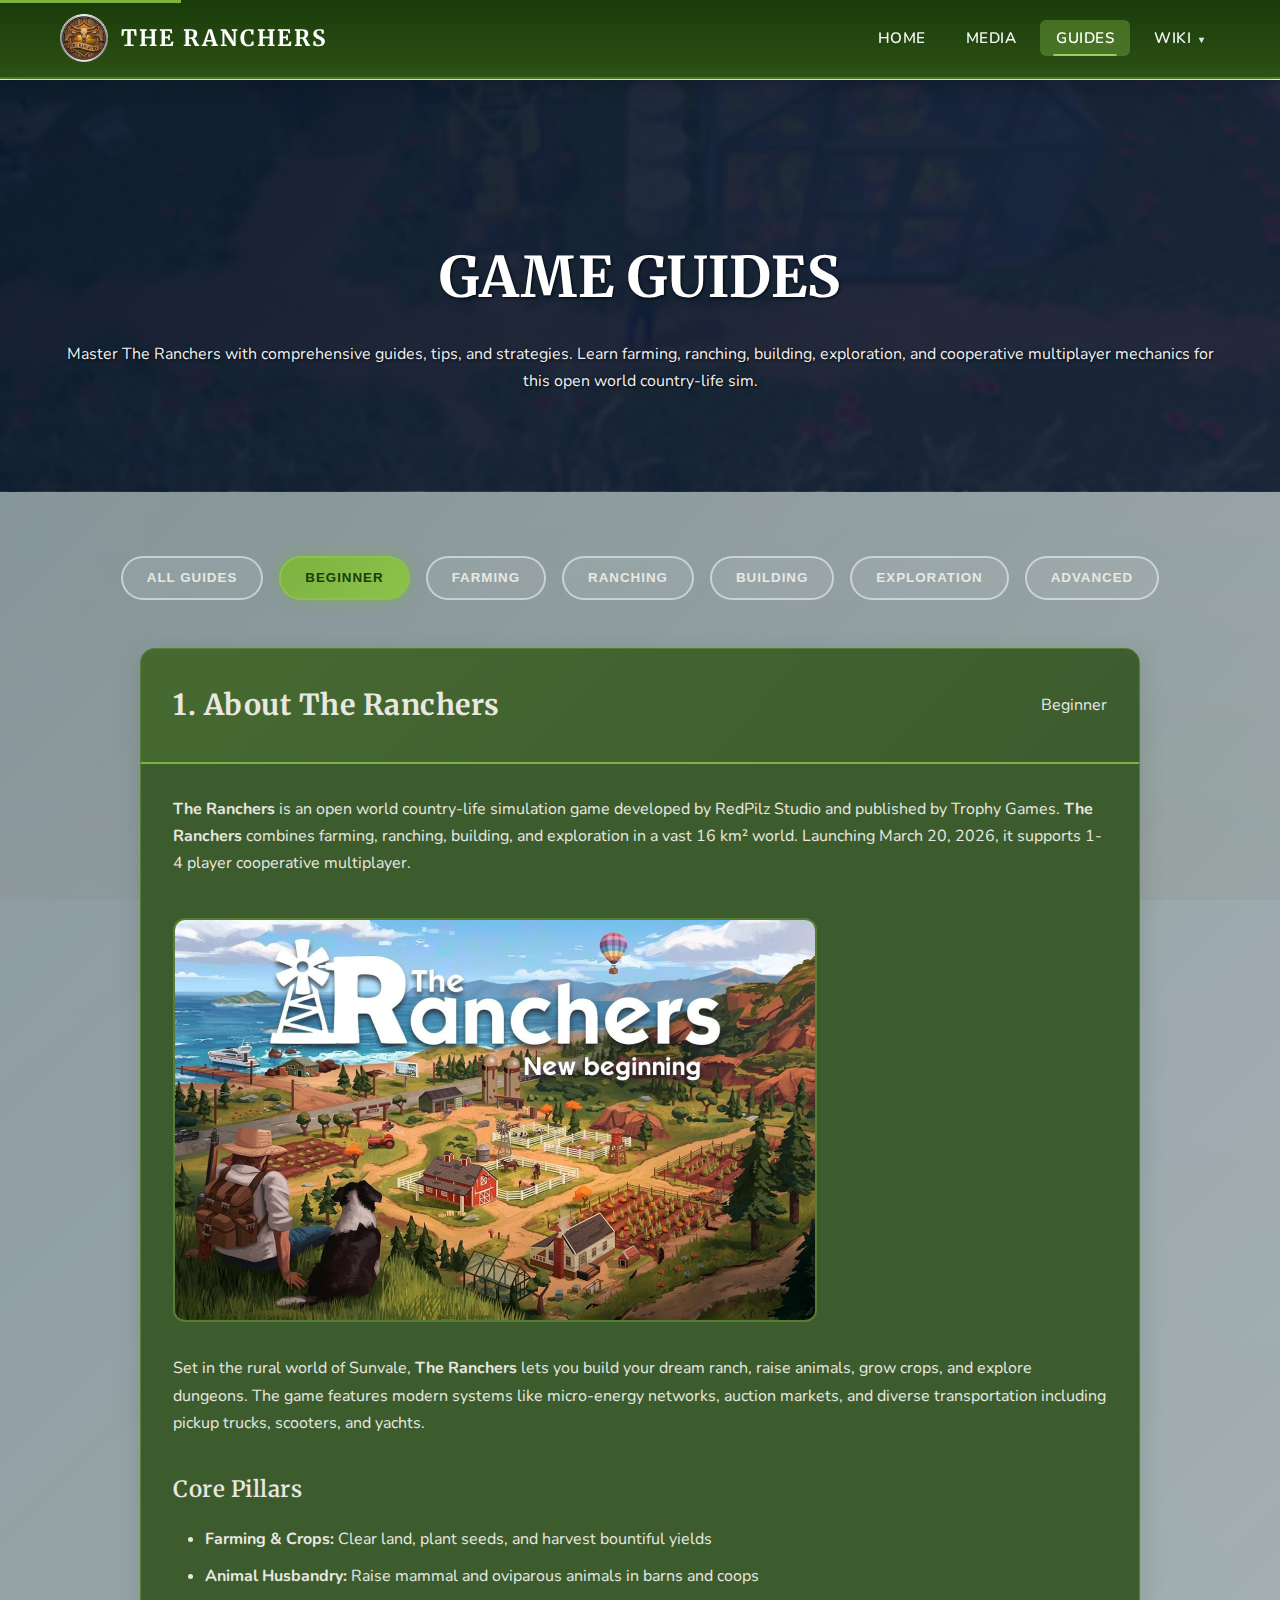
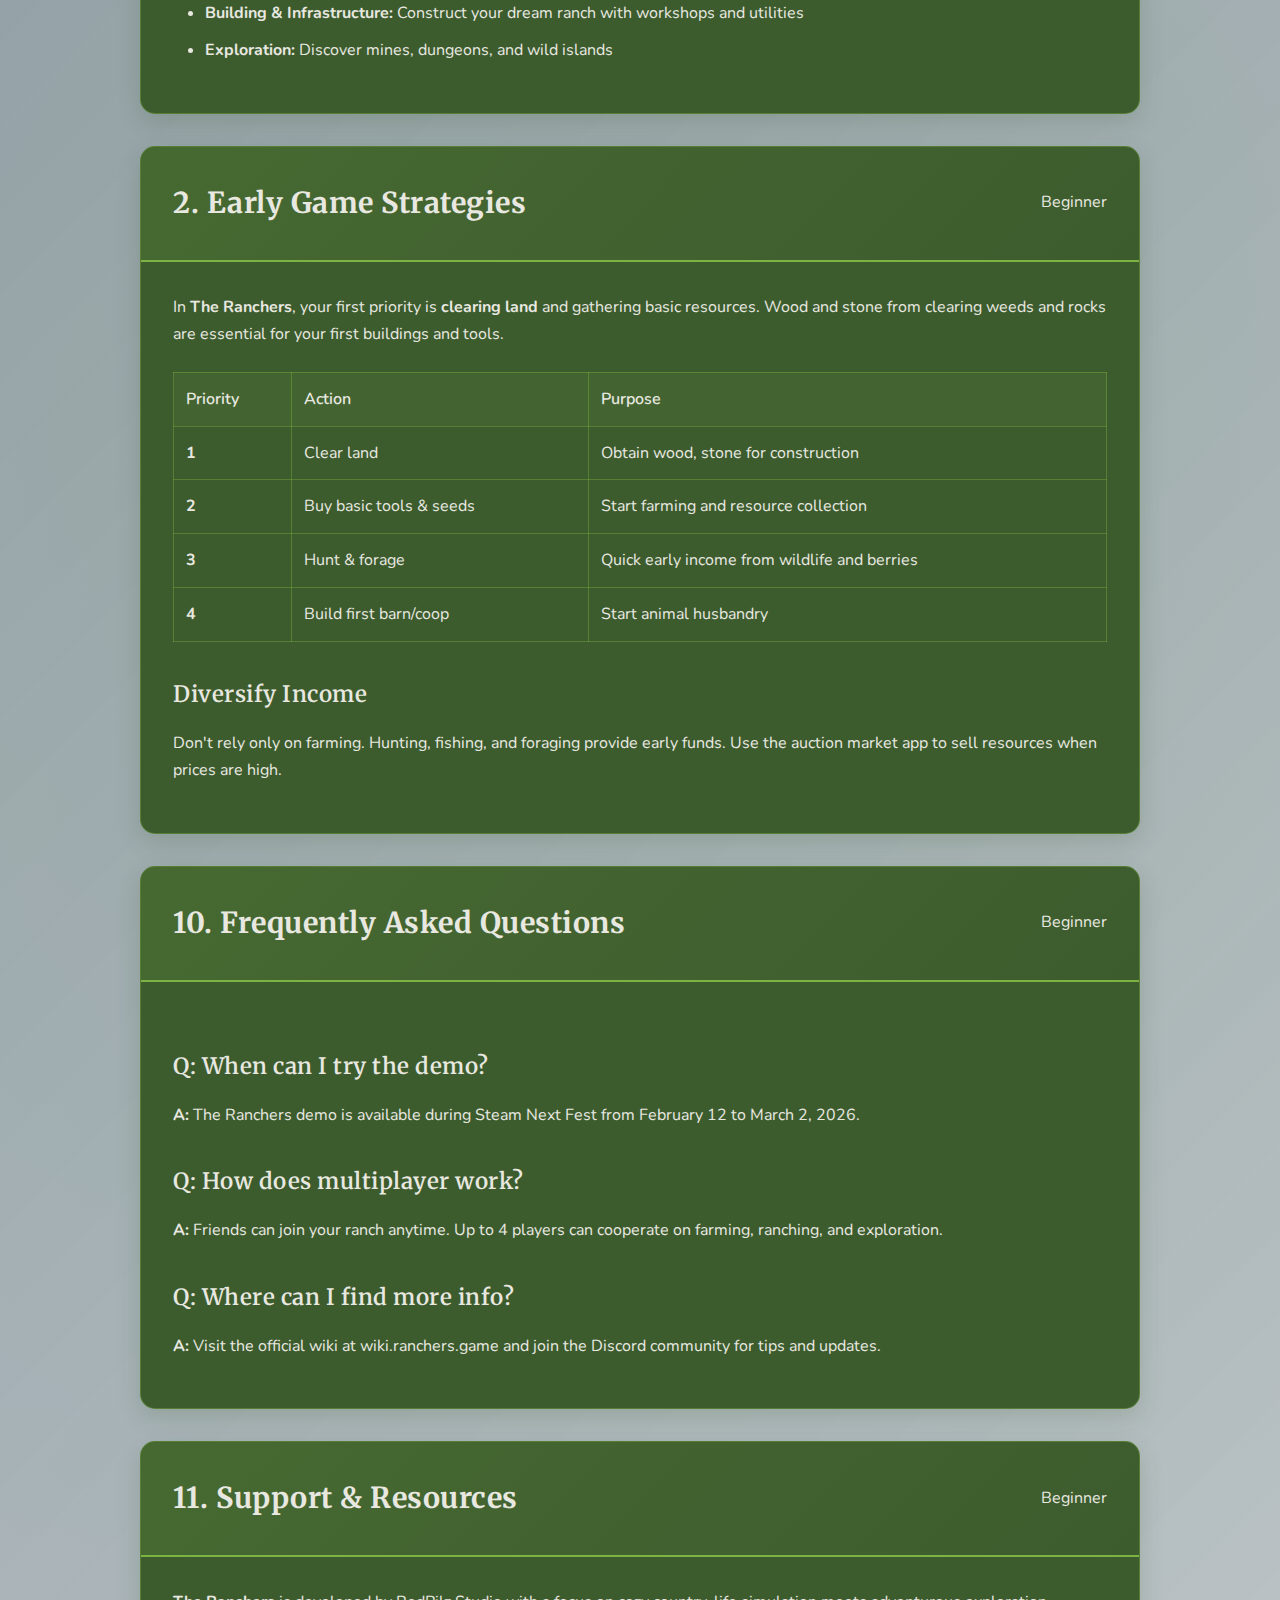
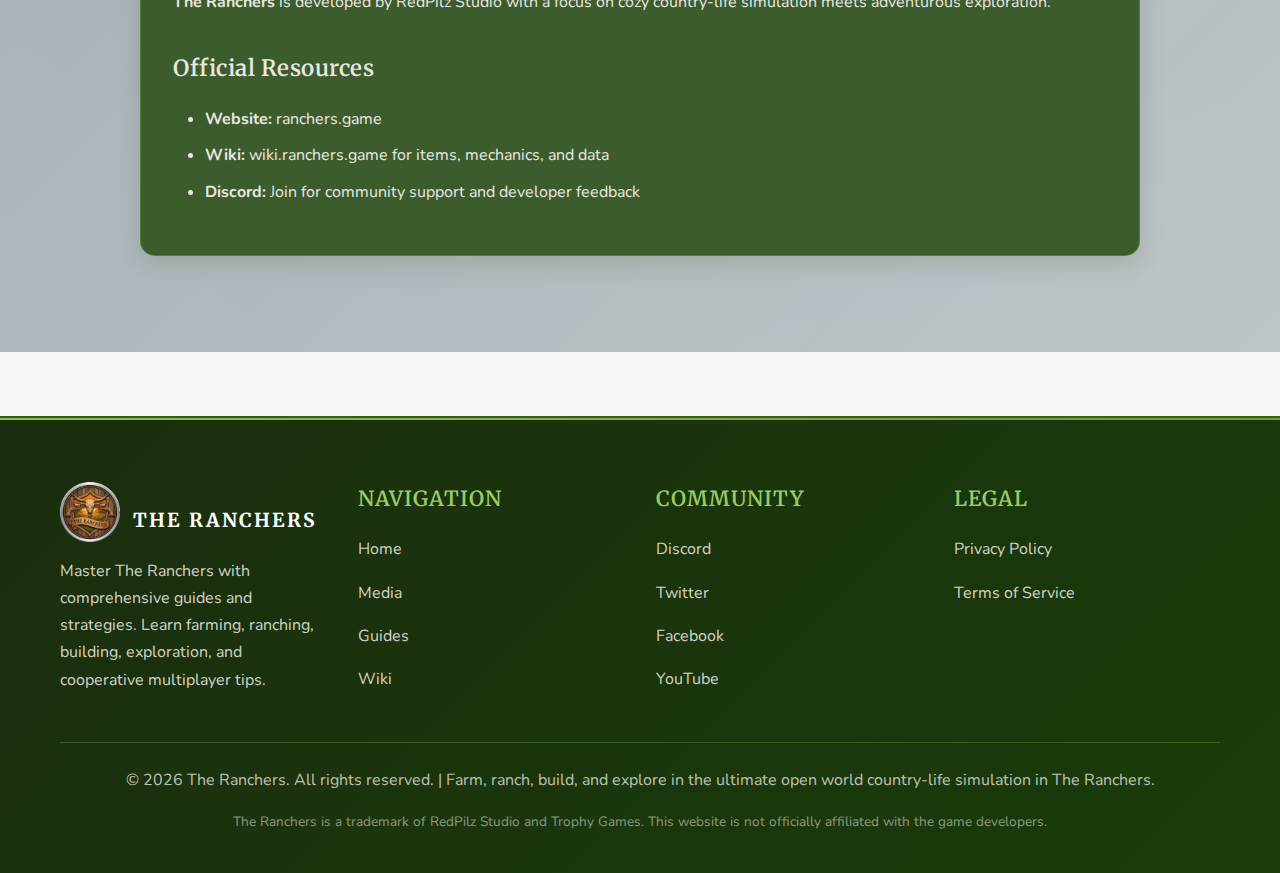
<file: guides.html>
<!DOCTYPE html>
<html lang="en">
<head>
    <meta charset="UTF-8">
    <meta name="viewport" content="width=device-width, initial-scale=1.0">
    <title>The Ranchers Guides - Game Tips, Strategies & Walkthroughs</title>
    <meta name="description" content="Master The Ranchers with comprehensive guides, tips, and strategies. Learn farming, ranching, building, exploration, and multiplayer gameplay mechanics in The Ranchers.">
    <meta name="keywords" content="The Ranchers guides, The Ranchers tips, The Ranchers strategies, The Ranchers walkthrough, farming sim guide, The Ranchers tutorial, The Ranchers gameplay guide">
    
    <!-- Open Graph / Facebook -->
    <meta property="og:type" content="website">
    <meta property="og:url" content="https://the-ranchers.com/guides">
    <meta property="og:title" content="The Ranchers Guides - Game Tips, Strategies & Walkthroughs">
    <meta property="og:description" content="Master The Ranchers with comprehensive guides, tips, and strategies for farming, ranching, and exploration.">
    <meta property="og:image" content="https://the-ranchers.com/static/logo.png">
    
    <!-- Twitter -->
    <meta name="twitter:card" content="summary_large_image">
    <meta name="twitter:title" content="The Ranchers Guides - Game Tips & Strategies">
    <meta name="twitter:description" content="Master The Ranchers with comprehensive guides, tips, and strategies for farming, ranching, and exploration.">
    <meta name="twitter:image" content="https://the-ranchers.com/static/logo.png">
    
    <!-- Favicon -->
    <link rel="icon" type="image/x-icon" href="https://the-ranchers.com/static/favicon.ico">
    <link rel="shortcut icon" type="image/x-icon" href="https://the-ranchers.com/static/favicon.ico">
    <link rel="apple-touch-icon" sizes="180x180" href="https://the-ranchers.com/static/logo.png">
    <link rel="icon" type="image/png" sizes="32x32" href="https://the-ranchers.com/static/logo.png">
    <link rel="icon" type="image/png" sizes="16x16" href="https://the-ranchers.com/static/logo.png">
    
    <!-- Canonical -->
    <link rel="canonical" href="https://the-ranchers.com/guides">
    
    <!-- Resource Hints for Performance -->
    <link rel="preconnect" href="https://www.googletagmanager.com">
    <link rel="preconnect" href="https://www.youtube.com">
    <link rel="dns-prefetch" href="https://fonts.googleapis.com">
    <link rel="preload" href="static/base.css" as="style">
    <link rel="preload" href="static/logo.png" as="image">
    
    <!-- Styles -->
    <link rel="stylesheet" href="static/base.css?v=1.0.0">
    
    <!-- Microsoft Validation -->
    <meta name="msvalidate.01" content="B362957FC36C5EDDD6079B6D78330424">
    
    <!-- IndexNow -->
    <meta name="yandex-verification" content="ac3bab6ab9ebd3d4" />
    <meta name="IndexNow-Key" content="B362957FC36C5EDDD6079B6D78330424">
    <meta name="IndexNow-Url" content="https://the-ranchers.com/guides">
    
    <!-- Google Analytics -->
    <script async src="https://www.googletagmanager.com/gtag/js?id=G-4F6RRRBVRF"></script>
    <script>
      window.dataLayer = window.dataLayer || [];
      function gtag(){dataLayer.push(arguments);}
      gtag('js', new Date());
    
      gtag('config', 'G-4F6RRRBVRF');
    </script>
    <script async src="https://pagead2.googlesyndication.com/pagead/js/adsbygoogle.js?client=ca-pub-3143538773884507"
    crossorigin="anonymous"></script>
    <script type="application/ld+json">
    {"@context":"https://schema.org","@type":"WebPage","name":"The Ranchers Guides - Game Tips, Strategies & Walkthroughs","description":"Master The Ranchers with comprehensive guides, tips, and strategies for farming, ranching, building, and exploration.","url":"https://the-ranchers.com/guides"}
    </script>
    <style>
        .guides-hero {
            background: linear-gradient(135deg, rgba(10, 26, 46, 0.95), rgba(22, 33, 62, 0.90)), 
                        url('static/images/media/744d17_31520339d6714231b446288b4da557bc~mv2.png');
            background-size: cover;
            background-position: center;
            color: var(--secondary-color);
            padding: 150px 0 80px;
            text-align: center;
            position: relative;
        }

        .news-hero h1 {
            font-size: 3.5rem;
            margin-bottom: 1rem;
            text-shadow: 2px 2px 4px rgba(0, 0, 0, 0.5);
            font-weight: 800;
        }

        .news-hero p {
            font-size: 1.3rem;
            color: var(--light-accent);
            max-width: 600px;
            margin: 0 auto;
        }

        .news-content {
            padding: 4rem 0;
            background: linear-gradient(135deg, rgba(30, 60, 80, 0.5), rgba(50, 80, 100, 0.3)),
                        radial-gradient(circle at 50% 50%, rgba(124, 179, 66, 0.1), transparent);
        }

        .news-tabs {
            display: flex;
            justify-content: center;
            margin-bottom: 3rem;
            flex-wrap: wrap;
            gap: 1rem;
        }

        .news-tab {
            background: rgba(255, 255, 255, 0.08);
            border: 2px solid rgba(255, 255, 255, 0.5);
            color: #e8e8e0;
            padding: 0.8rem 1.5rem;
            border-radius: 25px;
            cursor: pointer;
            transition: all 0.3s ease;
            font-weight: 600;
            text-transform: uppercase;
            letter-spacing: 1px;
        }

        .news-tab:hover {
            background: rgba(255, 255, 255, 0.15);
            border-color: rgba(255, 255, 255, 0.8);
            color: #fff;
        }

        .news-tab.active {
            background: linear-gradient(135deg, #7cb342 0%, #8bc34a 100%);
            border-color: #8bc34a;
            color: #1a3c0a;
            box-shadow: 0 0 15px rgba(124, 179, 66, 0.5);
        }

        .news-list {
            max-width: 1000px;
            margin: 0 auto;
        }

        .news-item {
            background: var(--secondary-color);
            border-radius: 15px;
            box-shadow: 0 8px 25px var(--shadow-color);
            margin-bottom: 2rem;
            overflow: hidden;
            border: 1px solid var(--border-color);
            transition: transform 0.3s ease, box-shadow 0.3s ease;
        }

        .news-item:hover {
            transform: translateY(-5px);
            box-shadow: 0 15px 40px var(--shadow-color);
        }

        .news-item-header {
            padding: 2rem 2rem 1rem;
            border-bottom: 1px solid var(--border-color);
        }

        .news-category {
            display: inline-block;
            background: linear-gradient(135deg, #7cb342 0%, #8bc34a 100%);
            color: #ffffff;
            padding: 0.3rem 0.8rem;
            border-radius: 15px;
            font-size: 0.8rem;
            font-weight: 700;
            text-transform: uppercase;
            letter-spacing: 1px;
            margin-bottom: 1rem;
            box-shadow: 0 0 10px rgba(124, 179, 66, 0.4);
        }

        .news-title {
            font-size: 1.5rem;
            color: #ffffff;
            margin-bottom: 0.5rem;
            font-weight: 600;
            line-height: 1.3;
        }

        .news-title a {
            color: #ffffff;
            text-decoration: none;
            transition: color 0.3s ease;
        }

        .news-title a:hover {
            color: var(--accent-color);
            text-shadow: none;
        }

        .news-date {
            color: var(--text-color);
            font-size: 0.9rem;
            opacity: 0.7;
        }

        .news-item-content {
            padding: 1rem 2rem 2rem;
        }

        .news-excerpt {
            color: var(--text-color);
            line-height: 1.7;
            margin-bottom: 1.5rem;
        }

        .news-image {
            width: 100%;
            height: 200px;
            object-fit: cover;
            border-radius: 10px;
            margin-bottom: 1rem;
            filter: brightness(1.05) saturate(1.1) contrast(1.05);
            transition: transform 0.3s ease;
        }

        .news-image:hover {
            transform: scale(1.02);
        }

        .guide-image {
            max-width: 100%;
            border-radius: 12px;
            margin: 1.5rem 0;
            border: 2px solid rgba(124, 179, 66, 0.4);
        }

        /* Guide Content Styles */
        .guides-content {
            max-width: 1000px;
            margin: 0 auto;
        }

        .guide-section {
            background: var(--secondary-color);
            border-radius: 15px;
            box-shadow: 0 8px 25px var(--shadow-color);
            margin-bottom: 2rem;
            overflow: hidden;
            border: 1px solid var(--border-color);
            transition: transform 0.3s ease, box-shadow 0.3s ease;
        }

        .guide-section:hover {
            box-shadow: 0 15px 40px var(--shadow-color);
        }

        .guide-section-header {
            padding: 2rem;
            background: linear-gradient(135deg, rgba(124, 179, 66, 0.15), rgba(61, 92, 46, 0.08));
            border-bottom: 2px solid var(--accent-color);
            display: flex;
            justify-content: space-between;
            align-items: center;
            cursor: pointer;
        }

        .guide-section-header h2 {
            color: #ffffff;
            font-size: 1.8rem;
            margin: 0;
            font-weight: 700;
        }

        .guide-section-body {
            padding: 2rem;
            color: var(--text-color);
            line-height: 1.8;
        }

        .guide-section-body h3 {
            color: var(--accent-color);
            font-size: 1.4rem;
            margin-top: 2rem;
            margin-bottom: 1rem;
            font-weight: 600;
        }

        .guide-section-body h4 {
            color: var(--light-accent);
            font-size: 1.2rem;
            margin-top: 1.5rem;
            margin-bottom: 0.75rem;
            font-weight: 600;
        }

        .guide-section-body ul,
        .guide-section-body ol {
            margin: 1rem 0;
            padding-left: 2rem;
        }

        .guide-section-body li {
            margin: 0.5rem 0;
        }

        .guide-section-body table {
            width: 100%;
            border-collapse: collapse;
            margin: 1.5rem 0;
        }

        .guide-section-body table th,
        .guide-section-body table td {
            padding: 0.75rem;
            border: 1px solid var(--border-color);
            text-align: left;
        }

        .guide-section-body table th {
            background: rgba(124, 179, 66, 0.1);
            color: var(--accent-color);
            font-weight: 600;
        }

        .guide-section-body code {
            background: rgba(0, 0, 0, 0.3);
            padding: 0.2rem 0.5rem;
            border-radius: 4px;
            font-family: 'Courier New', monospace;
            font-size: 0.9em;
        }

        .read-more-btn {
            background: linear-gradient(135deg, #7cb342 0%, #8bc34a 100%);
            color: #ffffff;
            padding: 0.6rem 1.2rem;
            border-radius: 6px;
            text-decoration: none;
            font-weight: 700;
            transition: all 0.3s ease;
            display: inline-block;
            box-shadow: 0 0 15px rgba(124, 179, 66, 0.4);
            text-shadow: 0 1px 2px rgba(0, 0, 0, 0.3);
        }

        .read-more-btn:hover {
            background: linear-gradient(135deg, #8bc34a 0%, #7cb342 100%);
            transform: translateY(-2px);
            box-shadow: 0 0 25px rgba(124, 179, 66, 0.6);
        }

        .featured-news {
            background: linear-gradient(135deg, rgba(20, 40, 60, 0.6), rgba(40, 70, 90, 0.4)),
                        radial-gradient(circle at 20% 80%, rgba(124, 179, 66, 0.15), transparent);
            padding: 4rem 0;
        }

        .featured-item {
            background: var(--secondary-color);
            border-radius: 20px;
            overflow: hidden;
            box-shadow: 0 15px 40px var(--shadow-color);
            border: 1px solid var(--border-color);
        }

        .featured-image {
            width: 100%;
            height: 300px;
            object-fit: cover;
        }

        .featured-content {
            padding: 2rem;
        }

        .featured-category {
            background: linear-gradient(135deg, #7cb342 0%, #8bc34a 100%);
            color: #ffffff;
            padding: 0.4rem 1rem;
            border-radius: 20px;
            font-size: 0.9rem;
            font-weight: 700;
            text-transform: uppercase;
            display: inline-block;
            margin-bottom: 1rem;
            box-shadow: 0 0 15px rgba(124, 179, 66, 0.4);
        }

        .featured-title {
            font-size: 2rem;
            color: #ffffff;
            margin-bottom: 1rem;
            font-weight: 700;
            line-height: 1.2;
        }

        .featured-excerpt {
            color: var(--text-color);
            line-height: 1.7;
            margin-bottom: 2rem;
            font-size: 1.1rem;
        }

        .pagination {
            display: flex;
            justify-content: center;
            margin-top: 3rem;
            gap: 1rem;
        }

        .pagination button {
            background: var(--secondary-color);
            border: 2px solid var(--accent-color);
            color: var(--accent-color);
            padding: 0.8rem 1.2rem;
            border-radius: 8px;
            cursor: pointer;
            transition: all 0.3s ease;
            font-weight: 600;
        }

        .pagination button:hover,
        .pagination button.active {
            background: var(--accent-color);
            color: var(--secondary-color);
        }

        .pagination button:disabled {
            opacity: 0.5;
            cursor: not-allowed;
        }

        @media (max-width: 768px) {
            .news-hero h1 {
                font-size: 2.5rem;
            }

            .news-hero p {
                font-size: 1.1rem;
            }

            .news-tabs {
                flex-direction: column;
                align-items: center;
            }

            .news-tab {
                width: 100%;
                max-width: 220px;
                text-align: center;
            }

            .news-item-header,
            .news-item-content {
                padding: 1.5rem;
            }

            .featured-title {
                font-size: 1.5rem;
            }
        }
    </style>
</head>
<body>
    <a href="#main-content" class="skip-link">Skip to main content</a>
    <header>
        <div class="container">
            <nav>
                <div class="logo">
                    <img src="static/logo.png" alt="The Ranchers Logo">
                    <span class="logo-text">THE RANCHERS</span>
                </div>
                <button class="mobile-menu-btn" aria-label="Toggle mobile menu" aria-expanded="false" aria-controls="mobile-menu">
                    <span></span>
                    <span></span>
                    <span></span>
                </button>
                <ul role="menubar">
                    <li role="none"><a href="/" role="menuitem">Home</a></li>
                    <li role="none"><a href="/media" role="menuitem">Media</a></li>
                    <li role="none"><a href="/guides" class="active" role="menuitem" aria-current="page">Guides</a></li>
                    <li role="none" class="dropdown">
                        <a href="/wiki" role="menuitem">Wiki</a>
                        <ul class="dropdown-menu">
                            <li><a href="/wiki-animals">Animals</a></li>
                            <li><a href="/wiki-buildings">Buildings</a></li>
                            <li><a href="/wiki-vehicles">Vehicles</a></li>
                            <li><a href="/wiki-items">Items</a></li>
                        </ul>
                    </li>
                </ul>
            </nav>
        </div>
        <div class="mobile-menu" id="mobile-menu" aria-label="Mobile navigation menu">
            <button class="close-menu" aria-label="Close mobile menu">&times;</button>
            <ul role="menubar">
                <li role="none"><a href="/" role="menuitem">Home</a></li>
                <li role="none"><a href="/media" role="menuitem">Media</a></li>
                <li role="none"><a href="/guides" role="menuitem">Guides</a></li>
                <li role="none"><a href="/wiki" role="menuitem">Wiki</a></li>
            </ul>
        </div>
    </header>

    <main id="main-content">
        
        <!-- Guides Hero -->
        <section class="guides-hero">
            <div class="container">
                <h1>GAME GUIDES</h1>
                <p>Master The Ranchers with comprehensive guides, tips, and strategies. Learn farming, ranching, building, exploration, and cooperative multiplayer mechanics for this open world country-life sim.</p>
            </div>
        </section>
        <script async="async" data-cfasync="false" src="https://pl28720431.effectivegatecpm.com/e540dd8bc740a5e467841b883318d7bc/invoke.js"></script>
<div id="container-e540dd8bc740a5e467841b883318d7bc"></div>
        <!-- Guides Content -->
        <section class="news-content">
            <div class="container">
                <!-- Guide Categories -->
                <div class="news-tabs">
                    <button class="news-tab" data-category="all">All Guides</button>
                    <button class="news-tab active" data-category="beginner">Beginner</button>
                    <button class="news-tab" data-category="farming">Farming</button>
                    <button class="news-tab" data-category="ranching">Ranching</button>
                    <button class="news-tab" data-category="building">Building</button>
                    <button class="news-tab" data-category="exploration">Exploration</button>
                    <button class="news-tab" data-category="advanced">Advanced</button>
                </div>

                <!-- Guides Content - Direct Display -->
                <div class="guides-content">
                    <!-- Game Introduction -->
                    <div class="guide-section" data-category="beginner">
                        <div class="guide-section-header">
                            <h2>1. About The Ranchers</h2>
                            <span class="guide-category">Beginner</span>
                        </div>
                        <div class="guide-section-body">
                            <p><strong>The Ranchers</strong> is an open world country-life simulation game developed by RedPilz Studio and published by Trophy Games. <strong>The Ranchers</strong> combines farming, ranching, building, and exploration in a vast 16 km² world. Launching March 20, 2026, it supports 1-4 player cooperative multiplayer.</p>
                            
                            <img src="static/images/media/165718457564_n.png" alt="The Ranchers open world countryside" class="guide-image">
                            
                            <p>Set in the rural world of Sunvale, <strong>The Ranchers</strong> lets you build your dream ranch, raise animals, grow crops, and explore dungeons. The game features modern systems like micro-energy networks, auction markets, and diverse transportation including pickup trucks, scooters, and yachts.</p>
                            
                            <h3>Core Pillars</h3>
                            <ul>
                                <li><strong>Farming & Crops:</strong> Clear land, plant seeds, and harvest bountiful yields</li>
                                <li><strong>Animal Husbandry:</strong> Raise mammal and oviparous animals in barns and coops</li>
                                <li><strong>Building & Infrastructure:</strong> Construct your dream ranch with workshops and utilities</li>
                                <li><strong>Exploration:</strong> Discover mines, dungeons, and wild islands</li>
                            </ul>
                        </div>
                    </div>

                    <!-- Early Game -->
                    <div class="guide-section" data-category="beginner">
                        <div class="guide-section-header">
                            <h2>2. Early Game Strategies</h2>
                            <span class="guide-category">Beginner</span>
                        </div>
                        <div class="guide-section-body">
                            <p>In <strong>The Ranchers</strong>, your first priority is <strong>clearing land</strong> and gathering basic resources. Wood and stone from clearing weeds and rocks are essential for your first buildings and tools.</p>
                            
                            <table>
                                <thead>
                                    <tr>
                                        <th>Priority</th>
                                        <th>Action</th>
                                        <th>Purpose</th>
                                    </tr>
                                </thead>
                                <tbody>
                                    <tr>
                                        <td><strong>1</strong></td>
                                        <td>Clear land</td>
                                        <td>Obtain wood, stone for construction</td>
                                    </tr>
                                    <tr>
                                        <td><strong>2</strong></td>
                                        <td>Buy basic tools & seeds</td>
                                        <td>Start farming and resource collection</td>
                                    </tr>
                                    <tr>
                                        <td><strong>3</strong></td>
                                        <td>Hunt & forage</td>
                                        <td>Quick early income from wildlife and berries</td>
                                    </tr>
                                    <tr>
                                        <td><strong>4</strong></td>
                                        <td>Build first barn/coop</td>
                                        <td>Start animal husbandry</td>
                                    </tr>
                                </tbody>
                            </table>

                            <h3>Diversify Income</h3>
                            <p>Don't rely only on farming. Hunting, fishing, and foraging provide early funds. Use the auction market app to sell resources when prices are high.</p>
                        </div>
                    </div>

                    <!-- Farming Guide -->
                    <div class="guide-section" data-category="farming">
                        <div class="guide-section-header">
                            <h2>3. Farming & Crop Management</h2>
                            <span class="guide-category">Farming</span>
                        </div>
                        <div class="guide-section-body">
                            <p>Farming in <strong>The Ranchers</strong> is your core income source. Start with basic seeds and expand as you upgrade tools.</p>
                            
                            <img src="static/images/media/744d17_31520339d6714231b446288b4da557bc~mv2.png" alt="The Ranchers farming and crop management" class="guide-image">
                            
                            <h3>Key Tips</h3>
                            <ul>
                                <li><strong>Clear land first:</strong> Remove weeds and rocks to free space for planting</li>
                                <li><strong>Use fertilizers:</strong> Boost yields and grow higher-quality crops</li>
                                <li><strong>Upgrade at Lina's Tools:</strong> Better tools = faster harvesting and larger fields</li>
                                <li><strong>Plan seasons:</strong> Some crops thrive in specific seasons—check the calendar</li>
                                <li><strong>Water coverage:</strong> Ensure water towers cover your fields for irrigation</li>
                            </ul>
                        </div>
                    </div>

                    <!-- Building & Energy -->
                    <div class="guide-section" data-category="building">
                        <div class="guide-section-header">
                            <h2>4. Building & Energy Systems</h2>
                            <span class="guide-category">Building</span>
                        </div>
                        <div class="guide-section-body">
                            <p><strong>The Ranchers</strong> features micro-energy systems. Install wind turbines and solar panels to power your ranch. Sign utility contracts to sell excess electricity to the village for passive income.</p>
                            
                            <img src="static/images/media/watertower_coverage.png" alt="The Ranchers water tower and building systems" class="guide-image">
                            
                            <h3>Building Priorities</h3>
                            <ul>
                                <li><strong>Water towers:</strong> Essential for crops and animal care—expand coverage early</li>
                                <li><strong>Workshops:</strong> Craft tools, upgrades, and building materials</li>
                                <li><strong>Energy systems:</strong> Wind turbines and solar panels for passive income</li>
                            </ul>
                            <h3>Transportation</h3>
                            <p>Prioritize getting a pickup truck. The map is huge, and vehicles dramatically improve movement speed and cargo capacity for hauling crops and resources.</p>
                        </div>
                    </div>

                    <!-- Ranching Guide -->
                    <div class="guide-section" data-category="ranching">
                        <div class="guide-section-header">
                            <h2>5. Ranching & Animal Care</h2>
                            <span class="guide-category">Ranching</span>
                        </div>
                        <div class="guide-section-body">
                            <p><strong>The Ranchers</strong> features mammal animals (barns) and oviparous animals (coops). Each animal type has unique needs. Build housing before buying animals, and keep them fed and cared for to maximize production.</p>
                            
                            <img src="static/images/media/big_coop_interior.png" alt="The Ranchers barn and coop interior" class="guide-image">
                            
                            <h3>Animal Care Tips</h3>
                            <ul>
                                <li><strong>Barns:</strong> House cows, goats, sheep, rabbits—install Auto-Feeding Kit to automate</li>
                                <li><strong>Coops:</strong> House chickens—small, medium, big, and deluxe sizes available</li>
                                <li><strong>Water:</strong> Ensure water towers cover barn and coop areas</li>
                                <li><strong>Breeding:</strong> Keep roosters for fertilized eggs; breed mammals for herd growth</li>
                            </ul>
                        </div>
                    </div>

                    <!-- Exploration Guide -->
                    <div class="guide-section" data-category="exploration">
                        <div class="guide-section-header">
                            <h2>6. Dungeon & Exploration</h2>
                            <span class="guide-category">Exploration</span>
                        </div>
                        <div class="guide-section-body">
                            <p>Dungeons and ruins in <strong>The Ranchers</strong> contain dangerous monsters and rare resources. Upgrade survival skills before venturing deep. Carry both ranged and melee weapons—ammo may be limited underground.</p>
                            
                            <img src="static/images/media/744d17_69a2285bbd6a4c1e971834f2cf6ffd29~mv2.png" alt="The Ranchers open world exploration" class="guide-image">
                            
                            <h3>Exploration Tips</h3>
                            <ul>
                                <li><strong>Mines & dungeons:</strong> Bring healing items and upgraded weapons</li>
                                <li><strong>Wild islands:</strong> Use the yacht to reach remote locations</li>
                                <li><strong>Shipwrecks:</strong> Explore for rare loot and resources</li>
                                <li><strong>Transport:</strong> Horse, scooter, pickup truck, or yacht—choose based on terrain</li>
                            </ul>
                        </div>
                    </div>

                    <!-- Auction Market -->
                    <div class="guide-section" data-category="advanced">
                        <div class="guide-section-header">
                            <h2>7. Auction Market & Trading</h2>
                            <span class="guide-category">Advanced</span>
                        </div>
                        <div class="guide-section-body">
                            <p>The <strong>auction market</strong> in The Ranchers lets you buy and sell resources to other players. Use the companion mobile app to monitor prices. Sell scarce resources when demand is high for maximum profit.</p>
                            
                            <h3>Trading Strategy</h3>
                            <ul>
                                <li>Monitor price fluctuations on the mobile app</li>
                                <li>Stockpile scarce resources and sell when prices peak</li>
                                <li>Buy low from NPCs, sell high to players on the auction</li>
                            </ul>
                        </div>
                    </div>

                    <!-- Social & Marriage -->
                    <div class="guide-section" data-category="advanced">
                        <div class="guide-section-header">
                            <h2>8. Social & Family System</h2>
                            <span class="guide-category">Advanced</span>
                        </div>
                        <div class="guide-section-body">
                            <p>Build relationships with Sunvale villagers. Learn their schedules and gift preferences. High reputation unlocks store discounts and special building permissions. You can marry NPCs and have children who inherit traits.</p>
                        </div>
                    </div>

                    <!-- Automation -->
                    <div class="guide-section" data-category="advanced">
                        <div class="guide-section-header">
                            <h2>9. Late-Game Automation</h2>
                            <span class="guide-category">Advanced</span>
                        </div>
                        <div class="guide-section-body">
                            <p>Endgame goal: <strong>full automation</strong>. Install auto-irrigation and feed dispensers to free yourself from daily chores. Focus on exploring oceans, islands, and deep ruins.</p>
                            
                            <img src="static/images/media/autofeeder_interior.png" alt="The Ranchers automation systems" class="guide-image">
                            
                            <h3>Automation Checklist</h3>
                            <ul>
                                <li>Barn Auto-Feeding Kit for mammal animals</li>
                                <li>Auto-irrigation for crop fields</li>
                                <li>Water tower coverage for all buildings</li>
                                <li>Energy systems for passive income</li>
                            </ul>
                        </div>
                    </div>

                    <!-- FAQ Section -->
                    <div class="guide-section" data-category="beginner">
                        <div class="guide-section-header">
                            <h2>10. Frequently Asked Questions</h2>
                            <span class="guide-category">Beginner</span>
                        </div>
                        <div class="guide-section-body">
                            <h3>Q: When can I try the demo?</h3>
                            <p><strong>A:</strong> The Ranchers demo is available during Steam Next Fest from February 12 to March 2, 2026.</p>
                            
                            <h3>Q: How does multiplayer work?</h3>
                            <p><strong>A:</strong> Friends can join your ranch anytime. Up to 4 players can cooperate on farming, ranching, and exploration.</p>
                            
                            <h3>Q: Where can I find more info?</h3>
                            <p><strong>A:</strong> Visit the official wiki at wiki.ranchers.game and join the Discord community for tips and updates.</p>
                        </div>
                    </div>

                    <!-- Support & Resources -->
                    <div class="guide-section" data-category="beginner">
                        <div class="guide-section-header">
                            <h2>11. Support & Resources</h2>
                            <span class="guide-category">Beginner</span>
                        </div>
                        <div class="guide-section-body">
                            <p><strong>The Ranchers</strong> is developed by RedPilz Studio with a focus on cozy country-life simulation meets adventurous exploration.</p>
                            
                            <h3>Official Resources</h3>
                            <ul>
                                <li><strong>Website:</strong> ranchers.game</li>
                                <li><strong>Wiki:</strong> wiki.ranchers.game for items, mechanics, and data</li>
                                <li><strong>Discord:</strong> Join for community support and developer feedback</li>
                            </ul>
                        </div>
                    </div>
                </div>
            </div>
        </section>
    </main>

    <footer>
        <div class="container">
            <div class="footer-content">
                <div class="footer-logo">
                    <div class="logo">
                        <img src="static/logo.png" alt="The Ranchers Logo">
                        <span class="logo-text">THE RANCHERS</span>
                    </div>
                    <p>Master The Ranchers with comprehensive guides and strategies. Learn farming, ranching, building, exploration, and cooperative multiplayer tips.</p>
                </div>
                <div class="footer-links">
                    <div class="footer-heading">Navigation</div>
                    <ul>
                        <li><a href="/">Home</a></li>
                        <li><a href="/media">Media</a></li>
                        <li><a href="/guides">Guides</a></li>
                        <li><a href="/wiki">Wiki</a></li>
                    </ul>
                </div>
                <div class="footer-links">
                    <div class="footer-heading">Community</div>
                    <ul>
                        <li><a href="https://discord.gg/ranchersgame" target="_blank" rel="noopener">Discord</a></li>
                        <li><a href="https://twitter.com/RanchersGame" target="_blank" rel="noopener">Twitter</a></li>
                        <li><a href="https://www.facebook.com/RanchersGame" target="_blank" rel="noopener">Facebook</a></li>
                        <li><a href="https://www.youtube.com/@RanchersGame" target="_blank" rel="noopener">YouTube</a></li>
                    </ul>
                </div>
                <div class="footer-links">
                    <div class="footer-heading">Legal</div>
                    <ul>
                        <li><a href="/privacy-policy">Privacy Policy</a></li>
                        <li><a href="/terms-of-service">Terms of Service</a></li>
                    </ul>
                </div>
            </div>
            <div class="footer-bottom">
                <p>© 2026 The Ranchers. All rights reserved. | Farm, ranch, build, and explore in the ultimate open world country-life simulation in The Ranchers.</p>
                <p style="margin-top: 0.5rem; font-size: 0.85rem; opacity: 0.7;">
                    The Ranchers is a trademark of RedPilz Studio and Trophy Games. This website is not officially affiliated with the game developers.
                </p>
            </div>
        </div>
    </footer>

    <script src="static/base.js?v=1.0.0"></script>
    <script>
        // Guides Tab Filtering
        let activeCategory = 'beginner'; // Default to beginner category
        
        document.querySelectorAll('.news-tab').forEach(tab => {
            tab.addEventListener('click', () => {
                // Remove active class from all tabs
                document.querySelectorAll('.news-tab').forEach(t => t.classList.remove('active'));
                // Add active class to clicked tab
                tab.classList.add('active');
                
                // Update active category
                activeCategory = tab.dataset.category;
                
                // Apply filtering
                applyFilters();
            });
        });
        
        function applyFilters() {
            const guideSections = document.querySelectorAll('.guide-section');
            
            // Filter by category
            guideSections.forEach(section => {
                if (activeCategory === 'all' || section.dataset.category === activeCategory) {
                    section.style.display = 'block';
                } else {
                    section.style.display = 'none';
                }
            });
        }

        // Mobile Menu
        const mobileMenuBtn = document.querySelector('.mobile-menu-btn');
        const mobileMenu = document.querySelector('.mobile-menu');
        const closeMenu = document.querySelector('.close-menu');

        mobileMenuBtn.addEventListener('click', () => {
            mobileMenu.classList.add('active');
        });

        closeMenu.addEventListener('click', () => {
            mobileMenu.classList.remove('active');
        });

        // Close mobile menu when clicking on a link
        document.querySelectorAll('.mobile-menu a').forEach(link => {
            link.addEventListener('click', () => {
                mobileMenu.classList.remove('active');
            });
        });


        // Initialize filtering
        applyFilters();

        // Add scroll effect to header
        window.addEventListener('scroll', () => {
            const header = document.querySelector('header');
            if (window.scrollY > 100) {
                header.style.background = 'rgba(10, 26, 46, 0.98)';
            } else {
                header.style.background = 'rgba(10, 26, 46, 0.95)';
            }
        });

        // Animation on scroll
        const observerOptions = {
            threshold: 0.1,
            rootMargin: '0px 0px -50px 0px'
        };

        const observer = new IntersectionObserver((entries) => {
            entries.forEach(entry => {
                if (entry.isIntersecting) {
                    entry.target.style.opacity = '1';
                    entry.target.style.transform = 'translateY(0)';
                }
            });
        }, observerOptions);

        // Observe elements for animation
        document.querySelectorAll('.news-item, .featured-item').forEach(el => {
            el.style.opacity = '0';
            el.style.transform = 'translateY(20px)';
            el.style.transition = 'opacity 0.6s ease, transform 0.6s ease';
            observer.observe(el);
        });
    </script>
</body>
</html>
</file>
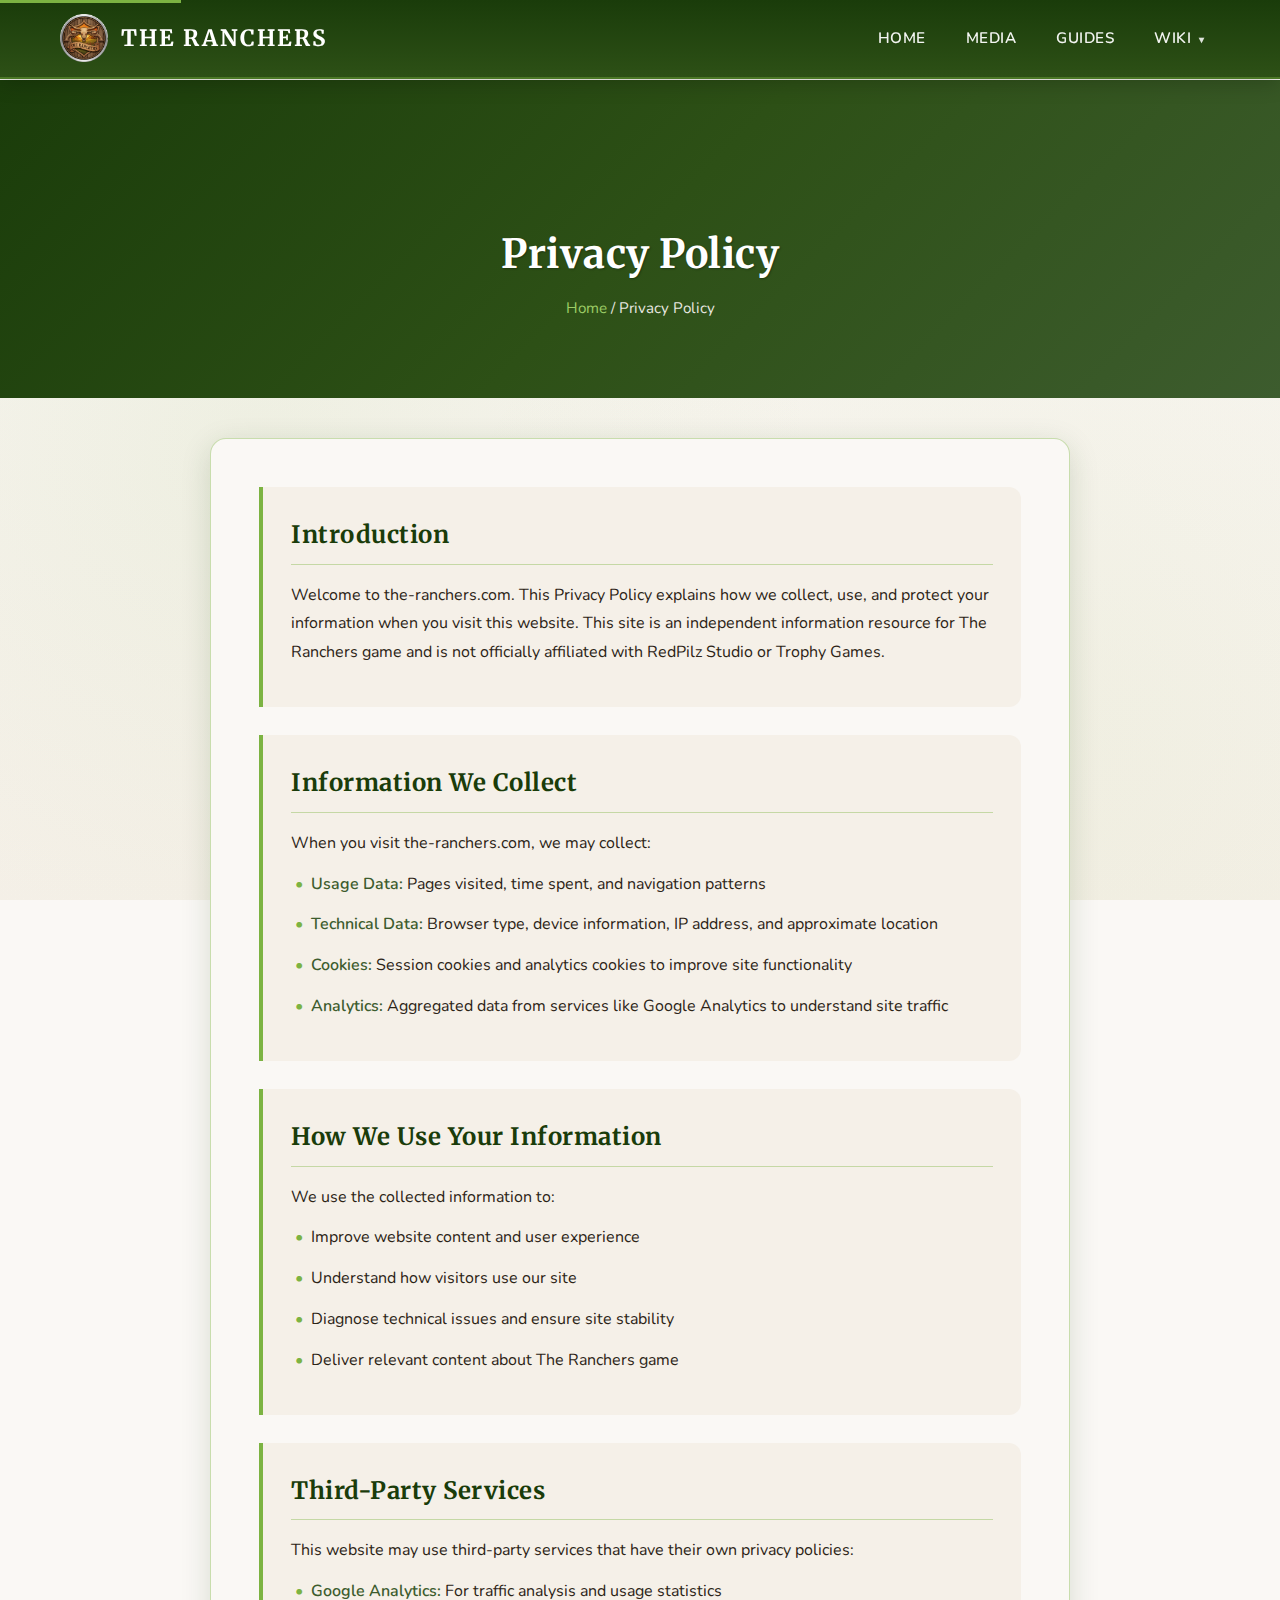
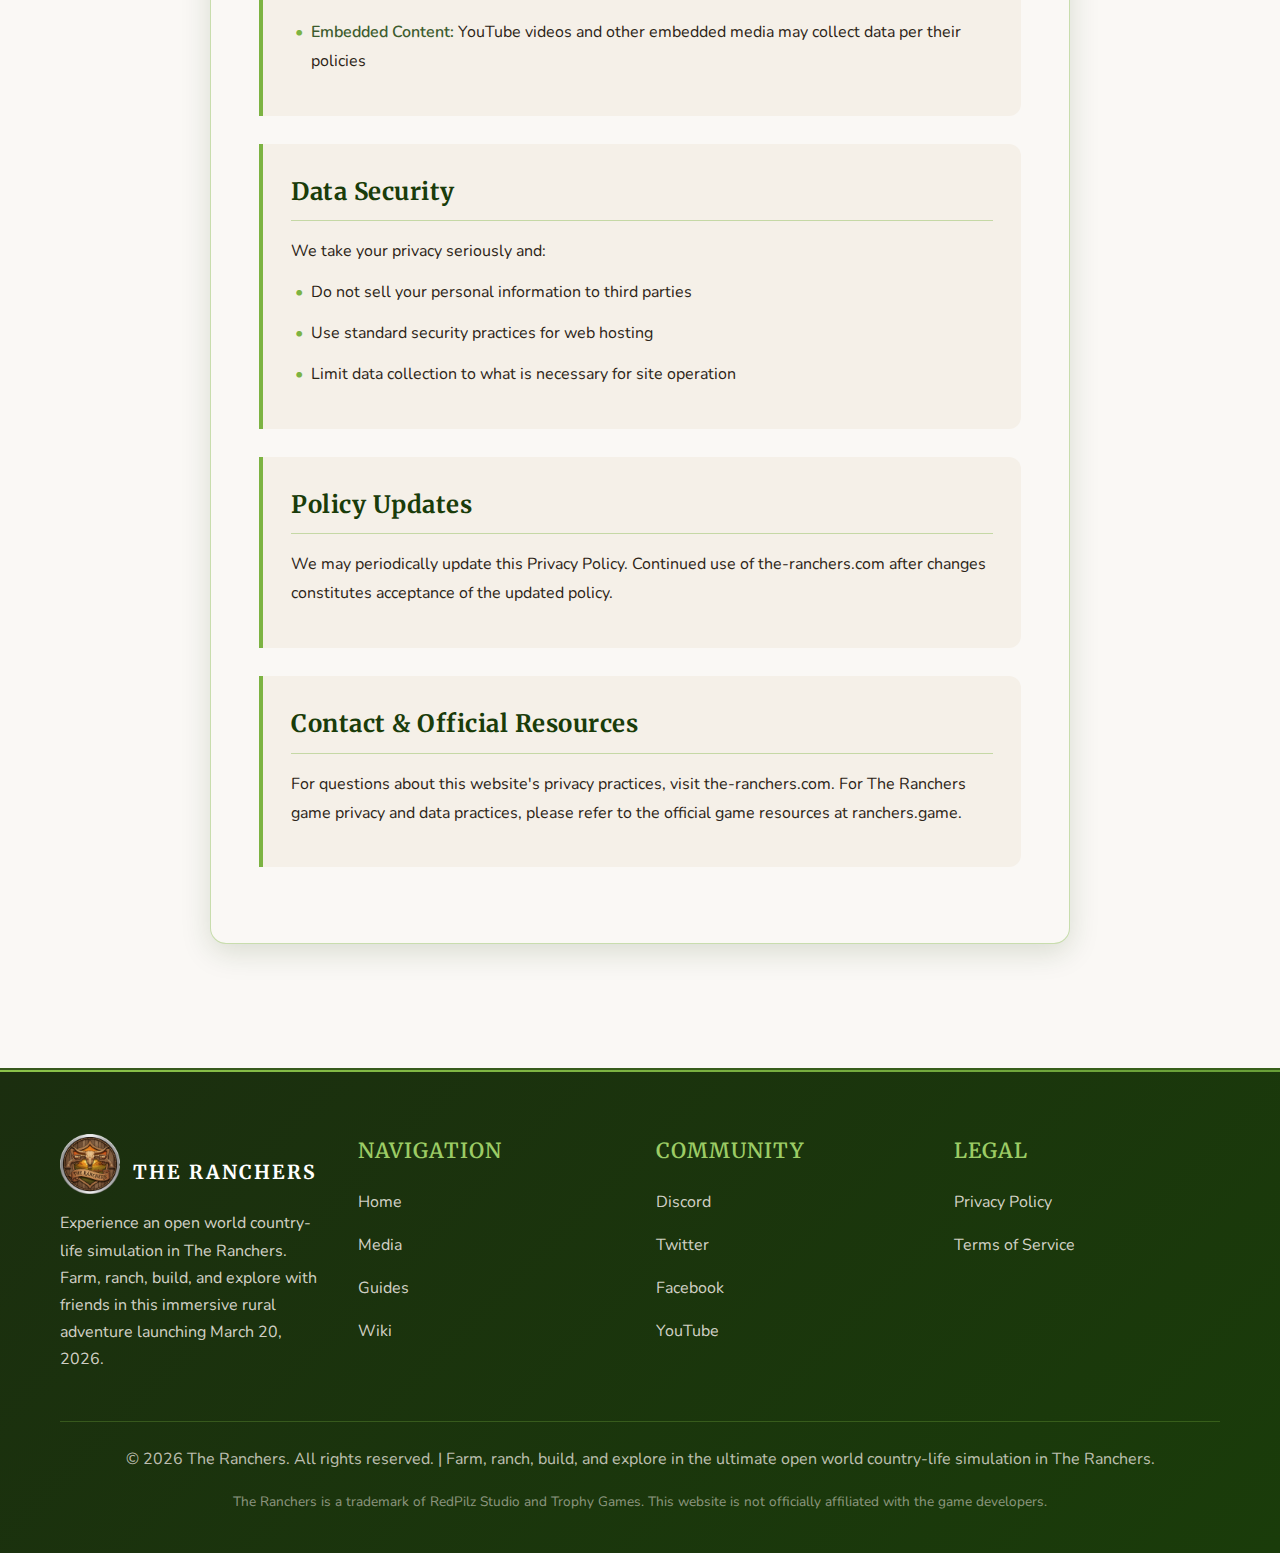
<file: privacy-policy.html>
<!DOCTYPE html>
<html lang="en">
<head>
    <meta charset="UTF-8">
    <meta name="viewport" content="width=device-width, initial-scale=1.0">
    <title>Privacy Policy - The Ranchers</title>
    <meta name="description" content="Privacy Policy for The Ranchers - Learn about how we handle and protect your data">
    <meta name="keywords" content="The Ranchers privacy policy, game privacy, data protection, The Ranchers data policy">
    
    <!-- Open Graph / Facebook -->
    <meta property="og:type" content="website">
    <meta property="og:url" content="https://the-ranchers.com/privacy-policy">
    <meta property="og:title" content="Privacy Policy - The Ranchers">
    <meta property="og:description" content="Privacy Policy for The Ranchers - Learn about how we handle and protect your data">
    <meta property="og:image" content="https://the-ranchers.com/static/logo.png">
    <meta property="og:site_name" content="The Ranchers">
    <meta property="og:locale" content="en_US">
    
    <!-- Twitter -->
    <meta name="twitter:card" content="summary_large_image">
    <meta name="twitter:url" content="https://the-ranchers.com/privacy-policy">
    <meta name="twitter:title" content="Privacy Policy - The Ranchers">
    <meta name="twitter:description" content="Privacy Policy for The Ranchers - Learn about how we handle and protect your data">
    <meta name="twitter:image" content="https://the-ranchers.com/static/logo.png">
    
    <!-- Favicon -->
    <link rel="icon" type="image/x-icon" href="https://the-ranchers.com/static/favicon.ico">
    <link rel="shortcut icon" type="image/x-icon" href="https://the-ranchers.com/static/favicon.ico">
    <link rel="apple-touch-icon" sizes="180x180" href="https://the-ranchers.com/static/logo.png">
    <link rel="icon" type="image/png" sizes="32x32" href="https://the-ranchers.com/static/logo.png">
    <link rel="icon" type="image/png" sizes="16x16" href="https://the-ranchers.com/static/logo.png">
    
    <!-- Canonical -->
    <link rel="canonical" href="https://the-ranchers.com/privacy-policy">
    
    <!-- Resource Hints for Performance -->
    <link rel="preconnect" href="https://www.googletagmanager.com">
    <link rel="preconnect" href="https://www.youtube.com">
    <link rel="dns-prefetch" href="https://fonts.googleapis.com">
    <link rel="preload" href="static/base.css" as="style">
    <link rel="preload" href="static/logo.png" as="image">
    
    <!-- Styles -->
    <link rel="stylesheet" href="static/base.css?v=1.0.0">
    
    <!-- Microsoft Validation -->
    <meta name="msvalidate.01" content="B362957FC36C5EDDD6079B6D78330424">
    
    <!-- IndexNow -->
    <meta name="yandex-verification" content="ac3bab6ab9ebd3d4" />
    <meta name="IndexNow-Key" content="B362957FC36C5EDDD6079B6D78330424">
    <meta name="IndexNow-Url" content="https://the-ranchers.com/privacy-policy">
    
    <!-- Google Analytics -->
    <script async src="https://www.googletagmanager.com/gtag/js?id=G-4F6RRRBVRF"></script>
    <script>
      window.dataLayer = window.dataLayer || [];
      function gtag(){dataLayer.push(arguments);}
      gtag('js', new Date());
    
      gtag('config', 'G-4F6RRRBVRF');
    </script>
    <style>
        .legal-page-hero {
            background: linear-gradient(135deg, #1a3c0a 0%, #2d5016 50%, #3d5c2e 100%);
            padding: 140px 20px 60px;
            text-align: center;
            position: relative;
        }

        .legal-page-hero h1 {
            color: #ffffff;
            font-size: 2.5rem;
            font-weight: 700;
            margin-bottom: 0.5rem;
            text-shadow: 1px 1px 2px rgba(0, 0, 0, 0.3);
        }

        .legal-page-hero .breadcrumb {
            color: #e8e8e0;
            font-size: 0.95rem;
        }

        .legal-page-hero .breadcrumb a {
            color: var(--light-accent);
            text-decoration: none;
        }

        .legal-page-hero .breadcrumb a:hover {
            text-decoration: underline;
        }

        .section-container {
            max-width: 900px;
            margin: 0 auto;
            padding: 40px 20px 60px;
            min-height: 200px;
        }

        .privacy-content {
            background: var(--bg-color);
            border-radius: 16px;
            padding: 48px;
            box-shadow: 0 8px 30px var(--shadow-color);
            border: 1px solid var(--border-color);
        }

        .privacy-content h1 {
            display: none;
        }

        .privacy-section {
            margin-bottom: 28px;
            padding: 28px;
            border-left: 4px solid var(--accent-color);
            background: var(--bg-secondary);
            border-radius: 0 12px 12px 0;
            transition: box-shadow 0.3s ease;
        }

        .privacy-section:hover {
            box-shadow: 0 4px 20px rgba(26, 60, 10, 0.12);
        }

        .privacy-section h2 {
            color: var(--primary-color);
            font-size: 1.5em;
            margin-bottom: 16px;
            font-weight: 700;
            padding-bottom: 8px;
            border-bottom: 1px solid var(--border-color);
        }

        .privacy-section p, 
        .privacy-section li {
            color: var(--text-color);
            line-height: 1.8;
            margin-bottom: 12px;
        }

        .privacy-section ul {
            list-style-type: none;
            padding-left: 20px;
        }

        .privacy-section li::before {
            content: "•";
            color: var(--accent-color);
            font-weight: bold;
            display: inline-block;
            width: 1em;
            margin-left: -1em;
        }

        .privacy-section strong {
            color: var(--secondary-color);
            font-weight: 600;
        }

        @media (max-width: 768px) {
            .legal-page-hero {
                padding: 120px 15px 50px;
            }

            .legal-page-hero h1 {
                font-size: 1.8rem;
            }

            .section-container {
                padding: 30px 15px 50px;
            }

            .privacy-content {
                padding: 28px;
            }

            .privacy-section {
                padding: 20px;
            }

            .privacy-section h2 {
                font-size: 1.3rem;
            }
        }

        @media (max-width: 480px) {
            .legal-page-hero h1 {
                font-size: 1.5rem;
            }

            .privacy-content {
                padding: 20px;
            }

            .privacy-section h2 {
                font-size: 1.1rem;
            }
        }
    </style>
</head>
<body>
    <a href="#main-content" class="skip-link">Skip to main content</a>
    <header>
        <div class="container">
            <nav>
                <div class="logo">
                    <img src="static/logo.png" alt="The Ranchers Logo">
                    <span class="logo-text">THE RANCHERS</span>
                </div>
                <button class="mobile-menu-btn" aria-label="Toggle mobile menu" aria-expanded="false" aria-controls="mobile-menu">
                    <span></span>
                    <span></span>
                    <span></span>
                </button>
                <ul role="menubar">
                    <li role="none"><a href="/" role="menuitem">Home</a></li>
                    <li role="none"><a href="/media" role="menuitem">Media</a></li>
                    <li role="none"><a href="/guides" role="menuitem">Guides</a></li>
                    <li role="none" class="dropdown">
                        <a href="/wiki" role="menuitem">Wiki</a>
                        <ul class="dropdown-menu">
                            <li><a href="/wiki-animals">Animals</a></li>
                            <li><a href="/wiki-buildings">Buildings</a></li>
                            <li><a href="/wiki-vehicles">Vehicles</a></li>
                            <li><a href="/wiki-items">Items</a></li>
                        </ul>
                    </li>
                </ul>
            </nav>
        </div>
        <div class="mobile-menu" id="mobile-menu" aria-label="Mobile navigation menu">
            <button class="close-menu" aria-label="Close mobile menu">&times;</button>
            <ul role="menubar">
                <li role="none"><a href="/" role="menuitem">Home</a></li>
                <li role="none"><a href="/media" role="menuitem">Media</a></li>
                <li role="none"><a href="/guides" role="menuitem">Guides</a></li>
                <li role="none"><a href="/wiki" role="menuitem">Wiki</a></li>
            </ul>
        </div>
    </header>

<main id="main-content">
    <section class="legal-page-hero">
        <h1>Privacy Policy</h1>
        <p class="breadcrumb"><a href="/">Home</a> / Privacy Policy</p>
    </section>
    <div class="section-container">
        <div class="privacy-content">
            
            <div class="privacy-section">
                <h2>Introduction</h2>
                <p>Welcome to the-ranchers.com. This Privacy Policy explains how we collect, use, and protect your information when you visit this website. This site is an independent information resource for The Ranchers game and is not officially affiliated with RedPilz Studio or Trophy Games.</p>
            </div>

            <div class="privacy-section">
                <h2>Information We Collect</h2>
                <p>When you visit the-ranchers.com, we may collect:</p>
                <ul>
                    <li><strong>Usage Data:</strong> Pages visited, time spent, and navigation patterns</li>
                    <li><strong>Technical Data:</strong> Browser type, device information, IP address, and approximate location</li>
                    <li><strong>Cookies:</strong> Session cookies and analytics cookies to improve site functionality</li>
                    <li><strong>Analytics:</strong> Aggregated data from services like Google Analytics to understand site traffic</li>
                </ul>
            </div>

            <div class="privacy-section">
                <h2>How We Use Your Information</h2>
                <p>We use the collected information to:</p>
                <ul>
                    <li>Improve website content and user experience</li>
                    <li>Understand how visitors use our site</li>
                    <li>Diagnose technical issues and ensure site stability</li>
                    <li>Deliver relevant content about The Ranchers game</li>
                </ul>
            </div>

            <div class="privacy-section">
                <h2>Third-Party Services</h2>
                <p>This website may use third-party services that have their own privacy policies:</p>
                <ul>
                    <li><strong>Google Analytics:</strong> For traffic analysis and usage statistics</li>
                    <li><strong>Embedded Content:</strong> YouTube videos and other embedded media may collect data per their policies</li>
                </ul>
            </div>

            <div class="privacy-section">
                <h2>Data Security</h2>
                <p>We take your privacy seriously and:</p>
                <ul>
                    <li>Do not sell your personal information to third parties</li>
                    <li>Use standard security practices for web hosting</li>
                    <li>Limit data collection to what is necessary for site operation</li>
                </ul>
            </div>

            <div class="privacy-section">
                <h2>Policy Updates</h2>
                <p>We may periodically update this Privacy Policy. Continued use of the-ranchers.com after changes constitutes acceptance of the updated policy.</p>
            </div>

            <div class="privacy-section">
                <h2>Contact & Official Resources</h2>
                <p>For questions about this website's privacy practices, visit the-ranchers.com. For The Ranchers game privacy and data practices, please refer to the official game resources at ranchers.game.</p>
            </div>
        </div>
    </div>
</main>

<footer>
    <div class="container">
        <div class="footer-content">
            <div class="footer-logo">
                <div class="logo">
                    <img src="static/logo.png" alt="The Ranchers Logo">
                    <span class="logo-text">THE RANCHERS</span>
                </div>
                <p>Experience an open world country-life simulation in The Ranchers. Farm, ranch, build, and explore with friends in this immersive rural adventure launching March 20, 2026.</p>
            </div>
            <div class="footer-links">
                <div class="footer-heading">Navigation</div>
                <ul>
                    <li><a href="/">Home</a></li>
                    <li><a href="/media">Media</a></li>
                    <li><a href="/guides">Guides</a></li>
                    <li><a href="/wiki">Wiki</a></li>
                </ul>
            </div>
            <div class="footer-links">
                <div class="footer-heading">Community</div>
                <ul>
                    <li><a href="https://discord.gg/ranchersgame" target="_blank" rel="noopener">Discord</a></li>
                    <li><a href="https://twitter.com/RanchersGame" target="_blank" rel="noopener">Twitter</a></li>
                    <li><a href="https://www.facebook.com/RanchersGame" target="_blank" rel="noopener">Facebook</a></li>
                    <li><a href="https://www.youtube.com/@RanchersGame" target="_blank" rel="noopener">YouTube</a></li>
                </ul>
            </div>
            <div class="footer-links">
                <div class="footer-heading">Legal</div>
                <ul>
                    <li><a href="/privacy-policy">Privacy Policy</a></li>
                    <li><a href="/terms-of-service">Terms of Service</a></li>
                </ul>
            </div>
        </div>
        <div class="footer-bottom">
            <p>© 2026 The Ranchers. All rights reserved. | Farm, ranch, build, and explore in the ultimate open world country-life simulation in The Ranchers.</p>
            <p style="margin-top: 0.5rem; font-size: 0.85rem; opacity: 0.7;">
                The Ranchers is a trademark of RedPilz Studio and Trophy Games. This website is not officially affiliated with the game developers.
            </p>
        </div>
    </div>
</footer>

    <script src="static/base.js?v=1.0.0"></script>
</body>
</html>
</file>
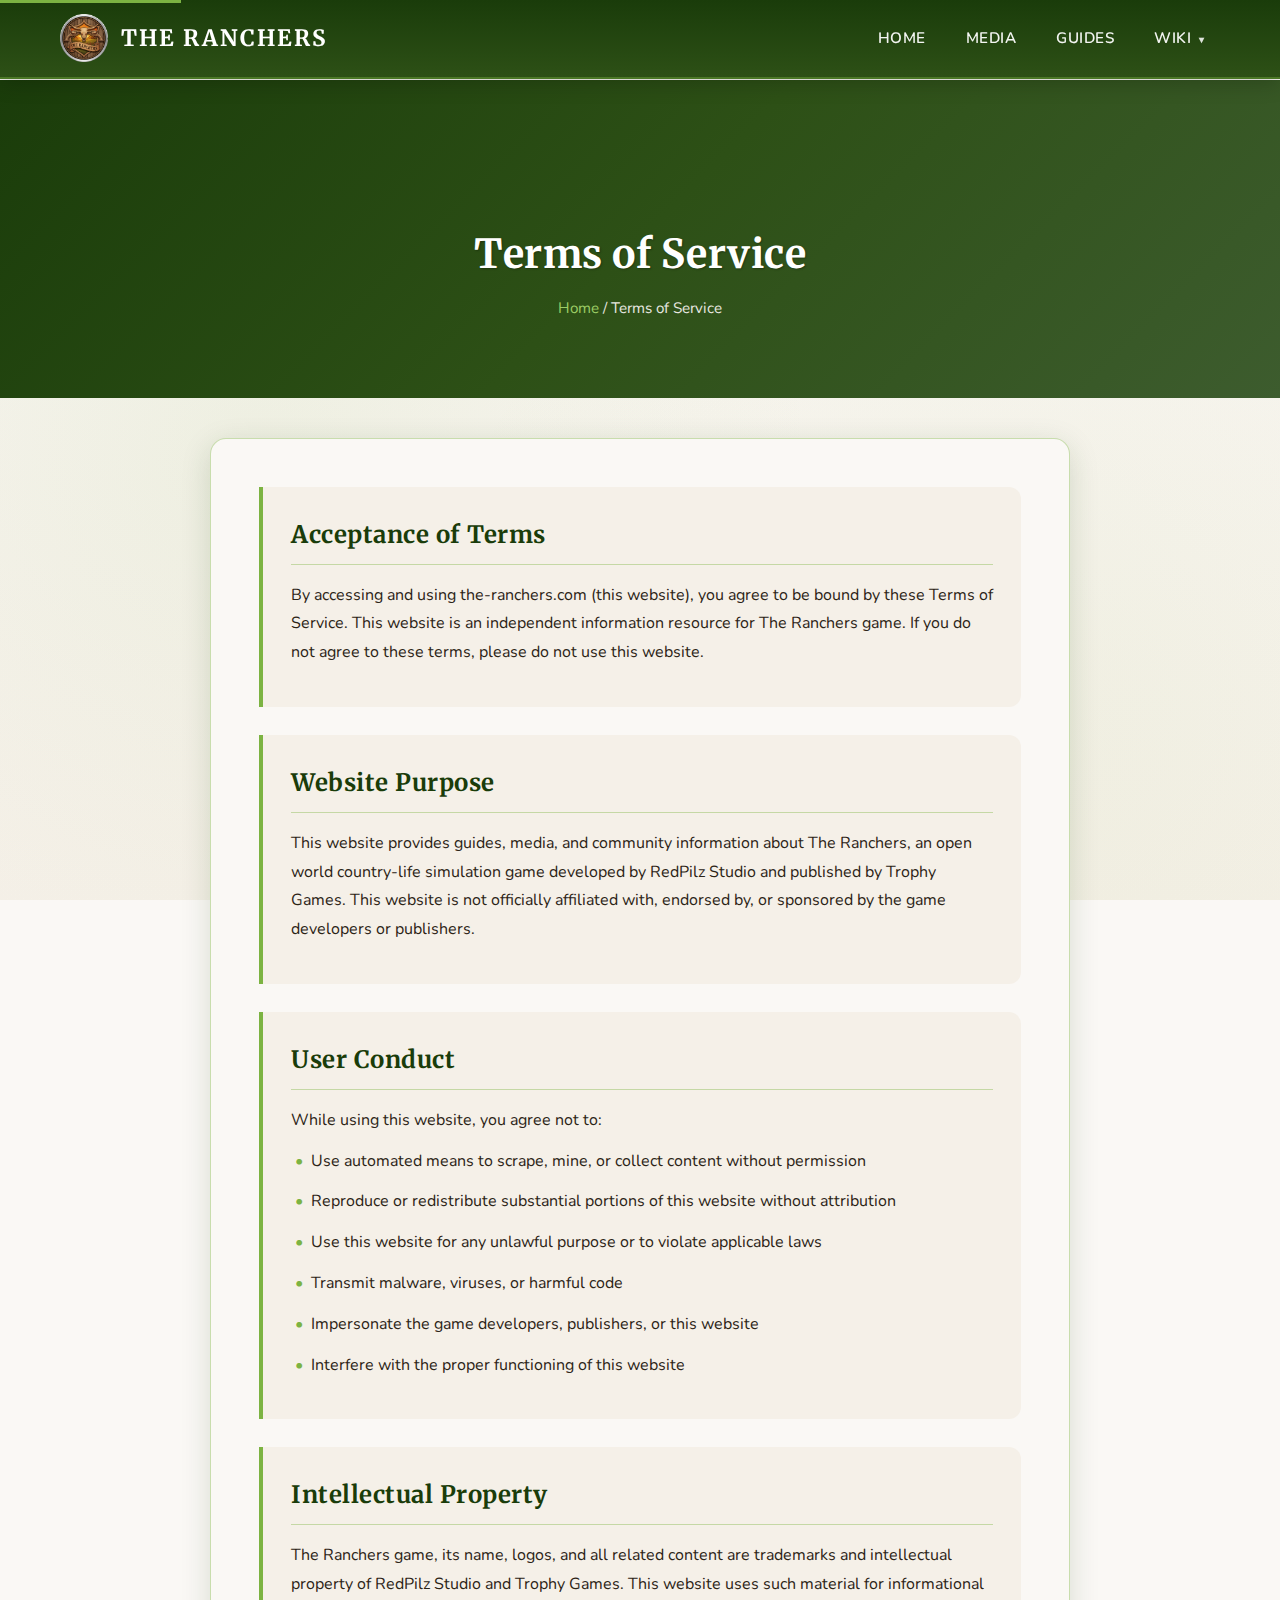
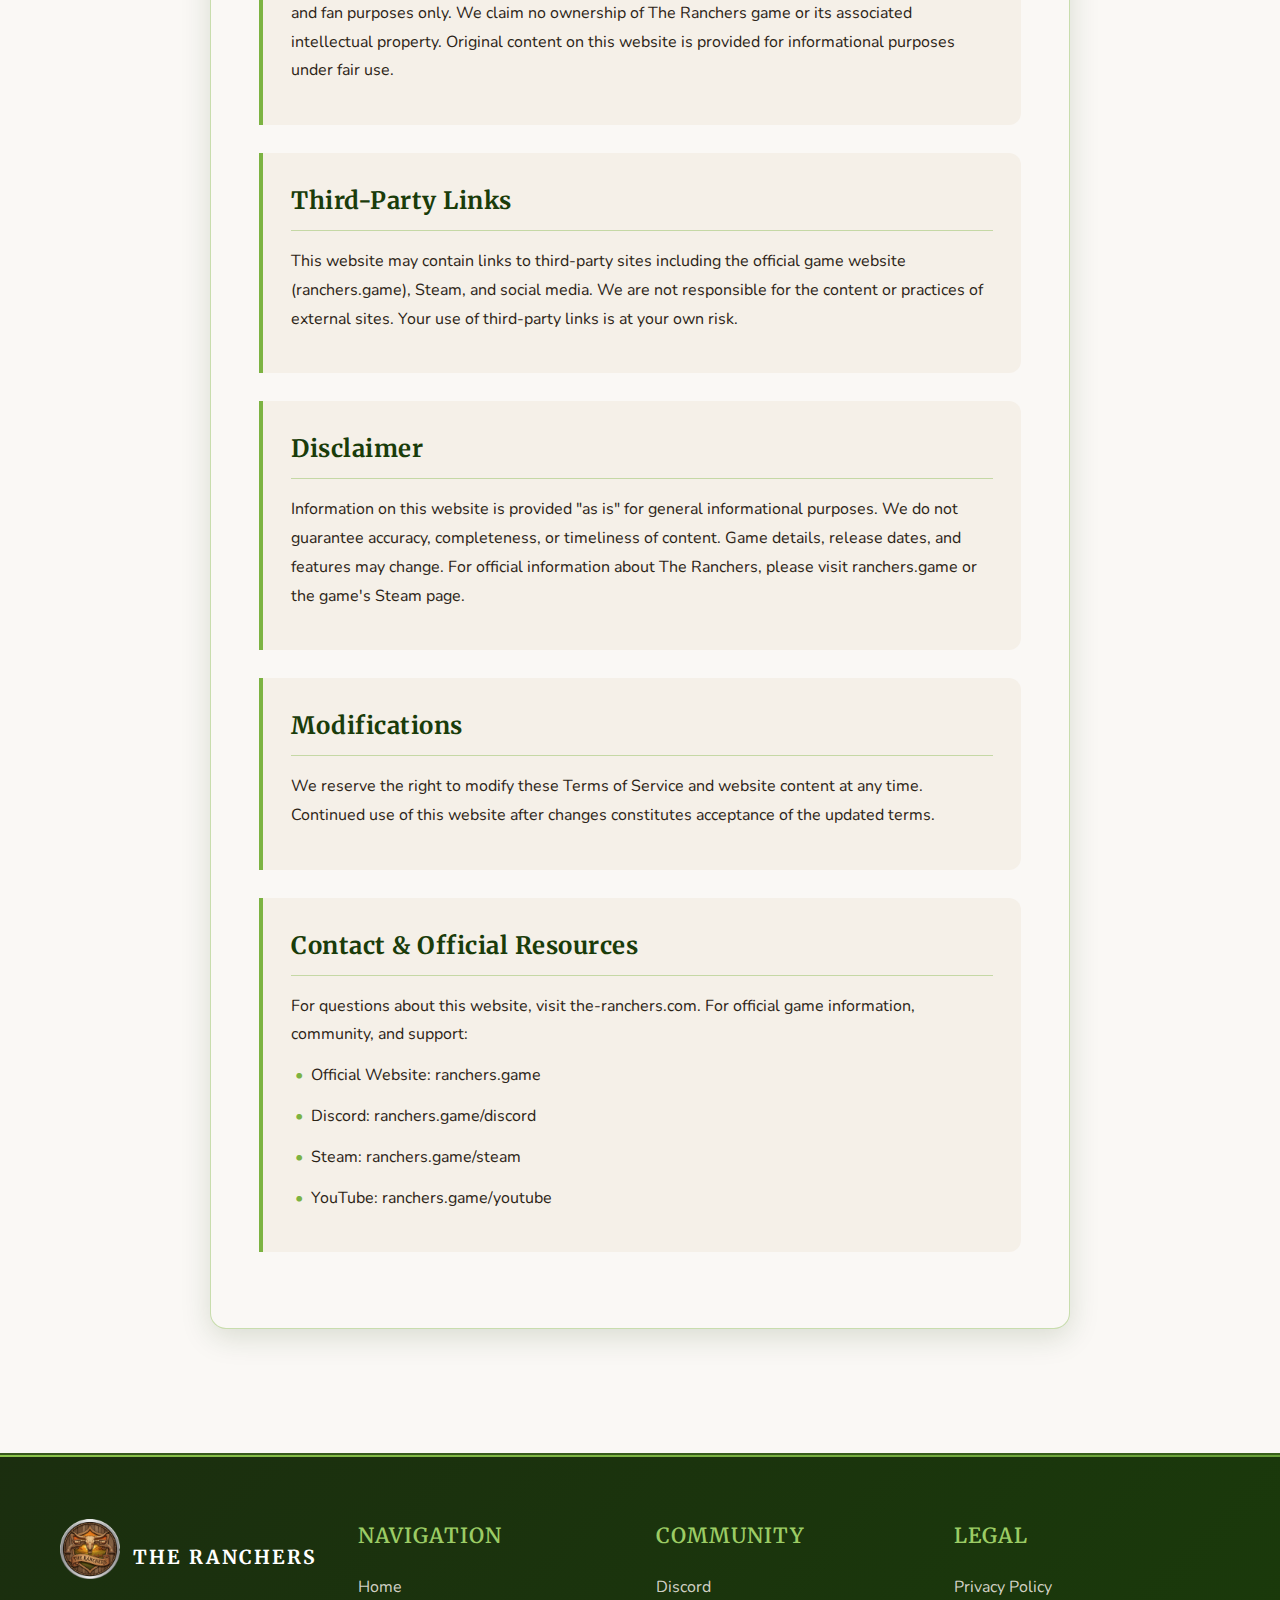
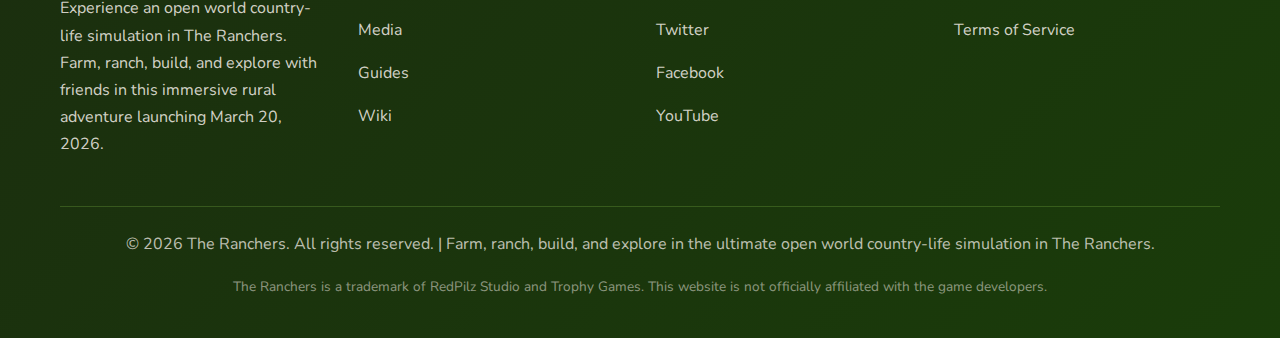
<file: terms-of-service.html>
<!DOCTYPE html>
<html lang="en">
<head>
    <meta charset="UTF-8">
    <meta name="viewport" content="width=device-width, initial-scale=1.0">
    <title>Terms of Service - The Ranchers</title>
    <meta name="description" content="Terms of Service for The Ranchers - Read about our game rules, user agreements, and policies">
    <meta name="keywords" content="The Ranchers terms of service, The Ranchers rules, The Ranchers user agreement">
    
    <!-- Open Graph / Facebook -->
    <meta property="og:type" content="website">
    <meta property="og:url" content="https://the-ranchers.com/terms-of-service">
    <meta property="og:title" content="Terms of Service - The Ranchers">
    <meta property="og:description" content="Terms of Service for The Ranchers - Read about our game rules, user agreements, and policies">
    <meta property="og:image" content="https://the-ranchers.com/static/logo.png">
    <meta property="og:site_name" content="The Ranchers">
    <meta property="og:locale" content="en_US">
    
    <!-- Twitter -->
    <meta name="twitter:card" content="summary_large_image">
    <meta name="twitter:url" content="https://the-ranchers.com/terms-of-service">
    <meta name="twitter:title" content="Terms of Service - The Ranchers">
    <meta name="twitter:description" content="Terms of Service for The Ranchers - Read about our game rules, user agreements, and policies">
    <meta name="twitter:image" content="https://the-ranchers.com/static/logo.png">
    
    <!-- Favicon -->
    <link rel="icon" type="image/x-icon" href="https://the-ranchers.com/static/favicon.ico">
    <link rel="shortcut icon" type="image/x-icon" href="https://the-ranchers.com/static/favicon.ico">
    <link rel="apple-touch-icon" sizes="180x180" href="https://the-ranchers.com/static/logo.png">
    <link rel="icon" type="image/png" sizes="32x32" href="https://the-ranchers.com/static/logo.png">
    <link rel="icon" type="image/png" sizes="16x16" href="https://the-ranchers.com/static/logo.png">
    
    <!-- Canonical -->
    <link rel="canonical" href="https://the-ranchers.com/terms-of-service">
    
    <!-- Resource Hints for Performance -->
    <link rel="preconnect" href="https://www.googletagmanager.com">
    <link rel="preconnect" href="https://www.youtube.com">
    <link rel="dns-prefetch" href="https://fonts.googleapis.com">
    <link rel="preload" href="static/base.css" as="style">
    <link rel="preload" href="static/logo.png" as="image">
    
    <!-- Styles -->
    <link rel="stylesheet" href="static/base.css?v=1.0.0">
    
    <!-- Microsoft Validation -->
    <meta name="msvalidate.01" content="B362957FC36C5EDDD6079B6D78330424">
    
    <!-- IndexNow -->
    <meta name="yandex-verification" content="ac3bab6ab9ebd3d4" />
    <meta name="IndexNow-Key" content="B362957FC36C5EDDD6079B6D78330424">
    <meta name="IndexNow-Url" content="https://the-ranchers.com/terms-of-service">
    
    <!-- Google Analytics -->
    <script async src="https://www.googletagmanager.com/gtag/js?id=G-4F6RRRBVRF"></script>
    <script>
      window.dataLayer = window.dataLayer || [];
      function gtag(){dataLayer.push(arguments);}
      gtag('js', new Date());
    
      gtag('config', 'G-4F6RRRBVRF');
    </script>
    <style>
        .legal-page-hero {
            background: linear-gradient(135deg, #1a3c0a 0%, #2d5016 50%, #3d5c2e 100%);
            padding: 140px 20px 60px;
            text-align: center;
            position: relative;
        }

        .legal-page-hero h1 {
            color: #ffffff;
            font-size: 2.5rem;
            font-weight: 700;
            margin-bottom: 0.5rem;
            text-shadow: 1px 1px 2px rgba(0, 0, 0, 0.3);
        }

        .legal-page-hero .breadcrumb {
            color: #e8e8e0;
            font-size: 0.95rem;
        }

        .legal-page-hero .breadcrumb a {
            color: var(--light-accent);
            text-decoration: none;
        }

        .legal-page-hero .breadcrumb a:hover {
            text-decoration: underline;
        }

        .section-container {
            max-width: 900px;
            margin: 0 auto;
            padding: 40px 20px 60px;
            min-height: 200px;
        }

        .terms-content {
            background: var(--bg-color);
            border-radius: 16px;
            padding: 48px;
            box-shadow: 0 8px 30px var(--shadow-color);
            border: 1px solid var(--border-color);
        }

        .terms-content h1 {
            display: none;
        }

        .terms-section {
            margin-bottom: 28px;
            padding: 28px;
            border-left: 4px solid var(--accent-color);
            background: var(--bg-secondary);
            border-radius: 0 12px 12px 0;
            transition: box-shadow 0.3s ease;
        }

        .terms-section:hover {
            box-shadow: 0 4px 20px rgba(26, 60, 10, 0.12);
        }

        .terms-section h2 {
            color: var(--primary-color);
            font-size: 1.5em;
            margin-bottom: 16px;
            font-weight: 700;
            padding-bottom: 8px;
            border-bottom: 1px solid var(--border-color);
        }

        .terms-section p, 
        .terms-section li {
            color: var(--text-color);
            line-height: 1.8;
            margin-bottom: 12px;
        }

        .terms-section ul {
            list-style-type: none;
            padding-left: 20px;
        }

        .terms-section li::before {
            content: "•";
            color: var(--accent-color);
            font-weight: bold;
            display: inline-block;
            width: 1em;
            margin-left: -1em;
        }

        .terms-section strong {
            color: var(--secondary-color);
            font-weight: 600;
        }

        @media (max-width: 768px) {
            .legal-page-hero {
                padding: 120px 15px 50px;
            }

            .legal-page-hero h1 {
                font-size: 1.8rem;
            }

            .section-container {
                padding: 30px 15px 50px;
            }

            .terms-content {
                padding: 28px;
            }

            .terms-section {
                padding: 20px;
            }

            .terms-section h2 {
                font-size: 1.3rem;
            }
        }

        @media (max-width: 480px) {
            .legal-page-hero h1 {
                font-size: 1.5rem;
            }

            .terms-content {
                padding: 20px;
            }

            .terms-section h2 {
                font-size: 1.1rem;
            }
        }
    </style>
</head>
<body>
    <a href="#main-content" class="skip-link">Skip to main content</a>
    <header>
        <div class="container">
            <nav>
                <div class="logo">
                    <img src="static/logo.png" alt="The Ranchers Logo">
                    <span class="logo-text">THE RANCHERS</span>
                </div>
                <button class="mobile-menu-btn" aria-label="Toggle mobile menu" aria-expanded="false" aria-controls="mobile-menu">
                    <span></span>
                    <span></span>
                    <span></span>
                </button>
                <ul role="menubar">
                    <li role="none"><a href="/" role="menuitem">Home</a></li>
                    <li role="none"><a href="/media" role="menuitem">Media</a></li>
                    <li role="none"><a href="/guides" role="menuitem">Guides</a></li>
                    <li role="none" class="dropdown">
                        <a href="/wiki" role="menuitem">Wiki</a>
                        <ul class="dropdown-menu">
                            <li><a href="/wiki-animals">Animals</a></li>
                            <li><a href="/wiki-buildings">Buildings</a></li>
                            <li><a href="/wiki-vehicles">Vehicles</a></li>
                            <li><a href="/wiki-items">Items</a></li>
                        </ul>
                    </li>
                </ul>
            </nav>
        </div>
        <div class="mobile-menu" id="mobile-menu" aria-label="Mobile navigation menu">
            <button class="close-menu" aria-label="Close mobile menu">&times;</button>
            <ul role="menubar">
                <li role="none"><a href="/" role="menuitem">Home</a></li>
                <li role="none"><a href="/media" role="menuitem">Media</a></li>
                <li role="none"><a href="/guides" role="menuitem">Guides</a></li>
                <li role="none"><a href="/wiki" role="menuitem">Wiki</a></li>
            </ul>
        </div>
    </header>

    <main id="main-content">
        <section class="legal-page-hero">
            <h1>Terms of Service</h1>
            <p class="breadcrumb"><a href="/">Home</a> / Terms of Service</p>
        </section>
        <div class="section-container">
            <div class="terms-content">
                
                <div class="terms-section">
                    <h2>Acceptance of Terms</h2>
                    <p>By accessing and using the-ranchers.com (this website), you agree to be bound by these Terms of Service. This website is an independent information resource for The Ranchers game. If you do not agree to these terms, please do not use this website.</p>
                </div>

                <div class="terms-section">
                    <h2>Website Purpose</h2>
                    <p>This website provides guides, media, and community information about The Ranchers, an open world country-life simulation game developed by RedPilz Studio and published by Trophy Games. This website is not officially affiliated with, endorsed by, or sponsored by the game developers or publishers.</p>
                </div>

                <div class="terms-section">
                    <h2>User Conduct</h2>
                    <p>While using this website, you agree not to:</p>
                    <ul>
                        <li>Use automated means to scrape, mine, or collect content without permission</li>
                        <li>Reproduce or redistribute substantial portions of this website without attribution</li>
                        <li>Use this website for any unlawful purpose or to violate applicable laws</li>
                        <li>Transmit malware, viruses, or harmful code</li>
                        <li>Impersonate the game developers, publishers, or this website</li>
                        <li>Interfere with the proper functioning of this website</li>
                    </ul>
                </div>

                <div class="terms-section">
                    <h2>Intellectual Property</h2>
                    <p>The Ranchers game, its name, logos, and all related content are trademarks and intellectual property of RedPilz Studio and Trophy Games. This website uses such material for informational and fan purposes only. We claim no ownership of The Ranchers game or its associated intellectual property. Original content on this website is provided for informational purposes under fair use.</p>
                </div>

                <div class="terms-section">
                    <h2>Third-Party Links</h2>
                    <p>This website may contain links to third-party sites including the official game website (ranchers.game), Steam, and social media. We are not responsible for the content or practices of external sites. Your use of third-party links is at your own risk.</p>
                </div>

                <div class="terms-section">
                    <h2>Disclaimer</h2>
                    <p>Information on this website is provided "as is" for general informational purposes. We do not guarantee accuracy, completeness, or timeliness of content. Game details, release dates, and features may change. For official information about The Ranchers, please visit ranchers.game or the game's Steam page.</p>
                </div>

                <div class="terms-section">
                    <h2>Modifications</h2>
                    <p>We reserve the right to modify these Terms of Service and website content at any time. Continued use of this website after changes constitutes acceptance of the updated terms.</p>
                </div>

                <div class="terms-section">
                    <h2>Contact & Official Resources</h2>
                    <p>For questions about this website, visit the-ranchers.com. For official game information, community, and support:</p>
                    <ul>
                        <li>Official Website: ranchers.game</li>
                        <li>Discord: ranchers.game/discord</li>
                        <li>Steam: ranchers.game/steam</li>
                        <li>YouTube: ranchers.game/youtube</li>
                    </ul>
                </div>
            </div>
        </div>
    </main>

    <footer>
        <div class="container">
            <div class="footer-content">
                <div class="footer-logo">
                    <div class="logo">
                        <img src="static/logo.png" alt="The Ranchers Logo">
                        <span class="logo-text">THE RANCHERS</span>
                    </div>
                    <p>Experience an open world country-life simulation in The Ranchers. Farm, ranch, build, and explore with friends in this immersive rural adventure launching March 20, 2026.</p>
                </div>
                <div class="footer-links">
                    <div class="footer-heading">Navigation</div>
                    <ul>
                        <li><a href="/">Home</a></li>
                        <li><a href="/media">Media</a></li>
                        <li><a href="/guides">Guides</a></li>
                        <li><a href="/wiki">Wiki</a></li>
                    </ul>
                </div>
                <div class="footer-links">
                    <div class="footer-heading">Community</div>
                    <ul>
                        <li><a href="https://discord.gg/ranchersgame" target="_blank" rel="noopener">Discord</a></li>
                        <li><a href="https://twitter.com/RanchersGame" target="_blank" rel="noopener">Twitter</a></li>
                        <li><a href="https://www.facebook.com/RanchersGame" target="_blank" rel="noopener">Facebook</a></li>
                        <li><a href="https://www.youtube.com/@RanchersGame" target="_blank" rel="noopener">YouTube</a></li>
                    </ul>
                </div>
                <div class="footer-links">
                    <div class="footer-heading">Legal</div>
                    <ul>
                        <li><a href="/privacy-policy">Privacy Policy</a></li>
                        <li><a href="/terms-of-service">Terms of Service</a></li>
                    </ul>
                </div>
            </div>
            <div class="footer-bottom">
                <p>© 2026 The Ranchers. All rights reserved. | Farm, ranch, build, and explore in the ultimate open world country-life simulation in The Ranchers.</p>
                <p style="margin-top: 0.5rem; font-size: 0.85rem; opacity: 0.7;">
                    The Ranchers is a trademark of RedPilz Studio and Trophy Games. This website is not officially affiliated with the game developers.
                </p>
            </div>
        </div>
    </footer>

    <script src="static/base.js?v=1.0.0"></script>
</body>
</html>
</file>
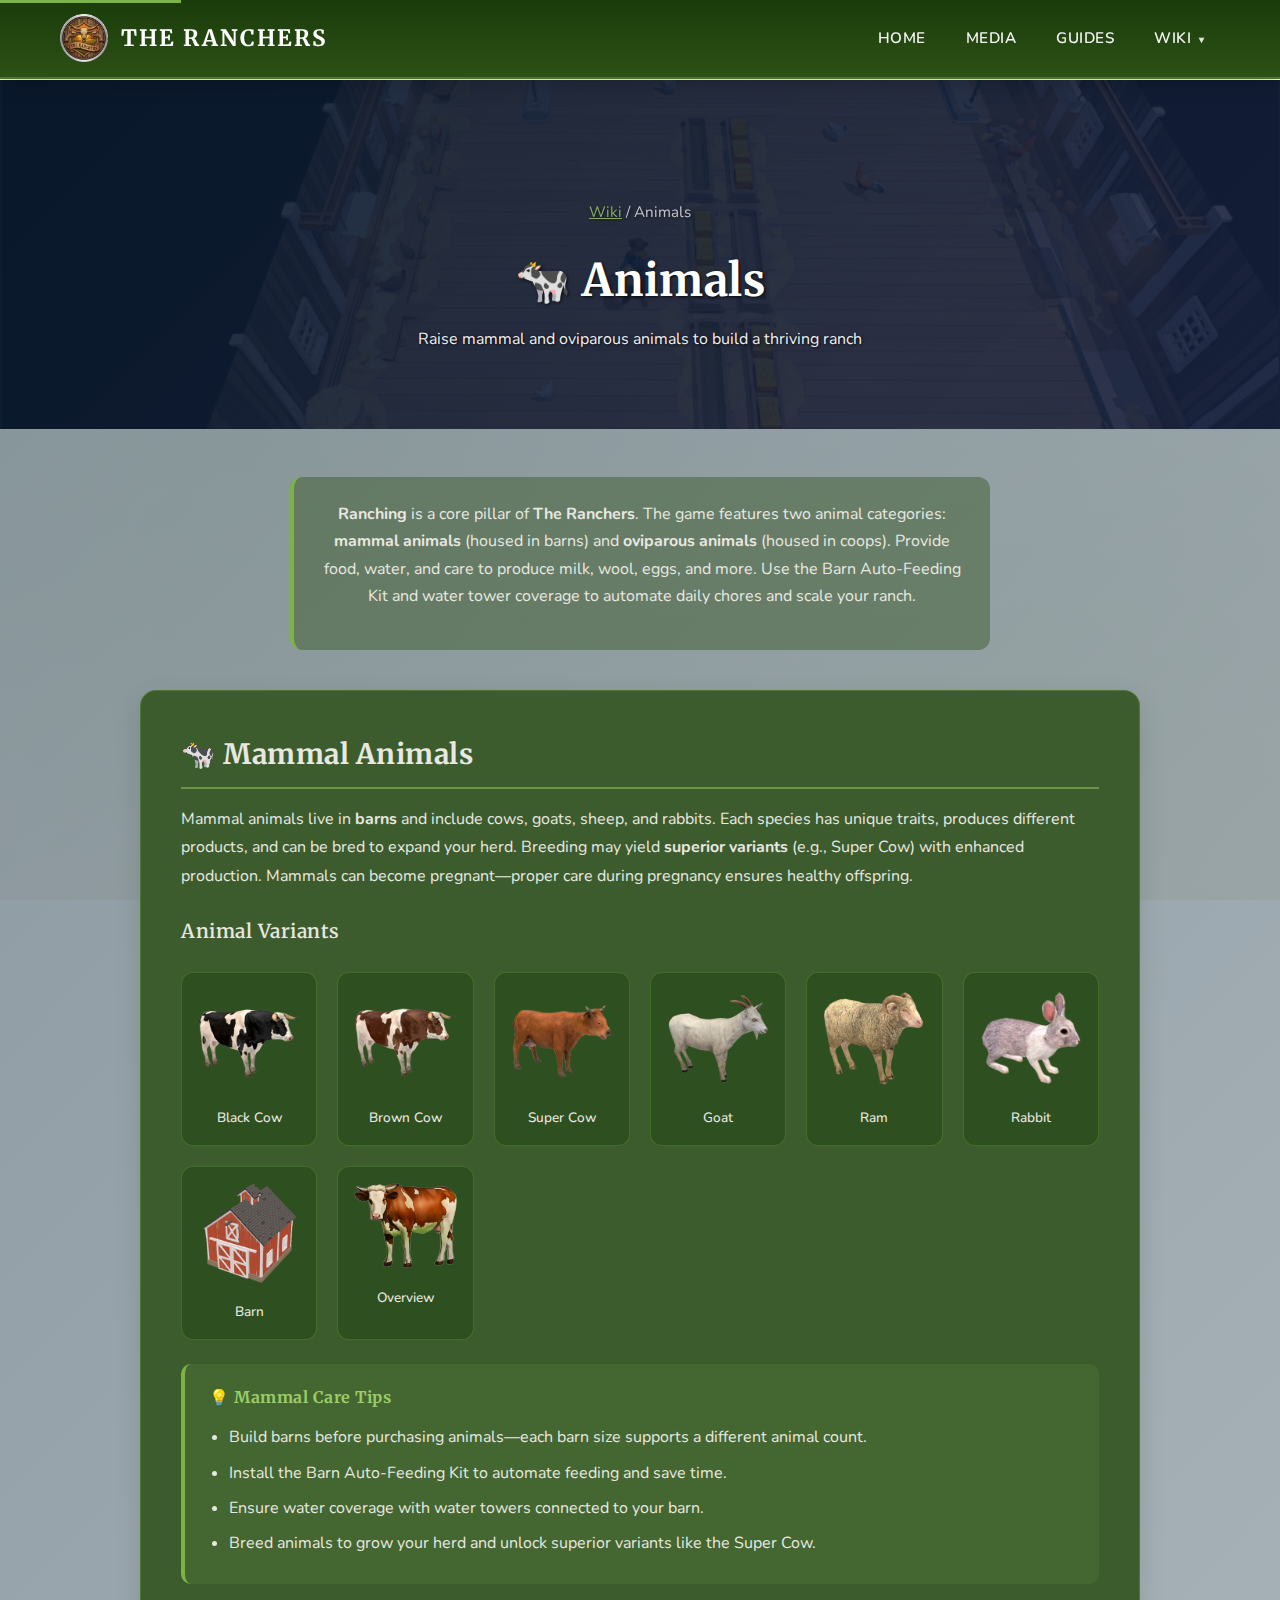
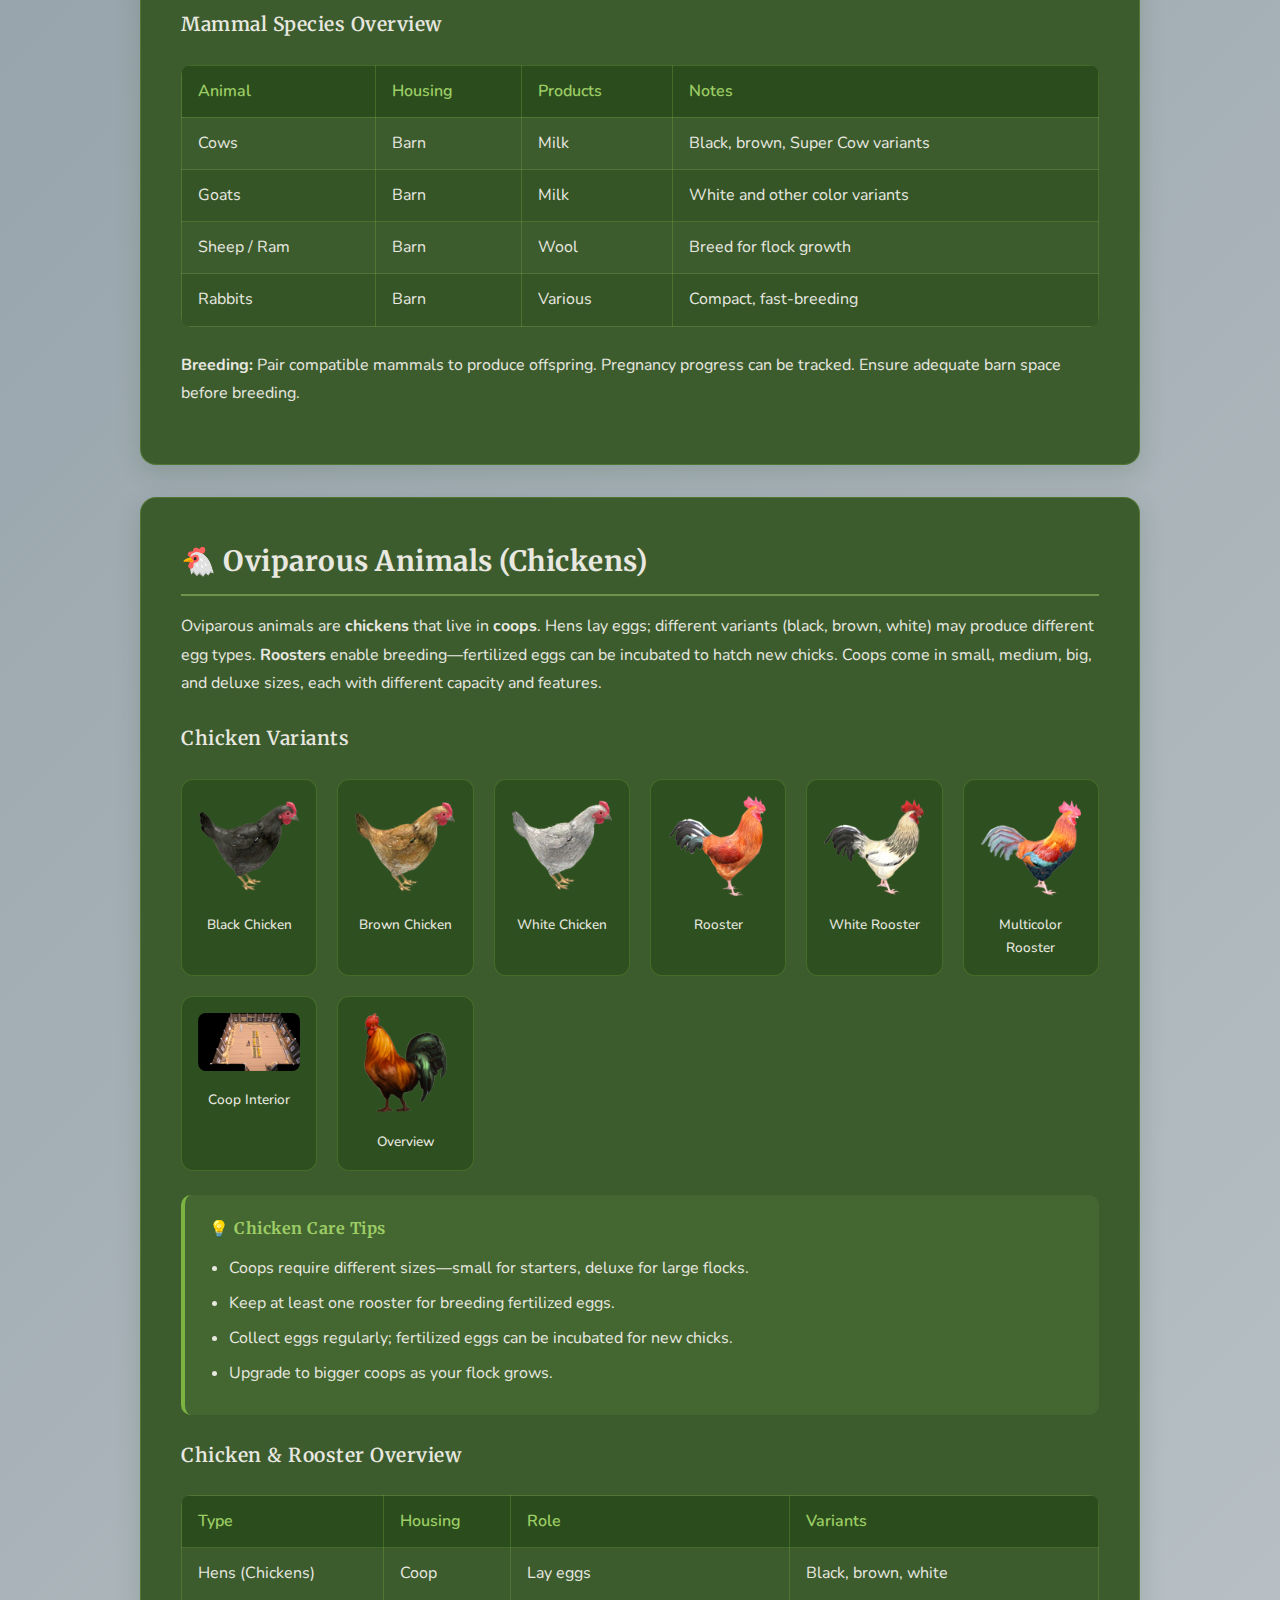
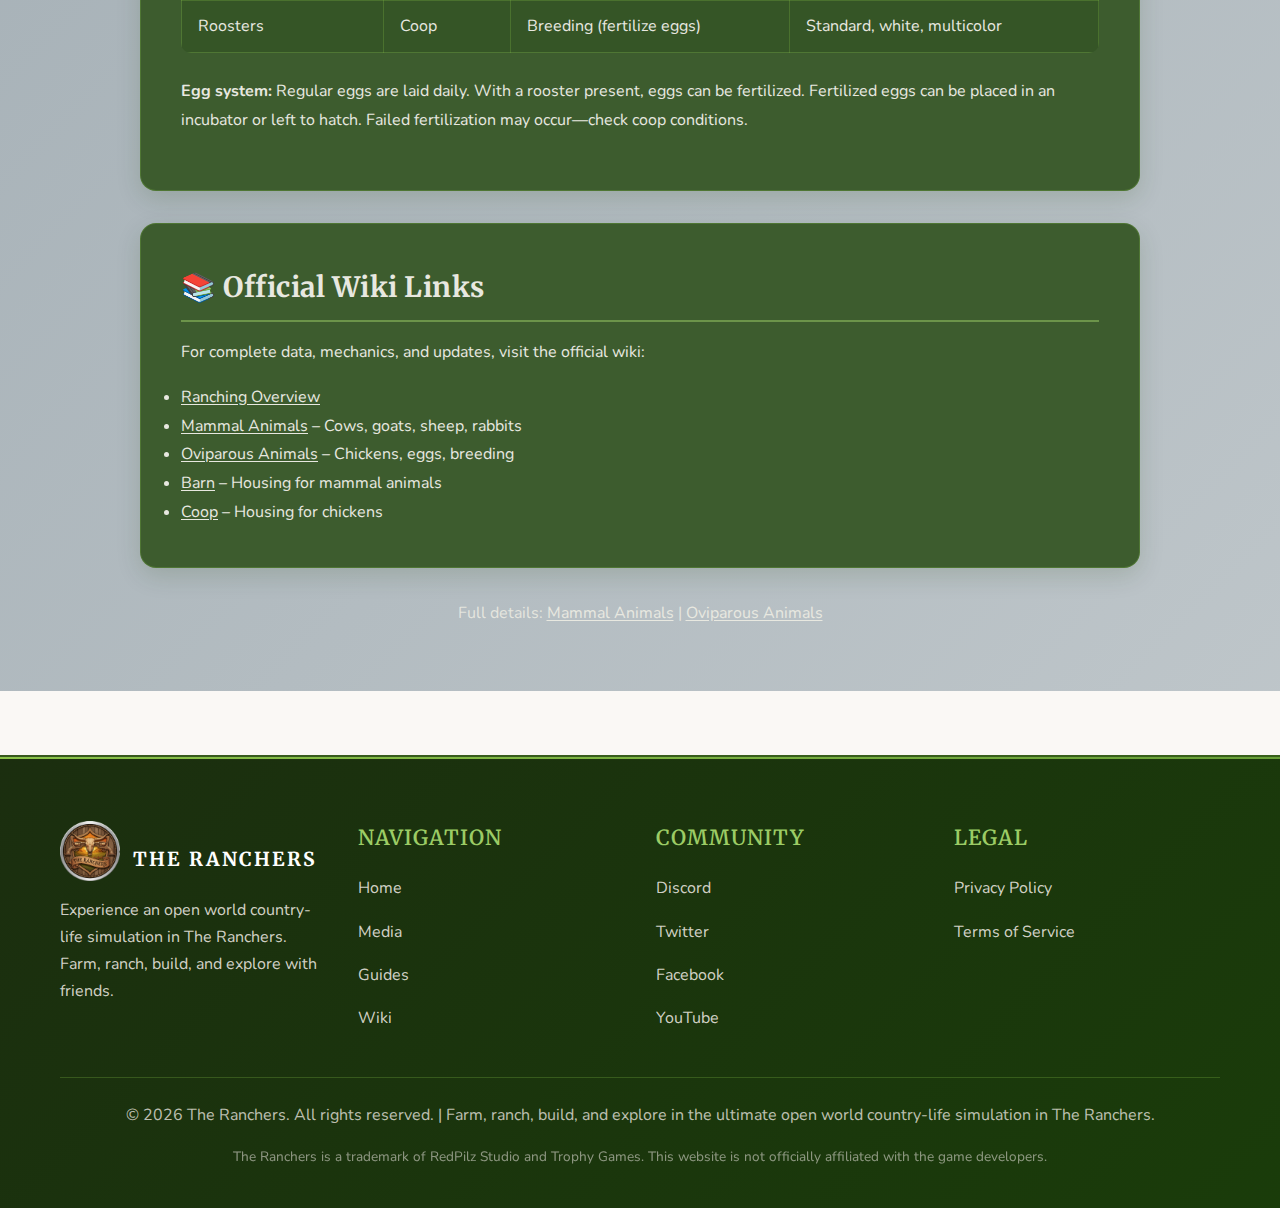
<file: wiki-animals.html>
<!DOCTYPE html>
<html lang="en">
<head>
    <meta charset="UTF-8">
    <meta name="viewport" content="width=device-width, initial-scale=1.0">
    <title>Animals - The Ranchers Wiki | Mammal & Oviparous Animals</title>
    <meta name="description" content="The Ranchers Animals Wiki - Mammal animals (cows, goats, sheep, rabbits) and oviparous animals (chickens). Barns, coops, breeding, care guide.">
    <meta name="keywords" content="The Ranchers animals, The Ranchers mammal animals, The Ranchers chickens, The Ranchers barn, The Ranchers coop">
    
    <!-- Open Graph / Facebook -->
    <meta property="og:type" content="website">
    <meta property="og:url" content="https://the-ranchers.com/wiki-animals">
    <meta property="og:title" content="Animals - The Ranchers Wiki">
    <meta property="og:description" content="The Ranchers Animals Wiki - Mammal animals (cows, goats, sheep, rabbits) and oviparous animals (chickens). Barns, coops, breeding guide.">
    <meta property="og:image" content="https://the-ranchers.com/static/logo.png">
    
    <!-- Twitter -->
    <meta name="twitter:card" content="summary_large_image">
    <meta name="twitter:title" content="Animals - The Ranchers Wiki">
    <meta name="twitter:description" content="The Ranchers Animals Wiki - Mammal and oviparous animals, barns, coops, breeding.">
    <meta name="twitter:image" content="https://the-ranchers.com/static/logo.png">
    
    <!-- Favicon -->
    <link rel="icon" type="image/x-icon" href="https://the-ranchers.com/static/favicon.ico">
    <link rel="shortcut icon" type="image/x-icon" href="https://the-ranchers.com/static/favicon.ico">
    <link rel="apple-touch-icon" sizes="180x180" href="https://the-ranchers.com/static/logo.png">
    <link rel="icon" type="image/png" sizes="32x32" href="https://the-ranchers.com/static/logo.png">
    <link rel="icon" type="image/png" sizes="16x16" href="https://the-ranchers.com/static/logo.png">
    
    <!-- Canonical -->
    <link rel="canonical" href="https://the-ranchers.com/wiki-animals">
    
    <!-- Resource Hints -->
    <link rel="preconnect" href="https://www.googletagmanager.com">
    <link rel="preconnect" href="https://www.youtube.com">
    <link rel="dns-prefetch" href="https://fonts.googleapis.com">
    <link rel="preload" href="static/base.css" as="style">
    <link rel="preload" href="static/logo.png" as="image">
    
    <!-- Styles -->
    <link rel="stylesheet" href="static/base.css?v=1.0.0">
    
    <!-- Microsoft Validation -->
    <meta name="msvalidate.01" content="B362957FC36C5EDDD6079B6D78330424">
    
    <!-- IndexNow -->
    <meta name="yandex-verification" content="ac3bab6ab9ebd3d4" />
    <meta name="IndexNow-Key" content="B362957FC36C5EDDD6079B6D78330424">
    <meta name="IndexNow-Url" content="https://the-ranchers.com/wiki-animals">
    
    <!-- Google Analytics -->
<script async src="https://www.googletagmanager.com/gtag/js?id=G-4F6RRRBVRF"></script>
<script>
  window.dataLayer = window.dataLayer || [];
  function gtag(){dataLayer.push(arguments);}
  gtag('js', new Date());

  gtag('config', 'G-4F6RRRBVRF');
</script>
    
    <style>
        .wiki-hero {
            background: linear-gradient(135deg, rgba(10, 26, 46, 0.92), rgba(22, 33, 62, 0.88)), 
                        url('static/images/media/big_coop_interior.png');
            background-size: cover;
            background-position: center;
            color: var(--secondary-color);
            padding: 120px 0 60px;
            text-align: center;
        }
        .wiki-hero h1 { font-size: 2.8rem; margin-bottom: 0.5rem; }
        .wiki-hero .breadcrumb { font-size: 0.95rem; opacity: 0.8; }
        .wiki-hero .breadcrumb a { color: var(--accent-color); }
        .wiki-content { padding: 3rem 0; background: linear-gradient(135deg, rgba(30, 60, 80, 0.5), rgba(50, 80, 100, 0.3)); }
        .wiki-section {
            background: var(--secondary-color);
            border-radius: 16px;
            padding: 2.5rem;
            margin-bottom: 2rem;
            box-shadow: 0 8px 25px var(--shadow-color);
            max-width: 1000px;
            margin-left: auto;
            margin-right: auto;
            border: 1px solid rgba(124, 179, 66, 0.3);
        }
        .wiki-section h2 { color: var(--light-accent); font-size: 1.75rem; margin-bottom: 1rem; border-bottom: 2px solid rgba(156, 204, 101, 0.5); padding-bottom: 0.5rem; }
        .wiki-section h3 { color: #e8e8e0; font-size: 1.2rem; margin-top: 1.5rem; margin-bottom: 0.5rem; }
        .wiki-section p, .wiki-section li { color: #e8e8e0; line-height: 1.8; }
        .wiki-intro {
            text-align: center;
            max-width: 700px;
            margin: 0 auto 2.5rem;
            padding: 1.5rem;
            background: rgba(61, 92, 46, 0.5);
            border-radius: 12px;
            border-left: 4px solid var(--accent-color);
        }
        .wiki-grid {
            display: grid;
            grid-template-columns: repeat(auto-fill, minmax(120px, 1fr));
            gap: 1.25rem;
            margin: 1.5rem 0;
        }
        .wiki-grid-item {
            background: rgba(26, 60, 10, 0.4);
            border-radius: 12px;
            padding: 1rem;
            text-align: center;
            border: 1px solid rgba(124, 179, 66, 0.3);
            transition: transform 0.2s, box-shadow 0.2s;
        }
        .wiki-grid-item:hover {
            transform: translateY(-3px);
            box-shadow: 0 6px 20px rgba(0,0,0,0.2);
        }
        .wiki-grid-item img {
            width: 100%;
            max-height: 100px;
            object-fit: contain;
            border-radius: 8px;
        }
        .wiki-grid-item .caption { font-size: 0.85rem; margin-top: 0.5rem; color: #e8e8e0; font-weight: 500; }
        .wiki-tips {
            background: rgba(124, 179, 66, 0.12);
            border-radius: 10px;
            padding: 1.25rem 1.5rem;
            margin: 1.5rem 0;
            border-left: 4px solid var(--accent-color);
        }
        .wiki-tips h4 { color: var(--light-accent); font-size: 1rem; margin-bottom: 0.75rem; }
        .wiki-tips ul { margin: 0; padding-left: 1.25rem; }
        .wiki-tips li { margin-bottom: 0.4rem; }
        .wiki-table {
            width: 100%;
            border-collapse: collapse;
            margin: 1.5rem 0;
            border-radius: 10px;
            overflow: hidden;
        }
        .wiki-table th, .wiki-table td {
            padding: 0.75rem 1rem;
            text-align: left;
            border: 1px solid rgba(124, 179, 66, 0.3);
        }
        .wiki-table th {
            background: rgba(26, 60, 10, 0.5);
            color: var(--light-accent);
            font-weight: 600;
        }
        .wiki-table td { color: #e8e8e0; }
        .wiki-table tr:nth-child(even) { background: rgba(26, 60, 10, 0.2); }
        .overview-img {
            max-width: 100%;
            border-radius: 12px;
            margin: 1rem 0;
            border: 2px solid rgba(124, 179, 66, 0.4);
        }
    </style>
</head>
<body>
    <a href="#main-content" class="skip-link">Skip to main content</a>
    <header>
        <div class="container">
            <nav>
                <div class="logo">
                    <img src="static/logo.png" alt="The Ranchers Logo">
                    <span class="logo-text">THE RANCHERS</span>
                </div>
                <button class="mobile-menu-btn" aria-label="Toggle mobile menu" aria-expanded="false" aria-controls="mobile-menu"><span></span><span></span><span></span></button>
                <ul role="menubar">
                    <li role="none"><a href="/" role="menuitem">Home</a></li>
                    <li role="none"><a href="/media" role="menuitem">Media</a></li>
                    <li role="none"><a href="/guides" role="menuitem">Guides</a></li>
                    <li role="none" class="dropdown">
                        <a href="/wiki" role="menuitem">Wiki</a>
                        <ul class="dropdown-menu">
                            <li><a href="/wiki-animals" class="active" aria-current="page">Animals</a></li>
                            <li><a href="/wiki-buildings">Buildings</a></li>
                            <li><a href="/wiki-vehicles">Vehicles</a></li>
                            <li><a href="/wiki-items">Items</a></li>
                        </ul>
                    </li>
                </ul>
            </nav>
        </div>
        <div class="mobile-menu" id="mobile-menu" aria-label="Mobile navigation menu">
            <button class="close-menu" aria-label="Close mobile menu">&times;</button>
            <ul role="menubar">
                <li role="none"><a href="/" role="menuitem">Home</a></li>
                <li role="none"><a href="/media" role="menuitem">Media</a></li>
                <li role="none"><a href="/guides" role="menuitem">Guides</a></li>
                <li role="none"><a href="/wiki" role="menuitem">Wiki</a></li>
            </ul>
        </div>
    </header>

    <main id="main-content">
        <script async="async" data-cfasync="false" src="https://pl28720431.effectivegatecpm.com/e540dd8bc740a5e467841b883318d7bc/invoke.js"></script>
        <div id="container-e540dd8bc740a5e467841b883318d7bc"></div>
        <section class="wiki-hero">
            <div class="container">
                <p class="breadcrumb"><a href="/wiki">Wiki</a> / Animals</p>
                <h1>🐄 Animals</h1>
                <p>Raise mammal and oviparous animals to build a thriving ranch</p>
            </div>
        </section>

        <section class="wiki-content">
            <div class="container">
                <div class="wiki-intro">
                    <p><strong>Ranching</strong> is a core pillar of <strong>The Ranchers</strong>. The game features two animal categories: <strong>mammal animals</strong> (housed in barns) and <strong>oviparous animals</strong> (housed in coops). Provide food, water, and care to produce milk, wool, eggs, and more. Use the Barn Auto-Feeding Kit and water tower coverage to automate daily chores and scale your ranch.</p>
                </div>

                <div class="wiki-section">
                    <h2>🐄 Mammal Animals</h2>
                    <p>Mammal animals live in <strong>barns</strong> and include cows, goats, sheep, and rabbits. Each species has unique traits, produces different products, and can be bred to expand your herd. Breeding may yield <strong>superior variants</strong> (e.g., Super Cow) with enhanced production. Mammals can become pregnant—proper care during pregnancy ensures healthy offspring.</p>
                    
                    <h3>Animal Variants</h3>
                    <div class="wiki-grid">
                        <div class="wiki-grid-item"><img src="static/images/wiki/animals/animal_cow_black_male.png" alt="Black Cow"><div class="caption">Black Cow</div></div>
                        <div class="wiki-grid-item"><img src="static/images/wiki/animals/animal_cow_brown_male.png" alt="Brown Cow"><div class="caption">Brown Cow</div></div>
                        <div class="wiki-grid-item"><img src="static/images/wiki/animals/animal_cow_brown_super_female_brown.png" alt="Super Cow"><div class="caption">Super Cow</div></div>
                        <div class="wiki-grid-item"><img src="static/images/wiki/animals/animal_goat_white_male.png" alt="Goat"><div class="caption">Goat</div></div>
                        <div class="wiki-grid-item"><img src="static/images/wiki/animals/animal_ram_male.png" alt="Ram"><div class="caption">Ram</div></div>
                        <div class="wiki-grid-item"><img src="static/images/wiki/animals/animal_rabit_male.png" alt="Rabbit"><div class="caption">Rabbit</div></div>
                        <div class="wiki-grid-item"><img src="static/images/wiki/animals/barn_small_main.png" alt="Barn"><div class="caption">Barn</div></div>
                        <div class="wiki-grid-item"><img src="static/images/wiki/animals/mammal_animals.png" alt="Mammal Overview"><div class="caption">Overview</div></div>
                    </div>

                    <div class="wiki-tips">
                        <h4>💡 Mammal Care Tips</h4>
                        <ul>
                            <li>Build barns before purchasing animals—each barn size supports a different animal count.</li>
                            <li>Install the Barn Auto-Feeding Kit to automate feeding and save time.</li>
                            <li>Ensure water coverage with water towers connected to your barn.</li>
                            <li>Breed animals to grow your herd and unlock superior variants like the Super Cow.</li>
                        </ul>
                    </div>

                    <h3>Mammal Species Overview</h3>
                    <table class="wiki-table">
                        <thead><tr><th>Animal</th><th>Housing</th><th>Products</th><th>Notes</th></tr></thead>
                        <tbody>
                            <tr><td>Cows</td><td>Barn</td><td>Milk</td><td>Black, brown, Super Cow variants</td></tr>
                            <tr><td>Goats</td><td>Barn</td><td>Milk</td><td>White and other color variants</td></tr>
                            <tr><td>Sheep / Ram</td><td>Barn</td><td>Wool</td><td>Breed for flock growth</td></tr>
                            <tr><td>Rabbits</td><td>Barn</td><td>Various</td><td>Compact, fast-breeding</td></tr>
                        </tbody>
                    </table>
                    <p><strong>Breeding:</strong> Pair compatible mammals to produce offspring. Pregnancy progress can be tracked. Ensure adequate barn space before breeding.</p>
                </div>

                <div class="wiki-section">
                    <h2>🐔 Oviparous Animals (Chickens)</h2>
                    <p>Oviparous animals are <strong>chickens</strong> that live in <strong>coops</strong>. Hens lay eggs; different variants (black, brown, white) may produce different egg types. <strong>Roosters</strong> enable breeding—fertilized eggs can be incubated to hatch new chicks. Coops come in small, medium, big, and deluxe sizes, each with different capacity and features.</p>
                    
                    <h3>Chicken Variants</h3>
                    <div class="wiki-grid">
                        <div class="wiki-grid-item"><img src="static/images/wiki/animals/animal_chicken_black_female.png" alt="Black Chicken"><div class="caption">Black Chicken</div></div>
                        <div class="wiki-grid-item"><img src="static/images/wiki/animals/animal_chicken_brown_female.png" alt="Brown Chicken"><div class="caption">Brown Chicken</div></div>
                        <div class="wiki-grid-item"><img src="static/images/wiki/animals/animal_chicken_white_female.png" alt="White Chicken"><div class="caption">White Chicken</div></div>
                        <div class="wiki-grid-item"><img src="static/images/wiki/animals/animal_chicken_rooster_male.png" alt="Rooster"><div class="caption">Rooster</div></div>
                        <div class="wiki-grid-item"><img src="static/images/wiki/animals/animal_chicken_rooster_male_white.png" alt="White Rooster"><div class="caption">White Rooster</div></div>
                        <div class="wiki-grid-item"><img src="static/images/wiki/animals/animal_chicken_rooster_male_multiclr.png" alt="Multicolor Rooster"><div class="caption">Multicolor Rooster</div></div>
                        <div class="wiki-grid-item"><img src="static/images/media/big_coop_interior.png" alt="Coop Interior"><div class="caption">Coop Interior</div></div>
                        <div class="wiki-grid-item"><img src="static/images/wiki/animals/oviparous_animals.png" alt="Oviparous Overview"><div class="caption">Overview</div></div>
                    </div>

                    <div class="wiki-tips">
                        <h4>💡 Chicken Care Tips</h4>
                        <ul>
                            <li>Coops require different sizes—small for starters, deluxe for large flocks.</li>
                            <li>Keep at least one rooster for breeding fertilized eggs.</li>
                            <li>Collect eggs regularly; fertilized eggs can be incubated for new chicks.</li>
                            <li>Upgrade to bigger coops as your flock grows.</li>
                        </ul>
                    </div>

                    <h3>Chicken & Rooster Overview</h3>
                    <table class="wiki-table">
                        <thead><tr><th>Type</th><th>Housing</th><th>Role</th><th>Variants</th></tr></thead>
                        <tbody>
                            <tr><td>Hens (Chickens)</td><td>Coop</td><td>Lay eggs</td><td>Black, brown, white</td></tr>
                            <tr><td>Roosters</td><td>Coop</td><td>Breeding (fertilize eggs)</td><td>Standard, white, multicolor</td></tr>
                        </tbody>
                    </table>
                    <p><strong>Egg system:</strong> Regular eggs are laid daily. With a rooster present, eggs can be fertilized. Fertilized eggs can be placed in an incubator or left to hatch. Failed fertilization may occur—check coop conditions.</p>
                </div>

                <div class="wiki-section">
                    <h2>📚 Official Wiki Links</h2>
                    <p>For complete data, mechanics, and updates, visit the official wiki:</p>
                    <ul>
                        <li><a href="https://wiki.ranchers.game/Ranching" target="_blank" rel="noopener">Ranching Overview</a></li>
                        <li><a href="https://wiki.ranchers.game/Ranching/Mammal-Animals" target="_blank" rel="noopener">Mammal Animals</a> – Cows, goats, sheep, rabbits</li>
                        <li><a href="https://wiki.ranchers.game/Ranching/Oviparous-Animals" target="_blank" rel="noopener">Oviparous Animals</a> – Chickens, eggs, breeding</li>
                        <li><a href="https://wiki.ranchers.game/Ranching/Barn" target="_blank" rel="noopener">Barn</a> – Housing for mammal animals</li>
                        <li><a href="https://wiki.ranchers.game/Ranching/Coop" target="_blank" rel="noopener">Coop</a> – Housing for chickens</li>
                    </ul>
                </div>

                <p class="text-center">
                    Full details: <a href="https://wiki.ranchers.game/Ranching/Mammal-Animals" target="_blank" rel="noopener">Mammal Animals</a> | 
                    <a href="https://wiki.ranchers.game/Ranching/Oviparous-Animals" target="_blank" rel="noopener">Oviparous Animals</a>
                </p>
            </div>
        </section>
    </main>

    <footer>
        <div class="container">
            <div class="footer-content">
                <div class="footer-logo">
                    <div class="logo">
                        <img src="static/logo.png" alt="The Ranchers Logo">
                        <span class="logo-text">THE RANCHERS</span>
                    </div>
                    <p>Experience an open world country-life simulation in The Ranchers. Farm, ranch, build, and explore with friends.</p>
                </div>
                <div class="footer-links">
                    <div class="footer-heading">Navigation</div>
                    <ul>
                        <li><a href="/">Home</a></li>
                        <li><a href="/media">Media</a></li>
                        <li><a href="/guides">Guides</a></li>
                        <li><a href="/wiki">Wiki</a></li>
                    </ul>
                </div>
                <div class="footer-links">
                    <div class="footer-heading">Community</div>
                    <ul>
                        <li><a href="https://discord.gg/ranchersgame" target="_blank" rel="noopener">Discord</a></li>
                        <li><a href="https://twitter.com/RanchersGame" target="_blank" rel="noopener">Twitter</a></li>
                        <li><a href="https://www.facebook.com/RanchersGame" target="_blank" rel="noopener">Facebook</a></li>
                        <li><a href="https://www.youtube.com/@RanchersGame" target="_blank" rel="noopener">YouTube</a></li>
                    </ul>
                </div>
                <div class="footer-links">
                    <div class="footer-heading">Legal</div>
                    <ul>
                        <li><a href="/privacy-policy">Privacy Policy</a></li>
                        <li><a href="/terms-of-service">Terms of Service</a></li>
                    </ul>
                </div>
            </div>
            <div class="footer-bottom">
                <p>© 2026 The Ranchers. All rights reserved. | Farm, ranch, build, and explore in the ultimate open world country-life simulation in The Ranchers.</p>
                <p style="margin-top: 0.5rem; font-size: 0.85rem; opacity: 0.7;">
                    The Ranchers is a trademark of RedPilz Studio and Trophy Games. This website is not officially affiliated with the game developers.
                </p>
            </div>
        </div>
    </footer>

    <script src="static/base.js?v=1.0.0"></script>
    <script>
        document.querySelector('.mobile-menu-btn')?.addEventListener('click', () => document.querySelector('.mobile-menu')?.classList.add('active'));
        document.querySelector('.close-menu')?.addEventListener('click', () => document.querySelector('.mobile-menu')?.classList.remove('active'));
        document.querySelectorAll('.mobile-menu a').forEach(l => l.addEventListener('click', () => document.querySelector('.mobile-menu')?.classList.remove('active')));
    </script>
</body>
</html>
</file>
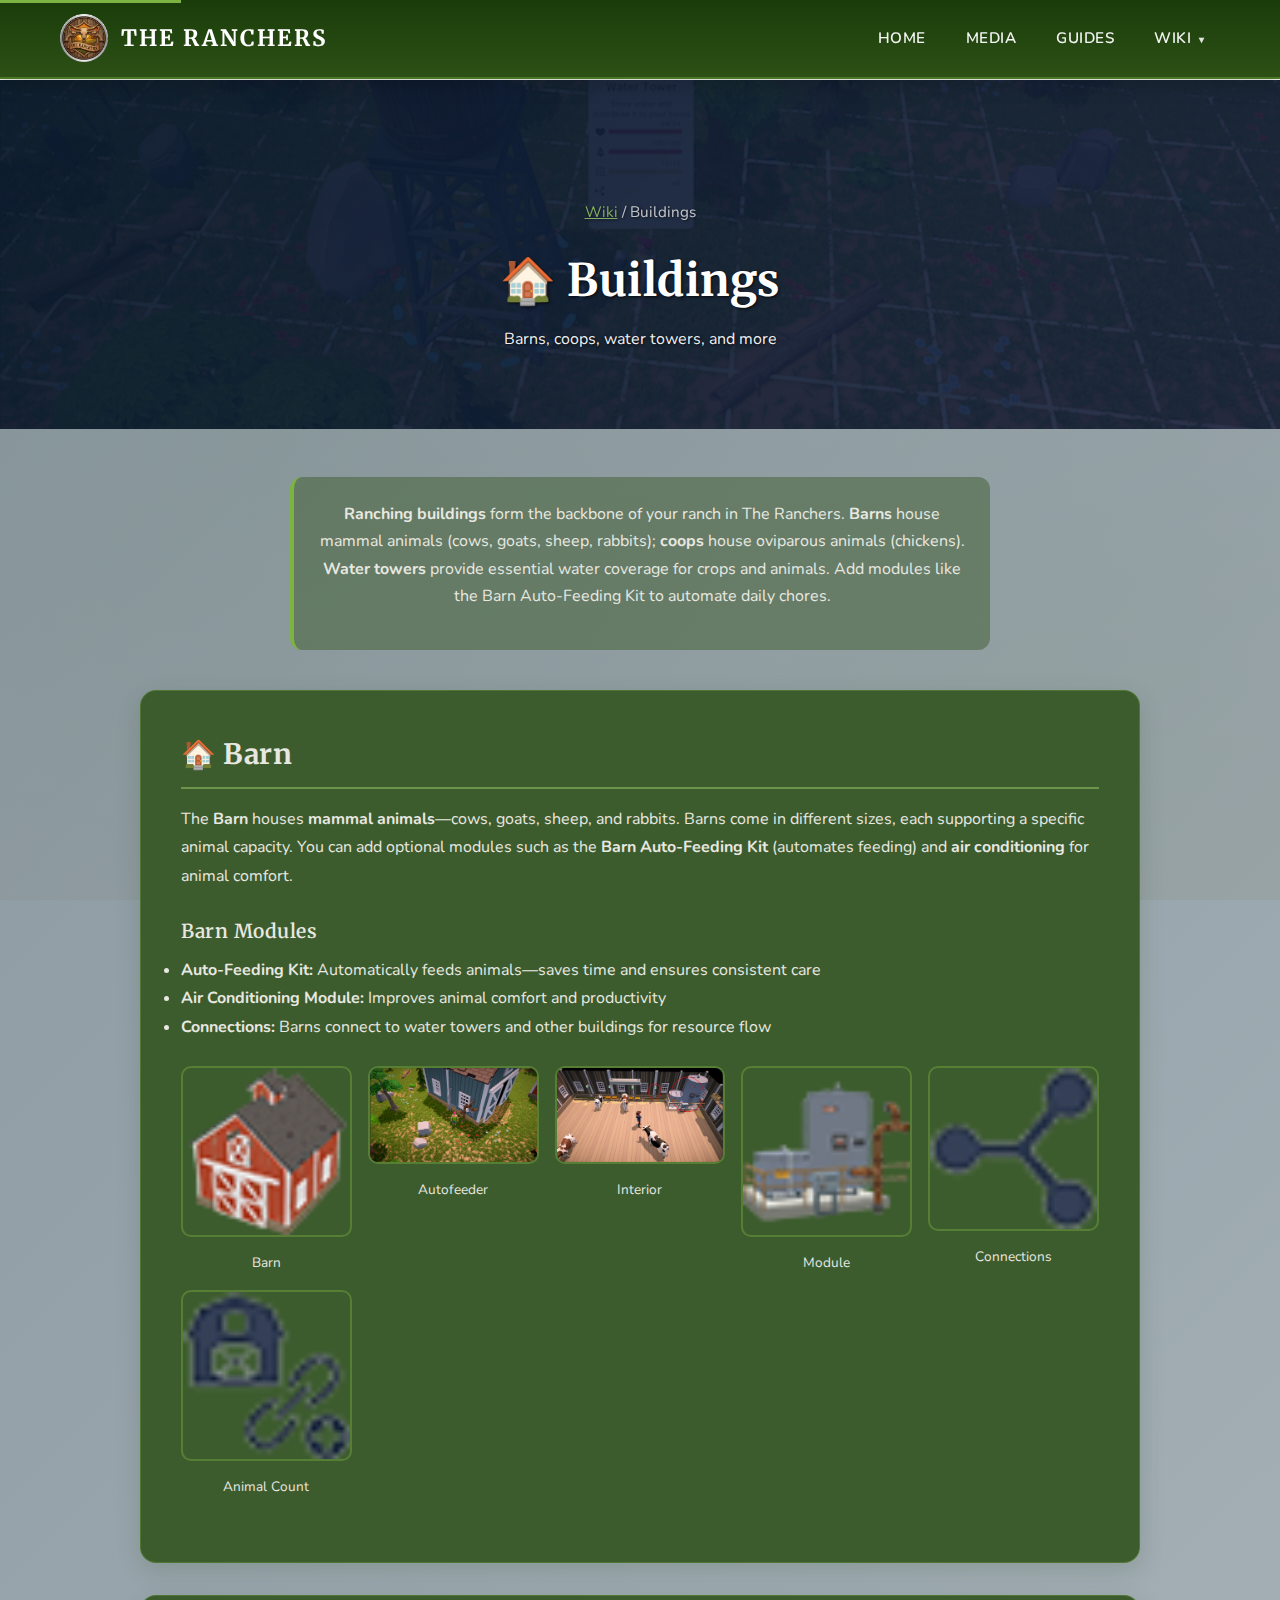
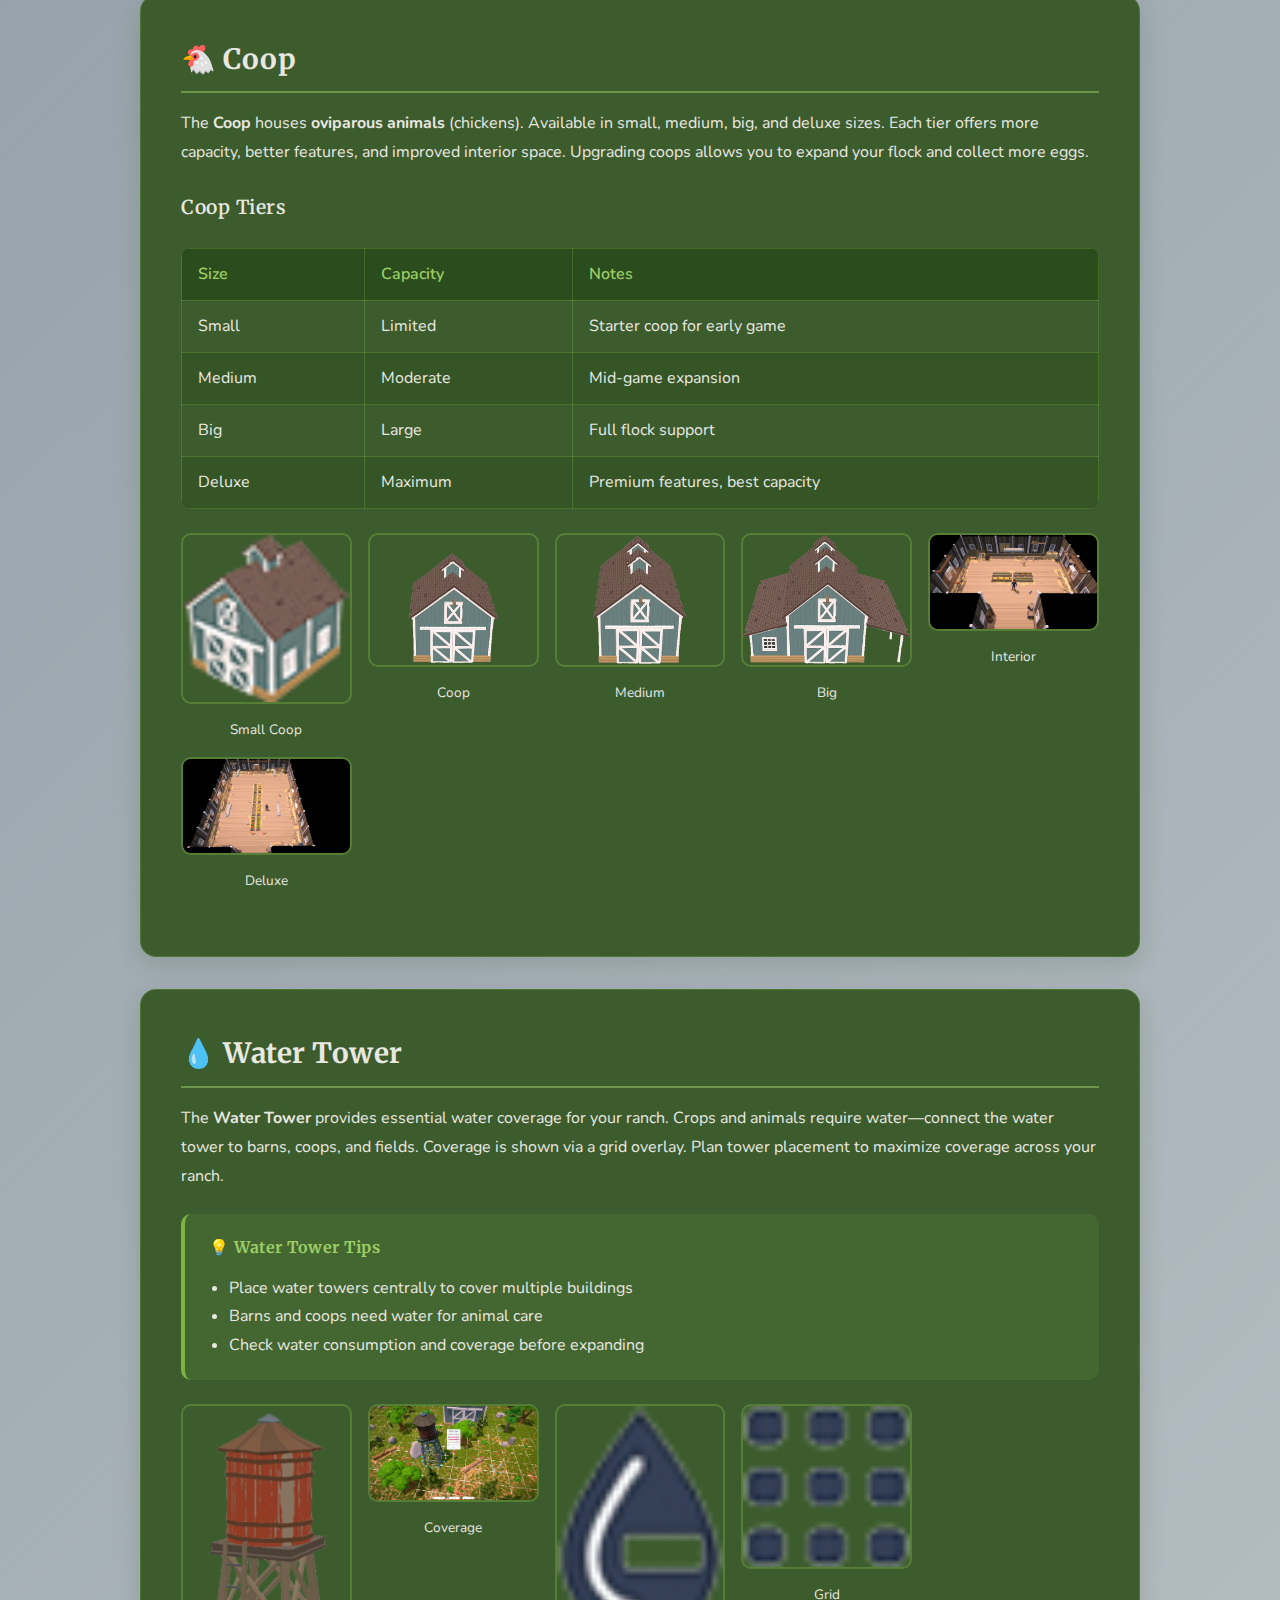
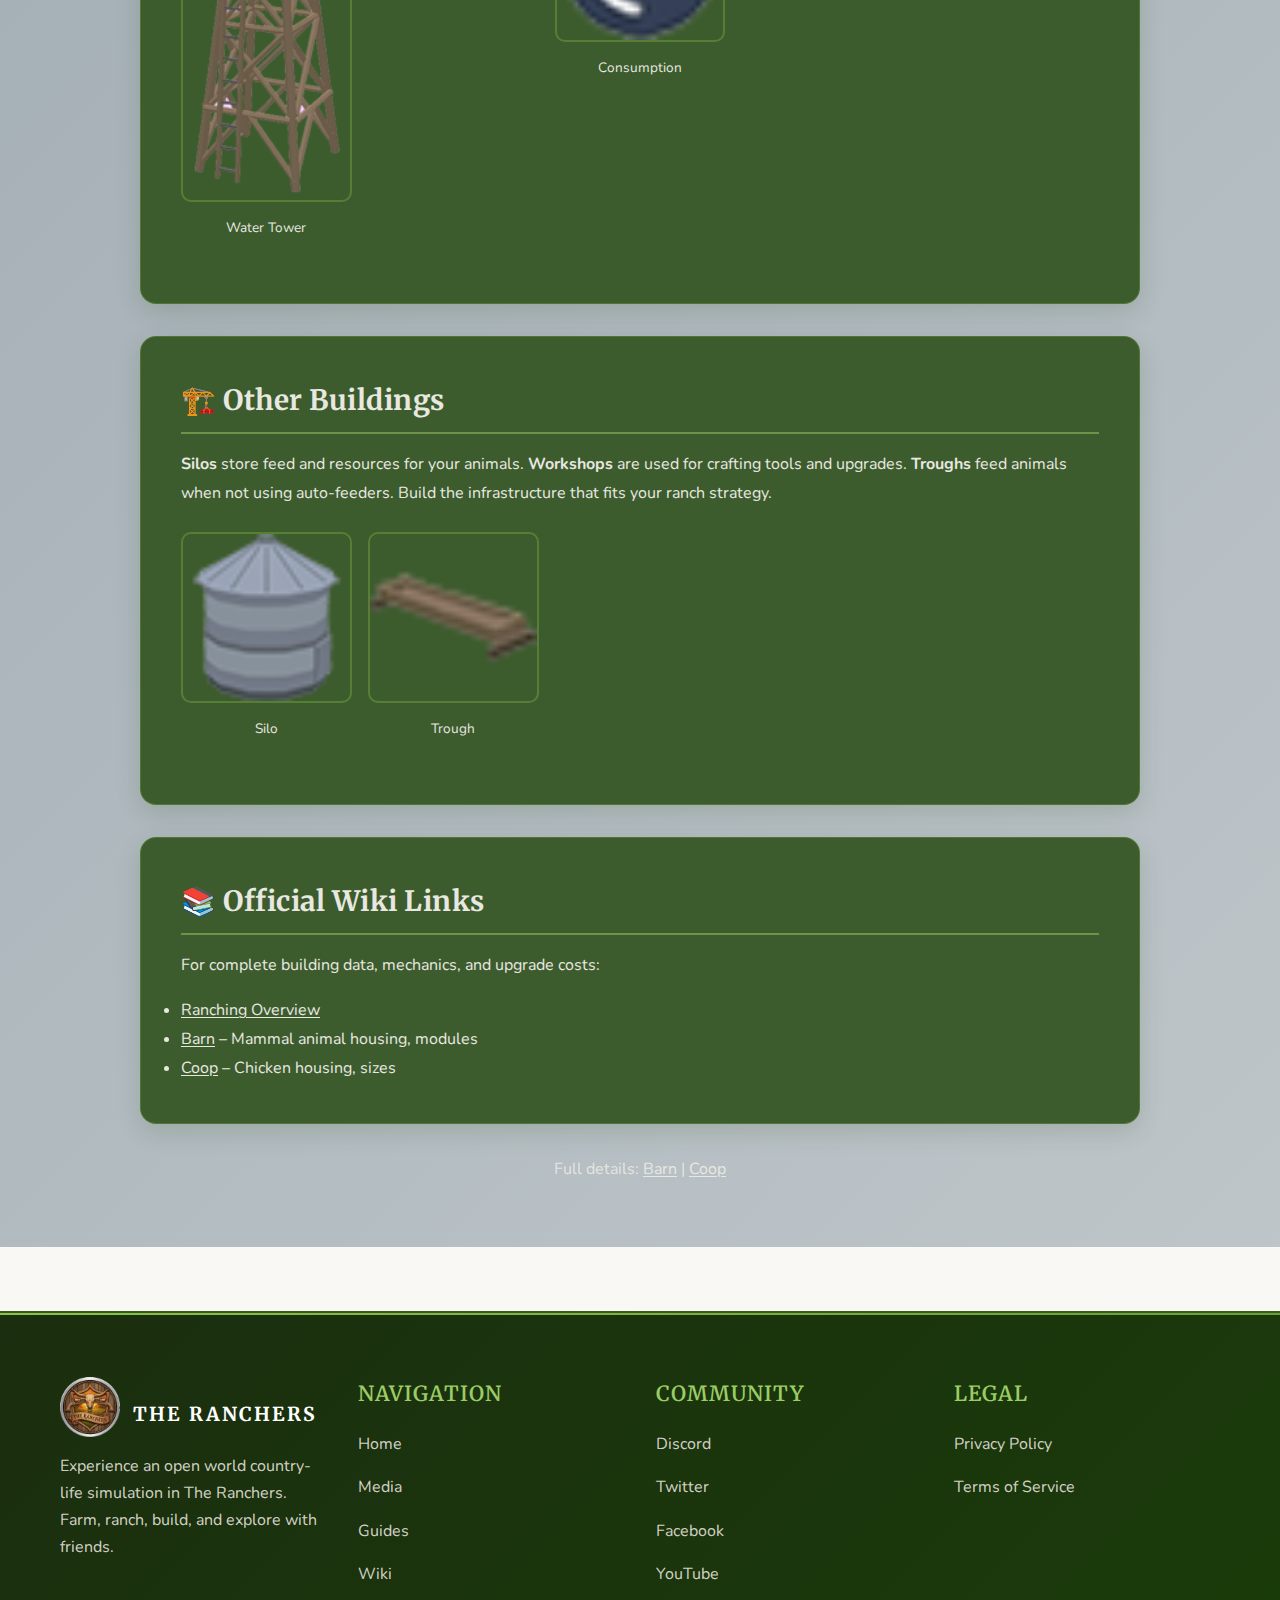
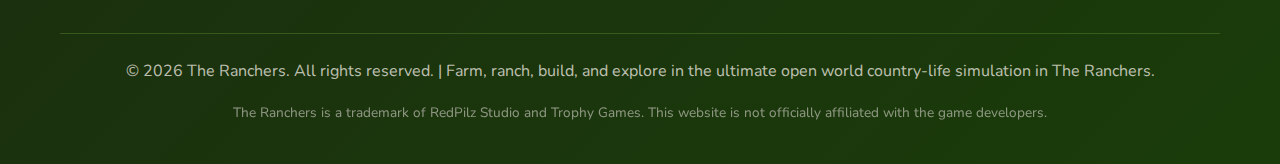
<file: wiki-buildings.html>
<!DOCTYPE html>
<html lang="en">
<head>
    <meta charset="UTF-8">
    <meta name="viewport" content="width=device-width, initial-scale=1.0">
    <title>Buildings - The Ranchers Wiki | Barns, Coops, Water Tower</title>
    <meta name="description" content="The Ranchers Buildings Wiki - Barns, coops, water towers, silos, autofeeders. Ranch infrastructure guide.">
    <meta name="keywords" content="The Ranchers buildings, The Ranchers barn, The Ranchers coop, The Ranchers water tower">
    
    <!-- Open Graph / Facebook -->
    <meta property="og:type" content="website">
    <meta property="og:url" content="https://the-ranchers.com/wiki-buildings">
    <meta property="og:title" content="Buildings - The Ranchers Wiki">
    <meta property="og:description" content="The Ranchers Buildings Wiki - Barns, coops, water towers, silos, autofeeders. Ranch infrastructure guide.">
    <meta property="og:image" content="https://the-ranchers.com/static/logo.png">
    
    <!-- Twitter -->
    <meta name="twitter:card" content="summary_large_image">
    <meta name="twitter:title" content="Buildings - The Ranchers Wiki">
    <meta name="twitter:description" content="The Ranchers Buildings Wiki - Barns, coops, water towers, silos, autofeeders.">
    <meta name="twitter:image" content="https://the-ranchers.com/static/logo.png">
    
    <!-- Favicon -->
    <link rel="icon" type="image/x-icon" href="https://the-ranchers.com/static/favicon.ico">
    <link rel="shortcut icon" type="image/x-icon" href="https://the-ranchers.com/static/favicon.ico">
    <link rel="apple-touch-icon" sizes="180x180" href="https://the-ranchers.com/static/logo.png">
    <link rel="icon" type="image/png" sizes="32x32" href="https://the-ranchers.com/static/logo.png">
    <link rel="icon" type="image/png" sizes="16x16" href="https://the-ranchers.com/static/logo.png">
    
    <!-- Canonical -->
    <link rel="canonical" href="https://the-ranchers.com/wiki-buildings">
    
    <!-- Resource Hints -->
    <link rel="preconnect" href="https://www.googletagmanager.com">
    <link rel="preconnect" href="https://www.youtube.com">
    <link rel="dns-prefetch" href="https://fonts.googleapis.com">
    <link rel="preload" href="static/base.css" as="style">
    <link rel="preload" href="static/logo.png" as="image">
    
    <!-- Styles -->
    <link rel="stylesheet" href="static/base.css?v=1.0.0">
    
    <!-- Microsoft Validation -->
    <meta name="msvalidate.01" content="B362957FC36C5EDDD6079B6D78330424">
    
    <!-- IndexNow -->
    <meta name="yandex-verification" content="ac3bab6ab9ebd3d4" />
    <meta name="IndexNow-Key" content="B362957FC36C5EDDD6079B6D78330424">
    <meta name="IndexNow-Url" content="https://the-ranchers.com/wiki-buildings">
    
    <!-- Google Analytics -->
<script async src="https://www.googletagmanager.com/gtag/js?id=G-4F6RRRBVRF"></script>
<script>
  window.dataLayer = window.dataLayer || [];
  function gtag(){dataLayer.push(arguments);}
  gtag('js', new Date());

  gtag('config', 'G-4F6RRRBVRF');
</script>
    
    <style>
        .wiki-hero {
            background: linear-gradient(135deg, rgba(10, 26, 46, 0.95), rgba(22, 33, 62, 0.90)), 
                        url('static/images/media/watertower_coverage.png');
            background-size: cover;
            background-position: center;
            color: var(--secondary-color);
            padding: 120px 0 60px;
            text-align: center;
        }
        .wiki-hero h1 { font-size: 2.8rem; margin-bottom: 0.5rem; }
        .wiki-hero .breadcrumb { font-size: 0.95rem; opacity: 0.8; }
        .wiki-hero .breadcrumb a { color: var(--accent-color); }
        .wiki-content { padding: 3rem 0; background: linear-gradient(135deg, rgba(30, 60, 80, 0.5), rgba(50, 80, 100, 0.3)); }
        .wiki-section {
            background: var(--secondary-color);
            border-radius: 16px;
            padding: 2.5rem;
            margin-bottom: 2rem;
            box-shadow: 0 8px 25px var(--shadow-color);
            max-width: 1000px;
            margin-left: auto;
            margin-right: auto;
            border: 1px solid rgba(124, 179, 66, 0.3);
        }
        .wiki-section h2 { color: var(--light-accent); font-size: 1.75rem; margin-bottom: 1rem; border-bottom: 2px solid rgba(156, 204, 101, 0.5); padding-bottom: 0.5rem; }
        .wiki-section h3 { color: #e8e8e0; font-size: 1.2rem; margin-top: 1.5rem; margin-bottom: 0.5rem; }
        .wiki-section p, .wiki-section li { color: #e8e8e0; line-height: 1.8; }
        .wiki-intro { text-align: center; max-width: 700px; margin: 0 auto 2.5rem; padding: 1.5rem; background: rgba(61, 92, 46, 0.5); border-radius: 12px; border-left: 4px solid var(--accent-color); }
        .wiki-grid {
            display: grid;
            grid-template-columns: repeat(auto-fill, minmax(140px, 1fr));
            gap: 1rem;
            margin: 1.5rem 0;
        }
        .wiki-grid img { width: 100%; border-radius: 10px; border: 2px solid rgba(124, 179, 66, 0.4); }
        .wiki-grid .caption { font-size: 0.85rem; text-align: center; margin-top: 0.3rem; color: #e8e8e0; }
        .wiki-tips { background: rgba(124, 179, 66, 0.12); border-radius: 10px; padding: 1.25rem 1.5rem; margin: 1.5rem 0; border-left: 4px solid var(--accent-color); }
        .wiki-tips h4 { color: var(--light-accent); font-size: 1rem; margin-bottom: 0.75rem; }
        .wiki-tips ul { margin: 0; padding-left: 1.25rem; }
        .wiki-table { width: 100%; border-collapse: collapse; margin: 1.5rem 0; border-radius: 10px; overflow: hidden; }
        .wiki-table th, .wiki-table td { padding: 0.75rem 1rem; text-align: left; border: 1px solid rgba(124, 179, 66, 0.3); }
        .wiki-table th { background: rgba(26, 60, 10, 0.5); color: var(--light-accent); font-weight: 600; }
        .wiki-table td { color: #e8e8e0; }
        .wiki-table tr:nth-child(even) { background: rgba(26, 60, 10, 0.2); }
    </style>
</head>
<body>
    <a href="#main-content" class="skip-link">Skip to main content</a>
    <header>
        <div class="container">
            <nav>
                <div class="logo">
                    <img src="static/logo.png" alt="The Ranchers Logo">
                    <span class="logo-text">THE RANCHERS</span>
                </div>
                <button class="mobile-menu-btn" aria-label="Toggle mobile menu" aria-expanded="false" aria-controls="mobile-menu"><span></span><span></span><span></span></button>
                <ul role="menubar">
                    <li role="none"><a href="/" role="menuitem">Home</a></li>
                    <li role="none"><a href="/media" role="menuitem">Media</a></li>
                    <li role="none"><a href="/guides" role="menuitem">Guides</a></li>
                    <li role="none" class="dropdown">
                        <a href="/wiki" role="menuitem">Wiki</a>
                        <ul class="dropdown-menu">
                            <li><a href="/wiki-animals">Animals</a></li>
                            <li><a href="/wiki-buildings" class="active" aria-current="page">Buildings</a></li>
                            <li><a href="/wiki-vehicles">Vehicles</a></li>
                            <li><a href="/wiki-items">Items</a></li>
                        </ul>
                    </li>
                </ul>
            </nav>
        </div>
        <div class="mobile-menu" id="mobile-menu" aria-label="Mobile navigation menu">
            <button class="close-menu" aria-label="Close mobile menu">&times;</button>
            <ul role="menubar">
                <li role="none"><a href="/" role="menuitem">Home</a></li>
                <li role="none"><a href="/media" role="menuitem">Media</a></li>
                <li role="none"><a href="/guides" role="menuitem">Guides</a></li>
                <li role="none"><a href="/wiki" role="menuitem">Wiki</a></li>
            </ul>
        </div>
    </header>

    <main id="main-content">
        <script async="async" data-cfasync="false" src="https://pl28720431.effectivegatecpm.com/e540dd8bc740a5e467841b883318d7bc/invoke.js"></script>
        <div id="container-e540dd8bc740a5e467841b883318d7bc"></div>
        <section class="wiki-hero">
            <div class="container">
                <p class="breadcrumb"><a href="/wiki">Wiki</a> / Buildings</p>
                <h1>🏠 Buildings</h1>
                <p>Barns, coops, water towers, and more</p>
            </div>
        </section>

        <section class="wiki-content">
            <div class="container">
                <div class="wiki-intro">
                    <p><strong>Ranching buildings</strong> form the backbone of your ranch in The Ranchers. <strong>Barns</strong> house mammal animals (cows, goats, sheep, rabbits); <strong>coops</strong> house oviparous animals (chickens). <strong>Water towers</strong> provide essential water coverage for crops and animals. Add modules like the Barn Auto-Feeding Kit to automate daily chores.</p>
                </div>
                <div class="wiki-section">
                    <h2>🏠 Barn</h2>
                    <p>The <strong>Barn</strong> houses <strong>mammal animals</strong>—cows, goats, sheep, and rabbits. Barns come in different sizes, each supporting a specific animal capacity. You can add optional modules such as the <strong>Barn Auto-Feeding Kit</strong> (automates feeding) and <strong>air conditioning</strong> for animal comfort.</p>
                    <h3>Barn Modules</h3>
                    <ul>
                        <li><strong>Auto-Feeding Kit:</strong> Automatically feeds animals—saves time and ensures consistent care</li>
                        <li><strong>Air Conditioning Module:</strong> Improves animal comfort and productivity</li>
                        <li><strong>Connections:</strong> Barns connect to water towers and other buildings for resource flow</li>
                    </ul>
                    <div class="wiki-grid">
                        <div><img src="static/images/wiki/buildings/barn_small_icon.png" alt="Barn"><div class="caption">Barn</div></div>
                        <div><img src="static/images/wiki/buildings/autofeeder_exterior.png" alt="Autofeeder"><div class="caption">Autofeeder</div></div>
                        <div><img src="static/images/wiki/buildings/autofeeder_interior.png" alt="Autofeeder Interior"><div class="caption">Interior</div></div>
                        <div><img src="static/images/wiki/buildings/custum_barn_autofeedermodule_icon.png" alt="Autofeeder Module"><div class="caption">Module</div></div>
                        <div><img src="static/images/wiki/buildings/buildings_connections.png" alt="Connections"><div class="caption">Connections</div></div>
                        <div><img src="static/images/wiki/barn_animalcount.png" alt="Animal Count"><div class="caption">Animal Count</div></div>
                    </div>
                </div>

                <div class="wiki-section">
                    <h2>🐔 Coop</h2>
                    <p>The <strong>Coop</strong> houses <strong>oviparous animals</strong> (chickens). Available in small, medium, big, and deluxe sizes. Each tier offers more capacity, better features, and improved interior space. Upgrading coops allows you to expand your flock and collect more eggs.</p>
                    <h3>Coop Tiers</h3>
                    <table class="wiki-table">
                        <thead><tr><th>Size</th><th>Capacity</th><th>Notes</th></tr></thead>
                        <tbody>
                            <tr><td>Small</td><td>Limited</td><td>Starter coop for early game</td></tr>
                            <tr><td>Medium</td><td>Moderate</td><td>Mid-game expansion</td></tr>
                            <tr><td>Big</td><td>Large</td><td>Full flock support</td></tr>
                            <tr><td>Deluxe</td><td>Maximum</td><td>Premium features, best capacity</td></tr>
                        </tbody>
                    </table>
                    <div class="wiki-grid">
                        <div><img src="static/images/wiki/buildings/coop_small_icon.png" alt="Coop Small"><div class="caption">Small Coop</div></div>
                        <div><img src="static/images/wiki/coop_small.png" alt="Coop"><div class="caption">Coop</div></div>
                        <div><img src="static/images/wiki/coop_medium.png" alt="Medium Coop"><div class="caption">Medium</div></div>
                        <div><img src="static/images/wiki/coop_big.png" alt="Big Coop"><div class="caption">Big</div></div>
                        <div><img src="static/images/wiki/coop_interior.png" alt="Interior"><div class="caption">Interior</div></div>
                        <div><img src="static/images/wiki/deluxe_coop_interior.png" alt="Deluxe Interior"><div class="caption">Deluxe</div></div>
                    </div>
                </div>

                <div class="wiki-section">
                    <h2>💧 Water Tower</h2>
                    <p>The <strong>Water Tower</strong> provides essential water coverage for your ranch. Crops and animals require water—connect the water tower to barns, coops, and fields. Coverage is shown via a grid overlay. Plan tower placement to maximize coverage across your ranch.</p>
                    <div class="wiki-tips">
                        <h4>💡 Water Tower Tips</h4>
                        <ul>
                            <li>Place water towers centrally to cover multiple buildings</li>
                            <li>Barns and coops need water for animal care</li>
                            <li>Check water consumption and coverage before expanding</li>
                        </ul>
                    </div>
                    <div class="wiki-grid">
                        <div><img src="static/images/wiki/buildings/building_watertower_small_main.png" alt="Water Tower"><div class="caption">Water Tower</div></div>
                        <div><img src="static/images/wiki/buildings/watertower_coverage.png" alt="Coverage"><div class="caption">Coverage</div></div>
                        <div><img src="static/images/wiki/buildings/water_consumption.png" alt="Consumption"><div class="caption">Consumption</div></div>
                        <div><img src="static/images/wiki/buildings/grid_coverage.png" alt="Grid"><div class="caption">Grid</div></div>
                    </div>
                </div>

                <div class="wiki-section">
                    <h2>🏗️ Other Buildings</h2>
                    <p><strong>Silos</strong> store feed and resources for your animals. <strong>Workshops</strong> are used for crafting tools and upgrades. <strong>Troughs</strong> feed animals when not using auto-feeders. Build the infrastructure that fits your ranch strategy.</p>
                    <div class="wiki-grid">
                        <div><img src="static/images/wiki/buildings/building_silo_small_icon.png" alt="Silo"><div class="caption">Silo</div></div>
                        <div><img src="static/images/wiki/prop_trough_01.png" alt="Trough"><div class="caption">Trough</div></div>
                    </div>
                </div>

                <div class="wiki-section">
                    <h2>📚 Official Wiki Links</h2>
                    <p>For complete building data, mechanics, and upgrade costs:</p>
                    <ul>
                        <li><a href="https://wiki.ranchers.game/Ranching" target="_blank" rel="noopener">Ranching Overview</a></li>
                        <li><a href="https://wiki.ranchers.game/Ranching/Barn" target="_blank" rel="noopener">Barn</a> – Mammal animal housing, modules</li>
                        <li><a href="https://wiki.ranchers.game/Ranching/Coop" target="_blank" rel="noopener">Coop</a> – Chicken housing, sizes</li>
                    </ul>
                </div>
                <p class="text-center">
                    Full details: <a href="https://wiki.ranchers.game/Ranching/Barn" target="_blank" rel="noopener">Barn</a> | 
                    <a href="https://wiki.ranchers.game/Ranching/Coop" target="_blank" rel="noopener">Coop</a>
                </p>
            </div>
        </section>
    </main>

    <footer>
        <div class="container">
            <div class="footer-content">
                <div class="footer-logo">
                    <div class="logo">
                        <img src="static/logo.png" alt="The Ranchers Logo">
                        <span class="logo-text">THE RANCHERS</span>
                    </div>
                    <p>Experience an open world country-life simulation in The Ranchers. Farm, ranch, build, and explore with friends.</p>
                </div>
                <div class="footer-links">
                    <div class="footer-heading">Navigation</div>
                    <ul>
                        <li><a href="/">Home</a></li>
                        <li><a href="/media">Media</a></li>
                        <li><a href="/guides">Guides</a></li>
                        <li><a href="/wiki">Wiki</a></li>
                    </ul>
                </div>
                <div class="footer-links">
                    <div class="footer-heading">Community</div>
                    <ul>
                        <li><a href="https://discord.gg/ranchersgame" target="_blank" rel="noopener">Discord</a></li>
                        <li><a href="https://twitter.com/RanchersGame" target="_blank" rel="noopener">Twitter</a></li>
                        <li><a href="https://www.facebook.com/RanchersGame" target="_blank" rel="noopener">Facebook</a></li>
                        <li><a href="https://www.youtube.com/@RanchersGame" target="_blank" rel="noopener">YouTube</a></li>
                    </ul>
                </div>
                <div class="footer-links">
                    <div class="footer-heading">Legal</div>
                    <ul>
                        <li><a href="/privacy-policy">Privacy Policy</a></li>
                        <li><a href="/terms-of-service">Terms of Service</a></li>
                    </ul>
                </div>
            </div>
            <div class="footer-bottom">
                <p>© 2026 The Ranchers. All rights reserved. | Farm, ranch, build, and explore in the ultimate open world country-life simulation in The Ranchers.</p>
                <p style="margin-top: 0.5rem; font-size: 0.85rem; opacity: 0.7;">
                    The Ranchers is a trademark of RedPilz Studio and Trophy Games. This website is not officially affiliated with the game developers.
                </p>
            </div>
        </div>
    </footer>

    <script src="static/base.js?v=1.0.0"></script>
    <script>
        document.querySelector('.mobile-menu-btn')?.addEventListener('click', () => document.querySelector('.mobile-menu')?.classList.add('active'));
        document.querySelector('.close-menu')?.addEventListener('click', () => document.querySelector('.mobile-menu')?.classList.remove('active'));
        document.querySelectorAll('.mobile-menu a').forEach(l => l.addEventListener('click', () => document.querySelector('.mobile-menu')?.classList.remove('active')));
    </script>
</body>
</html>
</file>
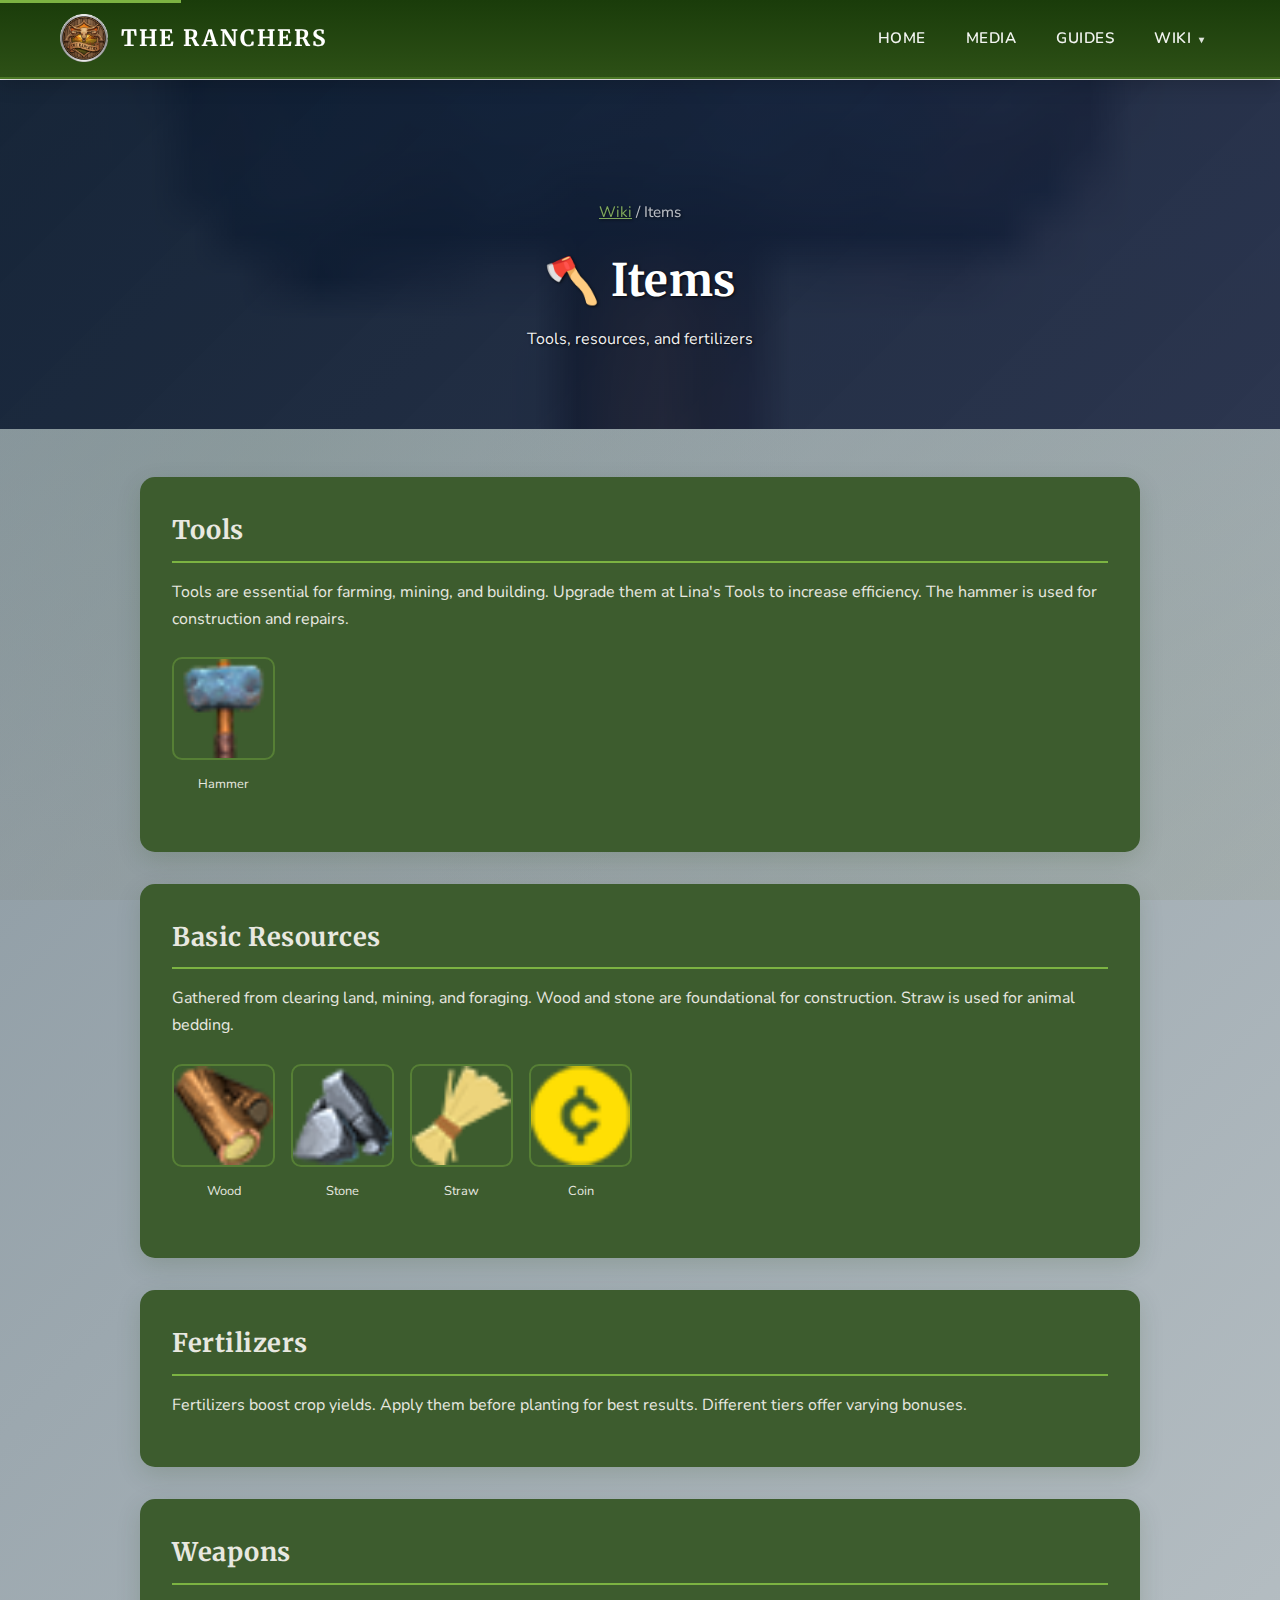
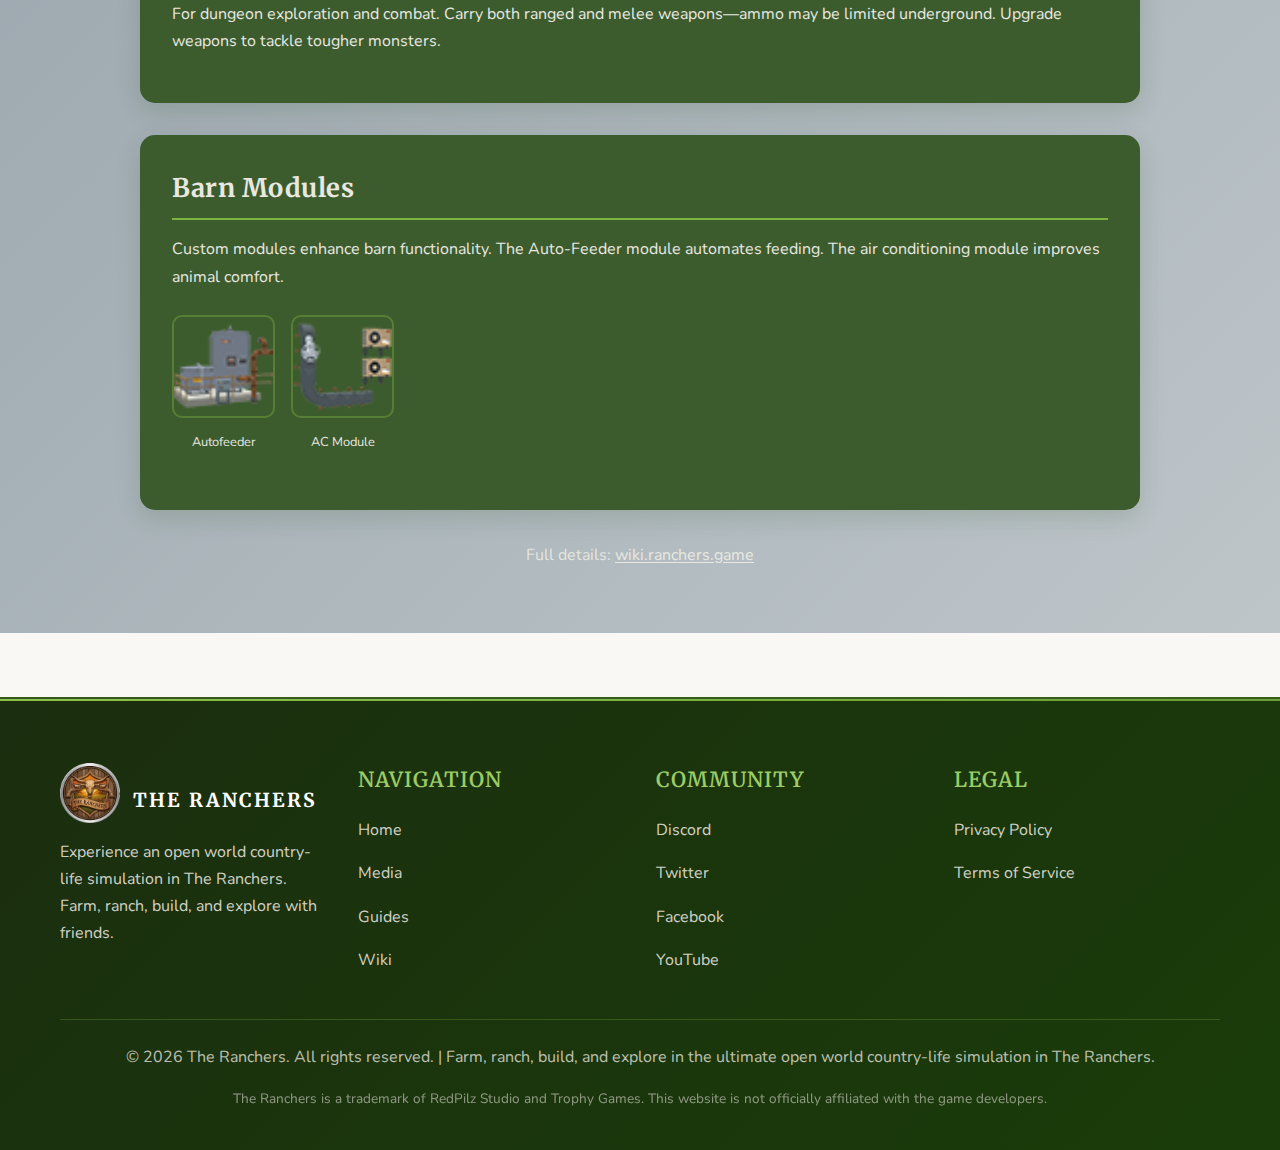
<file: wiki-items.html>
<!DOCTYPE html>
<html lang="en">
<head>
    <meta charset="UTF-8">
    <meta name="viewport" content="width=device-width, initial-scale=1.0">
    <title>Items - The Ranchers Wiki | Tools, Resources, Fertilizers</title>
    <meta name="description" content="The Ranchers Items Wiki - Tools, resources, fertilizers. Craft and manage items for farming and ranching.">
    <meta name="keywords" content="The Ranchers items, The Ranchers tools, The Ranchers resources, The Ranchers fertilizers">
    
    <!-- Open Graph / Facebook -->
    <meta property="og:type" content="website">
    <meta property="og:url" content="https://the-ranchers.com/wiki-items">
    <meta property="og:title" content="Items - The Ranchers Wiki">
    <meta property="og:description" content="The Ranchers Items Wiki - Tools, resources, fertilizers. Craft and manage items for farming and ranching.">
    <meta property="og:image" content="https://the-ranchers.com/static/logo.png">
    
    <!-- Twitter -->
    <meta name="twitter:card" content="summary_large_image">
    <meta name="twitter:title" content="Items - The Ranchers Wiki">
    <meta name="twitter:description" content="The Ranchers Items Wiki - Tools, resources, fertilizers. Craft and manage items for farming and ranching.">
    <meta name="twitter:image" content="https://the-ranchers.com/static/logo.png">
    
    <!-- Favicon -->
    <link rel="icon" type="image/x-icon" href="https://the-ranchers.com/static/favicon.ico">
    <link rel="shortcut icon" type="image/x-icon" href="https://the-ranchers.com/static/favicon.ico">
    <link rel="apple-touch-icon" sizes="180x180" href="https://the-ranchers.com/static/logo.png">
    <link rel="icon" type="image/png" sizes="32x32" href="https://the-ranchers.com/static/logo.png">
    <link rel="icon" type="image/png" sizes="16x16" href="https://the-ranchers.com/static/logo.png">
    
    <!-- Canonical -->
    <link rel="canonical" href="https://the-ranchers.com/wiki-items">
    
    <!-- Resource Hints -->
    <link rel="preconnect" href="https://www.googletagmanager.com">
    <link rel="preconnect" href="https://www.youtube.com">
    <link rel="dns-prefetch" href="https://fonts.googleapis.com">
    <link rel="preload" href="static/base.css" as="style">
    <link rel="preload" href="static/logo.png" as="image">
    
    <!-- Styles -->
    <link rel="stylesheet" href="static/base.css?v=1.0.0">
    
    <!-- Microsoft Validation -->
    <meta name="msvalidate.01" content="B362957FC36C5EDDD6079B6D78330424">
    
    <!-- IndexNow -->
    <meta name="yandex-verification" content="ac3bab6ab9ebd3d4" />
    <meta name="IndexNow-Key" content="B362957FC36C5EDDD6079B6D78330424">
    <meta name="IndexNow-Url" content="https://the-ranchers.com/wiki-items">
    
    <!-- Google Analytics -->
<script async src="https://www.googletagmanager.com/gtag/js?id=G-4F6RRRBVRF"></script>
<script>
  window.dataLayer = window.dataLayer || [];
  function gtag(){dataLayer.push(arguments);}
  gtag('js', new Date());

  gtag('config', 'G-4F6RRRBVRF');
</script>
    
    <style>
        .wiki-hero {
            background: linear-gradient(135deg, rgba(10, 26, 46, 0.95), rgba(22, 33, 62, 0.90)), 
                        url('static/images/wiki/buildings/tools_hammer_metal.png');
            background-size: cover;
            background-position: center;
            color: var(--secondary-color);
            padding: 120px 0 60px;
            text-align: center;
        }
        .wiki-hero h1 { font-size: 2.8rem; margin-bottom: 0.5rem; }
        .wiki-hero .breadcrumb { font-size: 0.95rem; opacity: 0.8; }
        .wiki-hero .breadcrumb a { color: var(--accent-color); }
        .wiki-content { padding: 3rem 0; background: linear-gradient(135deg, rgba(30, 60, 80, 0.5), rgba(50, 80, 100, 0.3)); }
        .wiki-section {
            background: var(--secondary-color);
            border-radius: 15px;
            padding: 2rem;
            margin-bottom: 2rem;
            box-shadow: 0 8px 25px var(--shadow-color);
            max-width: 1000px;
            margin-left: auto;
            margin-right: auto;
        }
        .wiki-section h2 { color: var(--accent-color); font-size: 1.6rem; margin-bottom: 1rem; border-bottom: 2px solid var(--accent-color); padding-bottom: 0.5rem; }
        .wiki-section p, .wiki-section li { color: var(--text-color); line-height: 1.7; }
        .wiki-grid {
            display: grid;
            grid-template-columns: repeat(auto-fill, minmax(100px, 1fr));
            gap: 1rem;
            margin: 1.5rem 0;
        }
        .wiki-grid img { width: 100%; border-radius: 10px; border: 2px solid var(--border-color); }
        .wiki-grid .caption { font-size: 0.8rem; text-align: center; margin-top: 0.3rem; color: var(--text-color); }
    </style>
</head>
<body>
    <a href="#main-content" class="skip-link">Skip to main content</a>
    <header>
        <div class="container">
            <nav>
                <div class="logo">
                    <img src="static/logo.png" alt="The Ranchers Logo">
                    <span class="logo-text">THE RANCHERS</span>
                </div>
                <button class="mobile-menu-btn" aria-label="Toggle mobile menu" aria-expanded="false" aria-controls="mobile-menu"><span></span><span></span><span></span></button>
                <ul role="menubar">
                    <li role="none"><a href="/" role="menuitem">Home</a></li>
                    <li role="none"><a href="/media" role="menuitem">Media</a></li>
                    <li role="none"><a href="/guides" role="menuitem">Guides</a></li>
                    <li role="none" class="dropdown">
                        <a href="/wiki" role="menuitem">Wiki</a>
                        <ul class="dropdown-menu">
                            <li><a href="/wiki-animals">Animals</a></li>
                            <li><a href="/wiki-buildings">Buildings</a></li>
                            <li><a href="/wiki-vehicles">Vehicles</a></li>
                            <li><a href="/wiki-items" class="active" aria-current="page">Items</a></li>
                        </ul>
                    </li>
                </ul>
            </nav>
        </div>
        <div class="mobile-menu" id="mobile-menu" aria-label="Mobile navigation menu">
            <button class="close-menu" aria-label="Close mobile menu">&times;</button>
            <ul role="menubar">
                <li role="none"><a href="/" role="menuitem">Home</a></li>
                <li role="none"><a href="/media" role="menuitem">Media</a></li>
                <li role="none"><a href="/guides" role="menuitem">Guides</a></li>
                <li role="none"><a href="/wiki" role="menuitem">Wiki</a></li>
            </ul>
        </div>
    </header>

    <main id="main-content">
        <script async="async" data-cfasync="false" src="https://pl28720431.effectivegatecpm.com/e540dd8bc740a5e467841b883318d7bc/invoke.js"></script>
        <div id="container-e540dd8bc740a5e467841b883318d7bc"></div>
        <section class="wiki-hero">
            <div class="container">
                <p class="breadcrumb"><a href="/wiki">Wiki</a> / Items</p>
                <h1>🪓 Items</h1>
                <p>Tools, resources, and fertilizers</p>
            </div>
        </section>

        <section class="wiki-content">
            <div class="container">
                <div class="wiki-section">
                    <h2>Tools</h2>
                    <p>Tools are essential for farming, mining, and building. Upgrade them at Lina's Tools to increase efficiency. The hammer is used for construction and repairs.</p>
                    <div class="wiki-grid">
                        <div><img src="static/images/wiki/buildings/tools_hammer_metal.png" alt="Hammer"><div class="caption">Hammer</div></div>
                    </div>
                </div>

                <div class="wiki-section">
                    <h2>Basic Resources</h2>
                    <p>Gathered from clearing land, mining, and foraging. Wood and stone are foundational for construction. Straw is used for animal bedding.</p>
                    <div class="wiki-grid">
                        <div><img src="static/images/wiki/buildings/ressource_wood.png" alt="Wood"><div class="caption">Wood</div></div>
                        <div><img src="static/images/wiki/buildings/ressource_rock_simple.png" alt="Stone"><div class="caption">Stone</div></div>
                        <div><img src="static/images/wiki/ressource_straw.png" alt="Straw"><div class="caption">Straw</div></div>
                        <div><img src="static/images/wiki/buildings/coin.png" alt="Coin"><div class="caption">Coin</div></div>
                    </div>
                </div>

                <div class="wiki-section">
                    <h2>Fertilizers</h2>
                    <p>Fertilizers boost crop yields. Apply them before planting for best results. Different tiers offer varying bonuses.</p>
                </div>

                <div class="wiki-section">
                    <h2>Weapons</h2>
                    <p>For dungeon exploration and combat. Carry both ranged and melee weapons—ammo may be limited underground. Upgrade weapons to tackle tougher monsters.</p>
                </div>

                <div class="wiki-section">
                    <h2>Barn Modules</h2>
                    <p>Custom modules enhance barn functionality. The Auto-Feeder module automates feeding. The air conditioning module improves animal comfort.</p>
                    <div class="wiki-grid">
                        <div><img src="static/images/wiki/buildings/custum_barn_autofeedermodule_icon.png" alt="Autofeeder Module"><div class="caption">Autofeeder</div></div>
                        <div><img src="static/images/wiki/buildings/custum_barn_aircondmodule_icon.png" alt="AC Module"><div class="caption">AC Module</div></div>
                    </div>
                </div>

                <p class="text-center">
                    Full details: <a href="https://wiki.ranchers.game" target="_blank" rel="noopener">wiki.ranchers.game</a>
                </p>
            </div>
        </section>
    </main>

    <footer>
        <div class="container">
            <div class="footer-content">
                <div class="footer-logo">
                    <div class="logo">
                        <img src="static/logo.png" alt="The Ranchers Logo">
                        <span class="logo-text">THE RANCHERS</span>
                    </div>
                    <p>Experience an open world country-life simulation in The Ranchers. Farm, ranch, build, and explore with friends.</p>
                </div>
                <div class="footer-links">
                    <div class="footer-heading">Navigation</div>
                    <ul>
                        <li><a href="/">Home</a></li>
                        <li><a href="/media">Media</a></li>
                        <li><a href="/guides">Guides</a></li>
                        <li><a href="/wiki">Wiki</a></li>
                    </ul>
                </div>
                <div class="footer-links">
                    <div class="footer-heading">Community</div>
                    <ul>
                        <li><a href="https://discord.gg/ranchersgame" target="_blank" rel="noopener">Discord</a></li>
                        <li><a href="https://twitter.com/RanchersGame" target="_blank" rel="noopener">Twitter</a></li>
                        <li><a href="https://www.facebook.com/RanchersGame" target="_blank" rel="noopener">Facebook</a></li>
                        <li><a href="https://www.youtube.com/@RanchersGame" target="_blank" rel="noopener">YouTube</a></li>
                    </ul>
                </div>
                <div class="footer-links">
                    <div class="footer-heading">Legal</div>
                    <ul>
                        <li><a href="/privacy-policy">Privacy Policy</a></li>
                        <li><a href="/terms-of-service">Terms of Service</a></li>
                    </ul>
                </div>
            </div>
            <div class="footer-bottom">
                <p>© 2026 The Ranchers. All rights reserved. | Farm, ranch, build, and explore in the ultimate open world country-life simulation in The Ranchers.</p>
                <p style="margin-top: 0.5rem; font-size: 0.85rem; opacity: 0.7;">
                    The Ranchers is a trademark of RedPilz Studio and Trophy Games. This website is not officially affiliated with the game developers.
                </p>
            </div>
        </div>
    </footer>

    <script src="static/base.js?v=1.0.0"></script>
    <script>
        document.querySelector('.mobile-menu-btn')?.addEventListener('click', () => document.querySelector('.mobile-menu')?.classList.add('active'));
        document.querySelector('.close-menu')?.addEventListener('click', () => document.querySelector('.mobile-menu')?.classList.remove('active'));
        document.querySelectorAll('.mobile-menu a').forEach(l => l.addEventListener('click', () => document.querySelector('.mobile-menu')?.classList.remove('active')));
    </script>
</body>
</html>
</file>
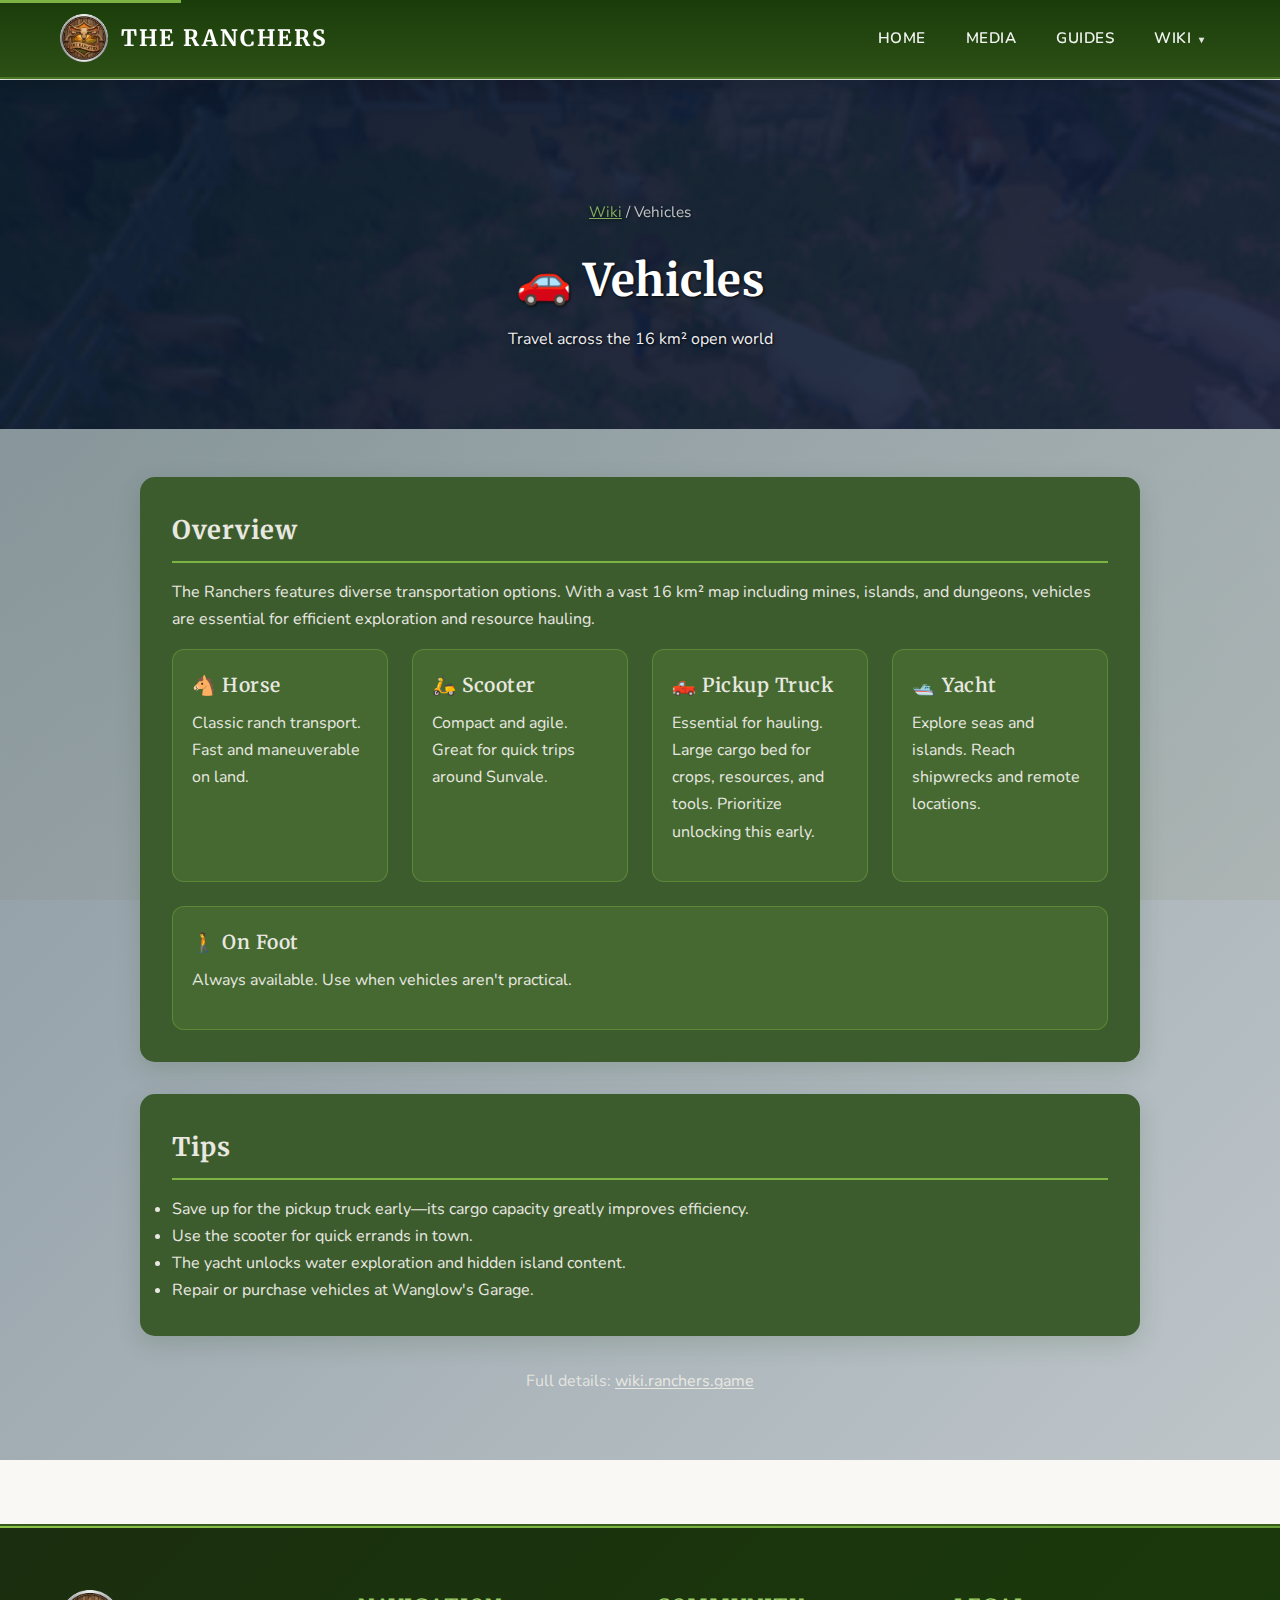
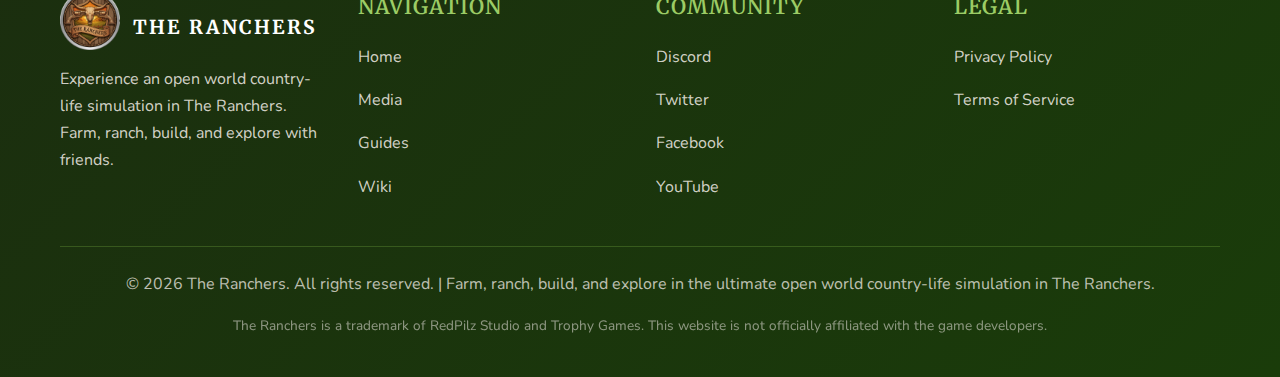
<file: wiki-vehicles.html>
<!DOCTYPE html>
<html lang="en">
<head>
    <meta charset="UTF-8">
    <meta name="viewport" content="width=device-width, initial-scale=1.0">
    <title>Vehicles - The Ranchers Wiki | Trucks, Scooters, Yachts</title>
    <meta name="description" content="The Ranchers Vehicles Wiki - Pickup trucks, scooters, yachts, horses. Explore the 16 km² open world efficiently.">
    <meta name="keywords" content="The Ranchers vehicles, The Ranchers pickup truck, The Ranchers scooter, The Ranchers yacht">
    
    <!-- Open Graph / Facebook -->
    <meta property="og:type" content="website">
    <meta property="og:url" content="https://the-ranchers.com/wiki-vehicles">
    <meta property="og:title" content="Vehicles - The Ranchers Wiki">
    <meta property="og:description" content="The Ranchers Vehicles Wiki - Pickup trucks, scooters, yachts, horses. Explore the 16 km² open world efficiently.">
    <meta property="og:image" content="https://the-ranchers.com/static/logo.png">
    
    <!-- Twitter -->
    <meta name="twitter:card" content="summary_large_image">
    <meta name="twitter:title" content="Vehicles - The Ranchers Wiki">
    <meta name="twitter:description" content="The Ranchers Vehicles Wiki - Pickup trucks, scooters, yachts, horses. Explore the 16 km² open world.">
    <meta name="twitter:image" content="https://the-ranchers.com/static/logo.png">
    
    <!-- Favicon -->
    <link rel="icon" type="image/x-icon" href="https://the-ranchers.com/static/favicon.ico">
    <link rel="shortcut icon" type="image/x-icon" href="https://the-ranchers.com/static/favicon.ico">
    <link rel="apple-touch-icon" sizes="180x180" href="https://the-ranchers.com/static/logo.png">
    <link rel="icon" type="image/png" sizes="32x32" href="https://the-ranchers.com/static/logo.png">
    <link rel="icon" type="image/png" sizes="16x16" href="https://the-ranchers.com/static/logo.png">
    
    <!-- Canonical -->
    <link rel="canonical" href="https://the-ranchers.com/wiki-vehicles">
    
    <!-- Resource Hints -->
    <link rel="preconnect" href="https://www.googletagmanager.com">
    <link rel="preconnect" href="https://www.youtube.com">
    <link rel="dns-prefetch" href="https://fonts.googleapis.com">
    <link rel="preload" href="static/base.css" as="style">
    <link rel="preload" href="static/logo.png" as="image">
    
    <!-- Styles -->
    <link rel="stylesheet" href="static/base.css?v=1.0.0">
    
    <!-- Microsoft Validation -->
    <meta name="msvalidate.01" content="B362957FC36C5EDDD6079B6D78330424">
    
    <!-- IndexNow -->
    <meta name="yandex-verification" content="ac3bab6ab9ebd3d4" />
    <meta name="IndexNow-Key" content="B362957FC36C5EDDD6079B6D78330424">
    <meta name="IndexNow-Url" content="https://the-ranchers.com/wiki-vehicles">
    
    <!-- Google Analytics -->
<script async src="https://www.googletagmanager.com/gtag/js?id=G-4F6RRRBVRF"></script>
<script>
  window.dataLayer = window.dataLayer || [];
  function gtag(){dataLayer.push(arguments);}
  gtag('js', new Date());

  gtag('config', 'G-4F6RRRBVRF');
</script>
    
    <style>
        .wiki-hero {
            background: linear-gradient(135deg, rgba(10, 26, 46, 0.95), rgba(22, 33, 62, 0.90)), 
                        url('static/images/media/744d17_69a2285bbd6a4c1e971834f2cf6ffd29~mv2.png');
            background-size: cover;
            background-position: center;
            color: var(--secondary-color);
            padding: 120px 0 60px;
            text-align: center;
        }
        .wiki-hero h1 { font-size: 2.8rem; margin-bottom: 0.5rem; }
        .wiki-hero .breadcrumb { font-size: 0.95rem; opacity: 0.8; }
        .wiki-hero .breadcrumb a { color: var(--accent-color); }
        .wiki-content { padding: 3rem 0; background: linear-gradient(135deg, rgba(30, 60, 80, 0.5), rgba(50, 80, 100, 0.3)); }
        .wiki-section {
            background: var(--secondary-color);
            border-radius: 15px;
            padding: 2rem;
            margin-bottom: 2rem;
            box-shadow: 0 8px 25px var(--shadow-color);
            max-width: 1000px;
            margin-left: auto;
            margin-right: auto;
        }
        .wiki-section h2 { color: var(--accent-color); font-size: 1.6rem; margin-bottom: 1rem; border-bottom: 2px solid var(--accent-color); padding-bottom: 0.5rem; }
        .wiki-section p, .wiki-section li { color: var(--text-color); line-height: 1.7; }
        .vehicle-list { display: flex; flex-wrap: wrap; gap: 1.5rem; margin-top: 1rem; }
        .vehicle-item {
            background: rgba(124, 179, 66, 0.15);
            border-radius: 12px;
            padding: 1.2rem;
            flex: 1 1 200px;
            border: 1px solid var(--border-color);
        }
        .vehicle-item h3 { color: #fff; font-size: 1.2rem; margin-bottom: 0.5rem; }
    </style>
</head>
<body>
    <a href="#main-content" class="skip-link">Skip to main content</a>
    <header>
        <div class="container">
            <nav>
                <div class="logo">
                    <img src="static/logo.png" alt="The Ranchers Logo">
                    <span class="logo-text">THE RANCHERS</span>
                </div>
                <button class="mobile-menu-btn" aria-label="Toggle mobile menu" aria-expanded="false" aria-controls="mobile-menu"><span></span><span></span><span></span></button>
                <ul role="menubar">
                    <li role="none"><a href="/" role="menuitem">Home</a></li>
                    <li role="none"><a href="/media" role="menuitem">Media</a></li>
                    <li role="none"><a href="/guides" role="menuitem">Guides</a></li>
                    <li role="none" class="dropdown">
                        <a href="/wiki" role="menuitem">Wiki</a>
                        <ul class="dropdown-menu">
                            <li><a href="/wiki-animals">Animals</a></li>
                            <li><a href="/wiki-buildings">Buildings</a></li>
                            <li><a href="/wiki-vehicles" class="active" aria-current="page">Vehicles</a></li>
                            <li><a href="/wiki-items">Items</a></li>
                        </ul>
                    </li>
                </ul>
            </nav>
        </div>
        <div class="mobile-menu" id="mobile-menu" aria-label="Mobile navigation menu">
            <button class="close-menu" aria-label="Close mobile menu">&times;</button>
            <ul role="menubar">
                <li role="none"><a href="/" role="menuitem">Home</a></li>
                <li role="none"><a href="/media" role="menuitem">Media</a></li>
                <li role="none"><a href="/guides" role="menuitem">Guides</a></li>
                <li role="none"><a href="/wiki" role="menuitem">Wiki</a></li>
            </ul>
        </div>
    </header>

    <main id="main-content">
        <script async="async" data-cfasync="false" src="https://pl28720431.effectivegatecpm.com/e540dd8bc740a5e467841b883318d7bc/invoke.js"></script>
        <div id="container-e540dd8bc740a5e467841b883318d7bc"></div> 
        <section class="wiki-hero">
            <div class="container">
                <p class="breadcrumb"><a href="/wiki">Wiki</a> / Vehicles</p>
                <h1>🚗 Vehicles</h1>
                <p>Travel across the 16 km² open world</p>
            </div>
        </section>

        <section class="wiki-content">
            <div class="container">
                <div class="wiki-section">
                    <h2>Overview</h2>
                    <p>The Ranchers features diverse transportation options. With a vast 16 km² map including mines, islands, and dungeons, vehicles are essential for efficient exploration and resource hauling.</p>
                    <div class="vehicle-list">
                        <div class="vehicle-item">
                            <h3>🐴 Horse</h3>
                            <p>Classic ranch transport. Fast and maneuverable on land.</p>
                        </div>
                        <div class="vehicle-item">
                            <h3>🛵 Scooter</h3>
                            <p>Compact and agile. Great for quick trips around Sunvale.</p>
                        </div>
                        <div class="vehicle-item">
                            <h3>🛻 Pickup Truck</h3>
                            <p>Essential for hauling. Large cargo bed for crops, resources, and tools. Prioritize unlocking this early.</p>
                        </div>
                        <div class="vehicle-item">
                            <h3>🛥️ Yacht</h3>
                            <p>Explore seas and islands. Reach shipwrecks and remote locations.</p>
                        </div>
                        <div class="vehicle-item">
                            <h3>🚶 On Foot</h3>
                            <p>Always available. Use when vehicles aren't practical.</p>
                        </div>
                    </div>
                </div>

                <div class="wiki-section">
                    <h2>Tips</h2>
                    <ul>
                        <li>Save up for the pickup truck early—its cargo capacity greatly improves efficiency.</li>
                        <li>Use the scooter for quick errands in town.</li>
                        <li>The yacht unlocks water exploration and hidden island content.</li>
                        <li>Repair or purchase vehicles at Wanglow's Garage.</li>
                    </ul>
                </div>

                <p class="text-center">
                    Full details: <a href="https://wiki.ranchers.game" target="_blank" rel="noopener">wiki.ranchers.game</a>
                </p>
            </div>
        </section>
    </main>

    <footer>
        <div class="container">
            <div class="footer-content">
                <div class="footer-logo">
                    <div class="logo">
                        <img src="static/logo.png" alt="The Ranchers Logo">
                        <span class="logo-text">THE RANCHERS</span>
                    </div>
                    <p>Experience an open world country-life simulation in The Ranchers. Farm, ranch, build, and explore with friends.</p>
                </div>
                <div class="footer-links">
                    <div class="footer-heading">Navigation</div>
                    <ul>
                        <li><a href="/">Home</a></li>
                        <li><a href="/media">Media</a></li>
                        <li><a href="/guides">Guides</a></li>
                        <li><a href="/wiki">Wiki</a></li>
                    </ul>
                </div>
                <div class="footer-links">
                    <div class="footer-heading">Community</div>
                    <ul>
                        <li><a href="https://discord.gg/ranchersgame" target="_blank" rel="noopener">Discord</a></li>
                        <li><a href="https://twitter.com/RanchersGame" target="_blank" rel="noopener">Twitter</a></li>
                        <li><a href="https://www.facebook.com/RanchersGame" target="_blank" rel="noopener">Facebook</a></li>
                        <li><a href="https://www.youtube.com/@RanchersGame" target="_blank" rel="noopener">YouTube</a></li>
                    </ul>
                </div>
                <div class="footer-links">
                    <div class="footer-heading">Legal</div>
                    <ul>
                        <li><a href="/privacy-policy">Privacy Policy</a></li>
                        <li><a href="/terms-of-service">Terms of Service</a></li>
                    </ul>
                </div>
            </div>
            <div class="footer-bottom">
                <p>© 2026 The Ranchers. All rights reserved. | Farm, ranch, build, and explore in the ultimate open world country-life simulation in The Ranchers.</p>
                <p style="margin-top: 0.5rem; font-size: 0.85rem; opacity: 0.7;">
                    The Ranchers is a trademark of RedPilz Studio and Trophy Games. This website is not officially affiliated with the game developers.
                </p>
            </div>
        </div>
    </footer>

    <script src="static/base.js?v=1.0.0"></script>
    <script>
        document.querySelector('.mobile-menu-btn')?.addEventListener('click', () => document.querySelector('.mobile-menu')?.classList.add('active'));
        document.querySelector('.close-menu')?.addEventListener('click', () => document.querySelector('.mobile-menu')?.classList.remove('active'));
        document.querySelectorAll('.mobile-menu a').forEach(l => l.addEventListener('click', () => document.querySelector('.mobile-menu')?.classList.remove('active')));
    </script>
</body>
</html>
</file>
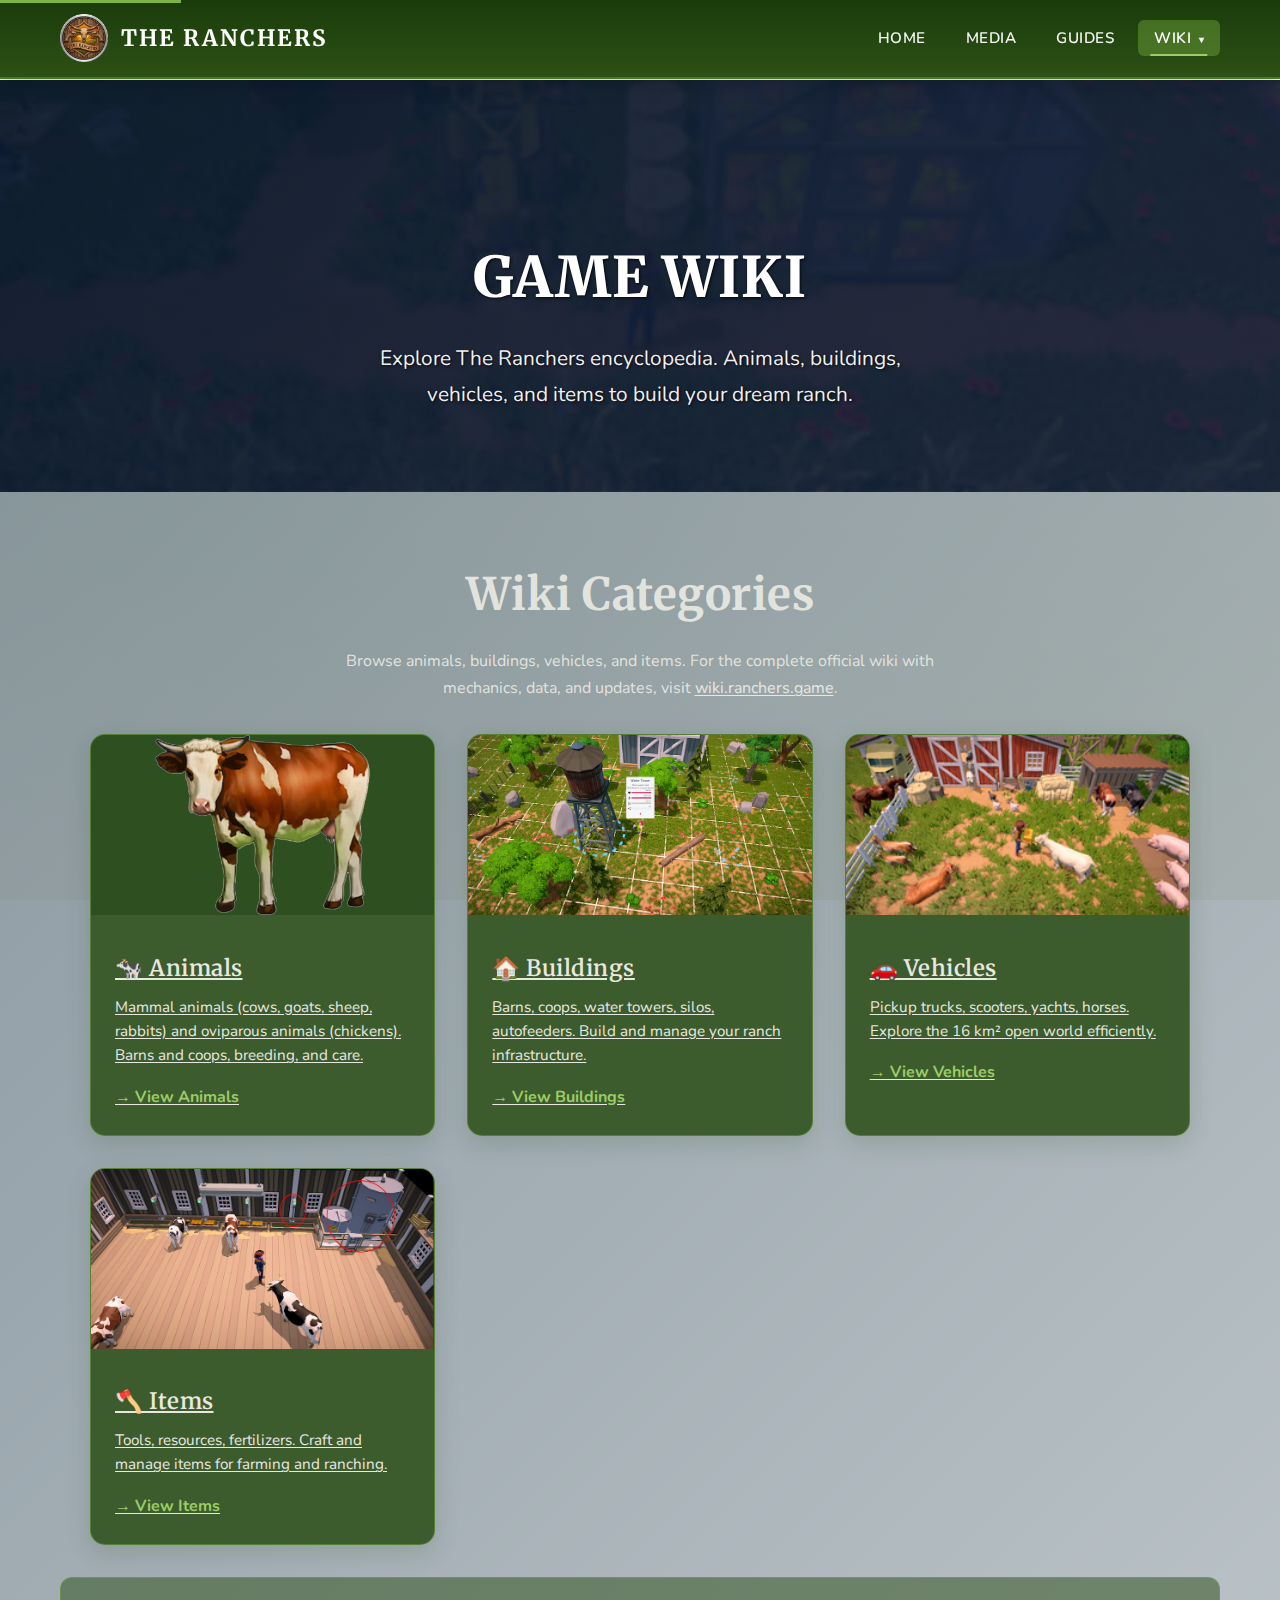
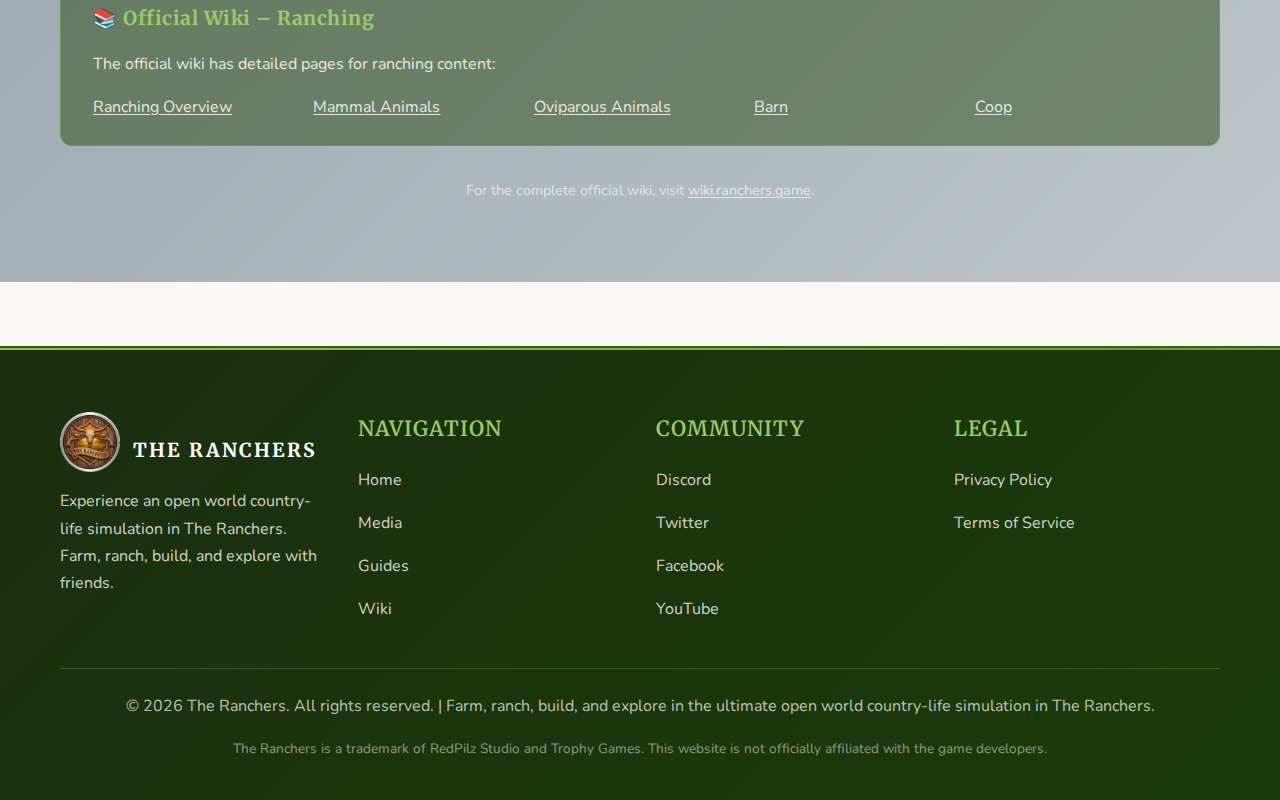
<file: wiki.html>
<!DOCTYPE html>
<html lang="en">
<head>
    <meta charset="UTF-8">
    <meta name="viewport" content="width=device-width, initial-scale=1.0">
    <title>The Ranchers Wiki - Game Encyclopedia | Animals, Buildings, Vehicles, Items</title>
    <meta name="description" content="The Ranchers Wiki - Complete game encyclopedia. Learn about animals, buildings, vehicles, and items in this open world country-life simulation game.">
    <meta name="keywords" content="The Ranchers wiki, The Ranchers animals, The Ranchers buildings, The Ranchers vehicles, The Ranchers items, farming game wiki">
    
    <!-- Open Graph / Facebook -->
    <meta property="og:type" content="website">
    <meta property="og:url" content="https://the-ranchers.com/wiki">
    <meta property="og:title" content="The Ranchers Wiki - Game Encyclopedia">
    <meta property="og:description" content="Complete encyclopedia for The Ranchers. Animals, buildings, vehicles, and items.">
    <meta property="og:image" content="https://the-ranchers.com/static/logo.png">
    
    <!-- Twitter -->
    <meta name="twitter:card" content="summary_large_image">
    <meta name="twitter:title" content="The Ranchers Wiki">
    <meta name="twitter:description" content="Complete encyclopedia for The Ranchers. Animals, buildings, vehicles, and items.">
    <meta name="twitter:image" content="https://the-ranchers.com/static/logo.png">
    
    <!-- Favicon -->
    <link rel="icon" type="image/x-icon" href="https://the-ranchers.com/static/favicon.ico">
    <link rel="shortcut icon" type="image/x-icon" href="https://the-ranchers.com/static/favicon.ico">
    <link rel="apple-touch-icon" sizes="180x180" href="https://the-ranchers.com/static/logo.png">
    <link rel="icon" type="image/png" sizes="32x32" href="https://the-ranchers.com/static/logo.png">
    <link rel="icon" type="image/png" sizes="16x16" href="https://the-ranchers.com/static/logo.png">
    
    <!-- Canonical -->
    <link rel="canonical" href="https://the-ranchers.com/wiki">
    
    <!-- Resource Hints for Performance -->
    <link rel="preconnect" href="https://www.googletagmanager.com">
    <link rel="preconnect" href="https://www.youtube.com">
    <link rel="dns-prefetch" href="https://fonts.googleapis.com">
    <link rel="preload" href="static/base.css" as="style">
    <link rel="preload" href="static/logo.png" as="image">
    
    <!-- Styles -->
    <link rel="stylesheet" href="static/base.css?v=1.0.0">
    
    <!-- Microsoft Validation -->
    <meta name="msvalidate.01" content="B362957FC36C5EDDD6079B6D78330424">
    
    <!-- IndexNow -->
    <meta name="yandex-verification" content="ac3bab6ab9ebd3d4" />
    <meta name="IndexNow-Key" content="B362957FC36C5EDDD6079B6D78330424">
    <meta name="IndexNow-Url" content="https://the-ranchers.com/wiki">
    
    <!-- Google Analytics -->
<script async src="https://www.googletagmanager.com/gtag/js?id=G-4F6RRRBVRF"></script>
<script>
  window.dataLayer = window.dataLayer || [];
  function gtag(){dataLayer.push(arguments);}
  gtag('js', new Date());

  gtag('config', 'G-4F6RRRBVRF');
</script>
    <script type="application/ld+json">
    {"@context":"https://schema.org","@type":"WebPage","name":"The Ranchers Wiki - Game Encyclopedia","description":"Complete encyclopedia for The Ranchers. Animals, buildings, vehicles, and items.","url":"https://the-ranchers.com/wiki"}
    </script>
    <style>
        .wiki-hero {
            background: linear-gradient(135deg, rgba(10, 26, 46, 0.95), rgba(22, 33, 62, 0.90)), 
                        url('static/images/media/744d17_31520339d6714231b446288b4da557bc~mv2.png');
            background-size: cover;
            background-position: center;
            color: var(--secondary-color);
            padding: 150px 0 80px;
            text-align: center;
        }
        .wiki-hero h1 { font-size: 3.5rem; margin-bottom: 1rem; font-weight: 800; }
        .wiki-hero p { font-size: 1.3rem; color: var(--light-accent); max-width: 600px; margin: 0 auto; }
        .wiki-content { padding: 4rem 0; background: linear-gradient(135deg, rgba(30, 60, 80, 0.5), rgba(50, 80, 100, 0.3)); }
        .wiki-grid {
            display: grid;
            grid-template-columns: repeat(auto-fit, minmax(260px, 1fr));
            gap: 2rem;
            max-width: 1100px;
            margin: 0 auto;
        }
        .wiki-card {
            background: var(--secondary-color);
            border-radius: 15px;
            overflow: hidden;
            box-shadow: 0 8px 25px var(--shadow-color);
            border: 1px solid var(--border-color);
            transition: transform 0.3s, box-shadow 0.3s;
            text-decoration: none;
            color: inherit;
            display: block;
        }
        .wiki-card:hover {
            transform: translateY(-8px);
            box-shadow: 0 15px 40px var(--shadow-color);
        }
        .wiki-card img {
            width: 100%;
            height: 180px;
            object-fit: cover;
        }
        .wiki-card--animals img {
            object-fit: contain;
            background: rgba(26, 60, 10, 0.4);
        }
        .wiki-card-body { padding: 1.5rem; }
        .wiki-card h3 { color: #fff; font-size: 1.4rem; margin-bottom: 0.5rem; }
        .wiki-card p { color: var(--text-color); line-height: 1.6; font-size: 0.95rem; }
        .wiki-card .arrow { color: var(--accent-color); font-weight: bold; }
        .wiki-official-links {
            background: rgba(61, 92, 46, 0.6);
            border-radius: 12px;
            padding: 1.5rem 2rem;
            margin-top: 2rem;
            border: 1px solid rgba(124, 179, 66, 0.4);
        }
        .wiki-official-links h2 { color: var(--light-accent); font-size: 1.2rem; margin-bottom: 1rem; }
        .wiki-official-links ul { display: grid; grid-template-columns: repeat(auto-fit, minmax(180px, 1fr)); gap: 0.5rem; list-style: none; padding: 0; }
        .wiki-official-links a { color: #e8e8e0; text-decoration: underline; text-underline-offset: 2px; }
        .wiki-official-links a:hover { color: #fff; }
    </style>
</head>
<body>
    <a href="#main-content" class="skip-link">Skip to main content</a>
    <header>
        <div class="container">
            <nav>
                <div class="logo">
                    <img src="static/logo.png" alt="The Ranchers Logo">
                    <span class="logo-text">THE RANCHERS</span>
                </div>
                <button class="mobile-menu-btn" aria-label="Toggle mobile menu" aria-expanded="false" aria-controls="mobile-menu"><span></span><span></span><span></span></button>
                <ul role="menubar">
                    <li role="none"><a href="/" role="menuitem">Home</a></li>
                    <li role="none"><a href="/media" role="menuitem">Media</a></li>
                    <li role="none"><a href="/guides" role="menuitem">Guides</a></li>
                    <li role="none" class="dropdown">
                        <a href="/wiki" class="active" role="menuitem" aria-current="page">Wiki</a>
                        <ul class="dropdown-menu">
                            <li><a href="/wiki-animals">Animals</a></li>
                            <li><a href="/wiki-buildings">Buildings</a></li>
                            <li><a href="/wiki-vehicles">Vehicles</a></li>
                            <li><a href="/wiki-items">Items</a></li>
                        </ul>
                    </li>
                </ul>
            </nav>
        </div>
        <div class="mobile-menu" id="mobile-menu" aria-label="Mobile navigation menu">
            <button class="close-menu" aria-label="Close mobile menu">&times;</button>
            <ul role="menubar">
                <li role="none"><a href="/" role="menuitem">Home</a></li>
                <li role="none"><a href="/media" role="menuitem">Media</a></li>
                <li role="none"><a href="/guides" role="menuitem">Guides</a></li>
                <li role="none"><a href="/wiki" role="menuitem">Wiki</a></li>
            </ul>
        </div>
    </header>

    <main id="main-content">
        <script async="async" data-cfasync="false" src="https://pl28720431.effectivegatecpm.com/e540dd8bc740a5e467841b883318d7bc/invoke.js"></script>
        <div id="container-e540dd8bc740a5e467841b883318d7bc"></div>
        <section class="wiki-hero">
            <div class="container">
                <h1>GAME WIKI</h1>
                <p>Explore The Ranchers encyclopedia. Animals, buildings, vehicles, and items to build your dream ranch.</p>
            </div>
        </section>

        <section class="wiki-content">
            <div class="container">
                <h2 class="text-center" style="color:#fff;margin-bottom:1rem;">Wiki Categories</h2>
                <p class="text-center" style="color:rgba(232,232,224,0.9);margin-bottom:2rem;max-width:600px;margin-left:auto;margin-right:auto;">Browse animals, buildings, vehicles, and items. For the complete official wiki with mechanics, data, and updates, visit <a href="https://wiki.ranchers.game" target="_blank" rel="noopener">wiki.ranchers.game</a>.</p>
                <div class="wiki-grid">
                    <a href="/wiki-animals" class="wiki-card wiki-card--animals">
                        <img src="static/images/wiki/animals/mammal_animals.png" alt="The Ranchers Animals">
                        <div class="wiki-card-body">
                            <h3>🐄 Animals</h3>
                            <p>Mammal animals (cows, goats, sheep, rabbits) and oviparous animals (chickens). Barns and coops, breeding, and care.</p>
                            <span class="arrow">→ View Animals</span>
                        </div>
                    </a>
                    <a href="/wiki-buildings" class="wiki-card">
                        <img src="static/images/media/watertower_coverage.png" alt="The Ranchers Buildings">
                        <div class="wiki-card-body">
                            <h3>🏠 Buildings</h3>
                            <p>Barns, coops, water towers, silos, autofeeders. Build and manage your ranch infrastructure.</p>
                            <span class="arrow">→ View Buildings</span>
                        </div>
                    </a>
                    <a href="/wiki-vehicles" class="wiki-card">
                        <img src="static/images/media/744d17_69a2285bbd6a4c1e971834f2cf6ffd29~mv2.png" alt="The Ranchers Vehicles">
                        <div class="wiki-card-body">
                            <h3>🚗 Vehicles</h3>
                            <p>Pickup trucks, scooters, yachts, horses. Explore the 16 km² open world efficiently.</p>
                            <span class="arrow">→ View Vehicles</span>
                        </div>
                    </a>
                    <a href="/wiki-items" class="wiki-card">
                        <img src="static/images/media/autofeeder_interior.png" alt="The Ranchers Items">
                        <div class="wiki-card-body">
                            <h3>🪓 Items</h3>
                            <p>Tools, resources, fertilizers. Craft and manage items for farming and ranching.</p>
                            <span class="arrow">→ View Items</span>
                        </div>
                    </a>
                </div>
                <div class="wiki-official-links">
                    <h2>📚 Official Wiki – Ranching</h2>
                    <p style="color:#e8e8e0;margin-bottom:1rem;">The official wiki has detailed pages for ranching content:</p>
                    <ul>
                        <li><a href="https://wiki.ranchers.game/Ranching" target="_blank" rel="noopener">Ranching Overview</a></li>
                        <li><a href="https://wiki.ranchers.game/Ranching/Mammal-Animals" target="_blank" rel="noopener">Mammal Animals</a></li>
                        <li><a href="https://wiki.ranchers.game/Ranching/Oviparous-Animals" target="_blank" rel="noopener">Oviparous Animals</a></li>
                        <li><a href="https://wiki.ranchers.game/Ranching/Barn" target="_blank" rel="noopener">Barn</a></li>
                        <li><a href="https://wiki.ranchers.game/Ranching/Coop" target="_blank" rel="noopener">Coop</a></li>
                    </ul>
                </div>
                <p class="text-center" style="margin-top:2rem;font-size:0.9rem;">
                    For the complete official wiki, visit <a href="https://wiki.ranchers.game" target="_blank" rel="noopener">wiki.ranchers.game</a>.
                </p>
            </div>
        </section>
    </main>

    <footer>
        <div class="container">
            <div class="footer-content">
                <div class="footer-logo">
                    <div class="logo">
                        <img src="static/logo.png" alt="The Ranchers Logo">
                        <span class="logo-text">THE RANCHERS</span>
                    </div>
                    <p>Experience an open world country-life simulation in The Ranchers. Farm, ranch, build, and explore with friends.</p>
                </div>
                <div class="footer-links">
                    <div class="footer-heading">Navigation</div>
                    <ul>
                        <li><a href="/">Home</a></li>
                        <li><a href="/media">Media</a></li>
                        <li><a href="/guides">Guides</a></li>
                        <li><a href="/wiki">Wiki</a></li>
                    </ul>
                </div>
                <div class="footer-links">
                    <div class="footer-heading">Community</div>
                    <ul>
                        <li><a href="https://discord.gg/ranchersgame" target="_blank" rel="noopener">Discord</a></li>
                        <li><a href="https://twitter.com/RanchersGame" target="_blank" rel="noopener">Twitter</a></li>
                        <li><a href="https://www.facebook.com/RanchersGame" target="_blank" rel="noopener">Facebook</a></li>
                        <li><a href="https://www.youtube.com/@RanchersGame" target="_blank" rel="noopener">YouTube</a></li>
                    </ul>
                </div>
                <div class="footer-links">
                    <div class="footer-heading">Legal</div>
                    <ul>
                        <li><a href="/privacy-policy">Privacy Policy</a></li>
                        <li><a href="/terms-of-service">Terms of Service</a></li>
                    </ul>
                </div>
            </div>
            <div class="footer-bottom">
                <p>© 2026 The Ranchers. All rights reserved. | Farm, ranch, build, and explore in the ultimate open world country-life simulation in The Ranchers.</p>
                <p style="margin-top: 0.5rem; font-size: 0.85rem; opacity: 0.7;">
                    The Ranchers is a trademark of RedPilz Studio and Trophy Games. This website is not officially affiliated with the game developers.
                </p>
            </div>
        </div>
    </footer>

    <script src="static/base.js?v=1.0.0"></script>
    <script>
        document.querySelector('.mobile-menu-btn')?.addEventListener('click', () => document.querySelector('.mobile-menu')?.classList.add('active'));
        document.querySelector('.close-menu')?.addEventListener('click', () => document.querySelector('.mobile-menu')?.classList.remove('active'));
        document.querySelectorAll('.mobile-menu a').forEach(l => l.addEventListener('click', () => document.querySelector('.mobile-menu')?.classList.remove('active')));
    </script>
</body>
</html>
</file>
<file: static/base.css>
/* The Ranchers Website - Country-Life Theme */

@import url('https://fonts.googleapis.com/css2?family=Merriweather:wght@400;600;700&family=Nunito:wght@400;500;600;700&display=swap');

:root {
    /* The Ranchers Country-Life Color Scheme */
    --primary-color: #1a3c0a;        /* Forest green */
    --secondary-color: #3d5c2e;      /* Sage green */
    --accent-color: #7cb342;         /* Grass green */
    --accent-glow: #8bc34a;          /* Light grass */
    --light-accent: #9ccc65;         /* Pale green */
    --dark-accent: #1b2e0f;          /* Dark forest */
    --bg-color: #faf8f5;             /* Warm cream background */
    --bg-secondary: #f5f0e8;         /* Soft cream */
    --text-color: #2c2416;           /* Dark brown text */
    --text-light: #4a4035;           /* Lighter brown */
    --menu-bg: rgba(250, 248, 245, 0.98);
    --border-color: rgba(124, 179, 66, 0.4);
    --shadow-color: rgba(26, 60, 10, 0.15);
    --shadow-glow: rgba(124, 179, 66, 0.25);
    --gradient-primary: linear-gradient(135deg, #1a3c0a 0%, #3d5c2e 50%, #558b2f 100%);
    --gradient-secondary: linear-gradient(135deg, #7cb342 0%, #8bc34a 100%);
    --gradient-dark: linear-gradient(135deg, #1b2e0f 0%, #1a3c0a 100%);
    --gradient-accent: linear-gradient(135deg, #8bc34a 0%, #7cb342 50%, #689f38 100%);
}

* {
    margin: 0;
    padding: 0;
    box-sizing: border-box;
}

/* Skip to main content - accessibility */
.skip-link {
    position: absolute;
    top: -40px;
    left: 0;
    background: var(--accent-color);
    color: #fff;
    padding: 8px 16px;
    z-index: 10001;
    font-weight: 600;
    text-decoration: none;
    transition: top 0.3s ease;
}
.skip-link:focus {
    top: 0;
}

body {
    font-family: 'Nunito', 'Segoe UI', Tahoma, Geneva, Verdana, sans-serif;
    line-height: 1.7;
    color: var(--text-color);
    background: var(--bg-color);
    background-image: 
        radial-gradient(circle at 20% 50%, rgba(124, 179, 66, 0.08) 0%, transparent 50%),
        radial-gradient(circle at 80% 80%, rgba(139, 195, 74, 0.06) 0%, transparent 50%),
        linear-gradient(180deg, var(--bg-color) 0%, var(--bg-secondary) 100%);
    background-attachment: fixed;
    min-height: 100vh;
}

.container {
    max-width: 1200px;
    margin: 0 auto;
    padding: 0 20px;
}

/* Header Styles */
header {
    background: linear-gradient(180deg, #1a3c0a 0%, #2d5016 100%);
    backdrop-filter: blur(12px);
    position: fixed;
    top: 0;
    left: 0;
    right: 0;
    z-index: 1000;
    border-bottom: 2px solid rgba(124, 179, 66, 0.5);
    box-shadow: 0 4px 20px rgba(0, 0, 0, 0.2);
}

nav {
    display: flex;
    justify-content: space-between;
    align-items: center;
    padding: 0.9rem 0;
}

.logo {
    display: flex;
    align-items: center;
    gap: 0.8rem;
}

.logo img {
    height: 48px;
    width: auto;
}

.logo-text {
    font-family: 'Merriweather', serif;
    font-size: 1.4rem;
    font-weight: 700;
    text-transform: uppercase;
    letter-spacing: 2px;
    color: #fff;
}

nav ul {
    display: flex;
    list-style: none;
    gap: 0.5rem;
    align-items: center;
}

nav ul li a {
    color: rgba(255, 255, 255, 0.95);
    text-decoration: none;
    font-weight: 600;
    font-size: 0.95rem;
    letter-spacing: 0.5px;
    text-transform: uppercase;
    transition: all 0.25s ease;
    padding: 0.5rem 1rem;
    border-radius: 6px;
    position: relative;
}

nav ul li a::before {
    content: '';
    position: absolute;
    bottom: 0;
    left: 50%;
    width: 0;
    height: 2px;
    background: var(--light-accent);
    transform: translateX(-50%);
    transition: width 0.25s ease;
}

nav ul li a:hover {
    color: #fff;
    background: rgba(124, 179, 66, 0.35);
}

nav ul li a:hover::before {
    width: 70%;
}

nav ul li a.active {
    color: #fff;
    background: rgba(124, 179, 66, 0.4);
}

nav ul li a.active::before {
    width: 70%;
}

/* Main Content */
main {
    margin-top: 80px;
}

section {
    padding: 4rem 0;
}

h1, h2, h3, h4, h5, h6 {
    font-family: 'Merriweather', serif;
    margin-bottom: 1rem;
    color: var(--text-color);
    letter-spacing: 0.5px;
}

h1 {
    font-size: 3.5rem;
    font-weight: 700;
    color: var(--primary-color);
}

h2 {
    font-size: 2.8rem;
    font-weight: 700;
    color: var(--primary-color);
}

h3 {
    font-size: 2rem;
    font-weight: 600;
    color: var(--secondary-color);
}

p {
    margin-bottom: 1rem;
    line-height: 1.7;
}

/* Buttons */
.btn {
    display: inline-block;
    padding: 0.9rem 2rem;
    background: var(--gradient-secondary);
    color: #fff;
    text-decoration: none;
    border-radius: 8px;
    font-weight: 700;
    font-size: 1.05rem;
    text-transform: uppercase;
    letter-spacing: 1px;
    transition: all 0.3s ease;
    border: 2px solid transparent;
    cursor: pointer;
    text-align: center;
    position: relative;
    overflow: hidden;
    box-shadow: 0 4px 12px var(--shadow-glow);
}

.btn::before {
    content: '';
    position: absolute;
    top: 0;
    left: -100%;
    width: 100%;
    height: 100%;
    background: linear-gradient(90deg, transparent, rgba(255, 255, 255, 0.3), transparent);
    transition: left 0.5s ease;
}

.btn:hover::before {
    left: 100%;
}

.btn:hover {
    transform: translateY(-3px);
    box-shadow: 0 6px 20px var(--shadow-glow);
    background: linear-gradient(135deg, #8bc34a 0%, #7cb342 100%);
}

.btn-secondary {
    background: transparent;
    border: 2px solid var(--accent-color);
    color: var(--accent-color);
    box-shadow: none;
}

.btn-secondary:hover {
    background: rgba(124, 179, 66, 0.15);
    border-color: var(--accent-glow);
    color: var(--accent-glow);
}

/* Cards */
.card {
    background: #fff;
    border-radius: 15px;
    padding: 2rem;
    box-shadow: 0 4px 20px var(--shadow-color);
    border: 1px solid var(--border-color);
    transition: all 0.3s ease;
    position: relative;
    overflow: hidden;
}

.card::before {
    content: '';
    position: absolute;
    top: 0;
    left: 0;
    right: 0;
    height: 3px;
    background: var(--gradient-accent);
    transform: scaleX(0);
    transform-origin: left;
    transition: transform 0.3s ease;
}

.card:hover::before {
    transform: scaleX(1);
}

.card:hover {
    transform: translateY(-8px);
    box-shadow: 0 8px 30px var(--shadow-color);
    border-color: var(--accent-color);
}

/* Grid Layouts */
.grid {
    display: grid;
    gap: 2rem;
}

.grid-2 {
    grid-template-columns: repeat(auto-fit, minmax(300px, 1fr));
}

.grid-3 {
    grid-template-columns: repeat(auto-fit, minmax(250px, 1fr));
}

.grid-4 {
    grid-template-columns: repeat(auto-fit, minmax(200px, 1fr));
}

/* Footer */
footer {
    background: var(--gradient-dark);
    color: #e8e4df;
    padding: 4rem 0 1.5rem;
    margin-top: 4rem;
    border-top: 2px solid rgba(124, 179, 66, 0.3);
    position: relative;
}

footer::before {
    content: '';
    position: absolute;
    top: 0;
    left: 0;
    right: 0;
    height: 2px;
    background: var(--gradient-accent);
}

.footer-content {
    display: grid;
    grid-template-columns: repeat(auto-fit, minmax(250px, 1fr));
    gap: 2rem;
    margin-bottom: 2rem;
}

.footer-logo img {
    height: 60px;
    width: auto;
    margin-bottom: 1rem;
}

.footer-logo .logo {
    display: flex;
    align-items: center;
    gap: 0.8rem;
}

.footer-logo .logo-text {
    font-size: 1.2rem;
    letter-spacing: 2px;
    color: #fff;
}

.footer-logo p {
    color: rgba(232, 228, 223, 0.9);
}

.footer-links h3,
.footer-links .footer-heading {
    color: var(--light-accent);
    margin-bottom: 1rem;
    font-size: 1.3rem;
    font-family: 'Merriweather', serif;
    font-weight: 600;
    text-transform: uppercase;
    letter-spacing: 1px;
}

.footer-links ul {
    list-style: none;
}

.footer-links ul li {
    margin-bottom: 0.6rem;
}

.footer-links ul li a {
    color: rgba(232, 228, 223, 0.9);
    text-decoration: none;
    transition: all 0.3s ease;
    display: inline-block;
    padding: 0.2rem 0;
}

.footer-links ul li a:hover {
    color: var(--light-accent);
    transform: translateX(5px);
}

.footer-bottom {
    border-top: 1px solid rgba(124, 179, 66, 0.3);
    padding-top: 1.5rem;
    text-align: center;
    color: rgba(232, 228, 223, 0.8);
}

/* Dropdown Menu Styles */
nav ul li.dropdown {
    position: relative;
}

nav ul li.dropdown > a::after {
    content: ' ▾';
    font-size: 0.65rem;
    margin-left: 0.25rem;
    opacity: 0.9;
    transition: transform 0.25s ease;
}

nav ul li.dropdown:hover > a::after {
    transform: rotate(180deg);
}

.dropdown-menu {
    display: flex;
    flex-direction: column;
    position: absolute;
    top: 100%;
    left: 0;
    background: #fff;
    min-width: 220px;
    opacity: 0;
    visibility: hidden;
    transform: translateY(-8px);
    transition: opacity 0.2s ease, transform 0.2s ease, visibility 0.2s;
    border: 2px solid rgba(124, 179, 66, 0.4);
    border-radius: 10px;
    box-shadow: 0 12px 32px rgba(0, 0, 0, 0.18), 0 0 0 1px rgba(0, 0, 0, 0.05);
    margin-top: 0.5rem;
    padding: 0.5rem 0;
    z-index: 1001;
}

nav ul li.dropdown:hover .dropdown-menu {
    opacity: 1;
    visibility: visible;
    transform: translateY(0);
}

.dropdown-menu li {
    display: block;
    width: 100%;
    margin: 0;
}

.dropdown-menu li a {
    display: block;
    padding: 0.75rem 1.25rem;
    color: var(--text-color);
    font-size: 0.95rem;
    font-weight: 500;
    border-left: 4px solid transparent;
    transition: all 0.2s ease;
}

.dropdown-menu li a:hover {
    background: rgba(124, 179, 66, 0.12);
    border-left-color: var(--accent-color);
    color: var(--primary-color);
    padding-left: 1.5rem;
}

.dropdown-menu li a.active {
    background: rgba(124, 179, 66, 0.18);
    border-left-color: var(--accent-color);
    color: var(--primary-color);
    font-weight: 600;
}

/* Mobile Menu */
.mobile-menu-btn {
    display: none;
    background: rgba(255, 255, 255, 0.1);
    border: 2px solid rgba(255, 255, 255, 0.8);
    color: #fff;
    padding: 0.5rem;
    cursor: pointer;
    border-radius: 6px;
    flex-direction: column;
    gap: 5px;
}

.mobile-menu-btn span {
    display: block;
    width: 24px;
    height: 2.5px;
    background: #fff;
    transition: all 0.3s ease;
}

.mobile-menu {
    display: block;
    position: fixed;
    top: 0;
    right: -100%;
    width: 300px;
    height: 100vh;
    background: var(--gradient-dark);
    backdrop-filter: blur(20px);
    z-index: 2000;
    transition: right 0.3s ease;
    border-left: 2px solid rgba(124, 179, 66, 0.3);
    box-shadow: -5px 0 30px rgba(0, 0, 0, 0.2);
    padding: 4rem 2rem 2rem;
    overflow-y: auto;
    visibility: hidden;
}

.mobile-menu.active {
    right: 0;
    visibility: visible;
}

.mobile-menu .close-menu {
    position: absolute;
    top: 1rem;
    right: 1rem;
    background: transparent;
    border: 2px solid var(--light-accent);
    color: var(--light-accent);
    width: 40px;
    height: 40px;
    font-size: 1.5rem;
    cursor: pointer;
    border-radius: 6px;
    display: flex;
    align-items: center;
    justify-content: center;
    transition: all 0.3s ease;
}

.mobile-menu .close-menu:hover {
    background: rgba(124, 179, 66, 0.2);
}

.mobile-menu ul {
    list-style: none;
    padding: 0;
}

.mobile-menu ul li {
    margin-bottom: 1rem;
}

.mobile-menu ul li a {
    color: #e8e4df;
    text-decoration: none;
    font-size: 1.1rem;
    font-weight: 600;
    text-transform: uppercase;
    letter-spacing: 1px;
    padding: 0.8rem 1rem;
    display: block;
    border-left: 3px solid transparent;
    transition: all 0.3s ease;
    border-radius: 6px;
}

.mobile-menu ul li a:hover,
.mobile-menu ul li a.active {
    background: rgba(124, 179, 66, 0.15);
    border-left-color: var(--accent-color);
    color: var(--light-accent);
    transform: translateX(5px);
}

/* Scrollbar Styling */
::-webkit-scrollbar {
    width: 12px;
}

::-webkit-scrollbar-track {
    background: var(--bg-secondary);
}

::-webkit-scrollbar-thumb {
    background: var(--gradient-accent);
    border-radius: 6px;
    border: 2px solid var(--bg-secondary);
}

::-webkit-scrollbar-thumb:hover {
    background: var(--accent-glow);
}

/* Responsive Design */
@media (max-width: 768px) {
    .container {
        padding: 0 15px;
    }
    
    header {
        padding: 0;
    }
    
    nav {
        flex-wrap: wrap;
        gap: 0.5rem;
    }
    
    nav > ul {
        display: none;
    }
    
    .mobile-menu-btn {
        display: flex;
    }
    
    .logo {
        gap: 0.5rem;
    }
    
    .logo img {
        height: 40px;
    }
    
    .logo-text {
        font-size: 1rem;
        letter-spacing: 1.5px;
    }
    
    .footer-logo .logo img {
        height: 40px;
    }
    
    .footer-logo .logo-text {
        font-size: 1rem;
        letter-spacing: 1.5px;
    }
    
    .footer-logo p {
        font-size: 0.9rem;
    }
    
    h1 {
        font-size: 2.5rem;
    }
    
    h2 {
        font-size: 2rem;
    }
    
    h3 {
        font-size: 1.5rem;
    }
    
    section {
        padding: 2rem 0;
    }
    
    .grid-2,
    .grid-3,
    .grid-4 {
        grid-template-columns: 1fr;
    }
    
    .footer-content {
        grid-template-columns: 1fr;
        text-align: center;
    }
    
    nav ul li a {
        font-size: 0.95rem;
        padding: 0.5rem 1rem;
    }
}

@media (max-width: 480px) {
    .logo img {
        height: 35px;
    }
    
    .logo-text {
        font-size: 0.85rem;
        letter-spacing: 1px;
    }
    
    .footer-logo .logo img {
        height: 35px;
    }
    
    .footer-logo .logo-text {
        font-size: 0.85rem;
        letter-spacing: 1px;
    }
    
    .footer-logo p {
        font-size: 0.85rem;
    }
    
    h1 {
        font-size: 1.5rem;
    }
    
    h2 {
        font-size: 1.4rem;
    }
    
    h3 {
        font-size: 1.3rem;
    }
    
    .btn {
        padding: 0.6rem 1rem;
        font-size: 0.9rem;
    }
    
    nav ul li a {
        font-size: 0.85rem;
        padding: 0.4rem 0.8rem;
    }
    
    .container {
        padding: 0 10px;
    }
}

/* Utility Classes */
.text-center {
    text-align: center;
}

.text-left {
    text-align: left;
}

.text-right {
    text-align: right;
}

.mb-1 { margin-bottom: 0.5rem; }
.mb-2 { margin-bottom: 1rem; }
.mb-3 { margin-bottom: 1.5rem; }
.mb-4 { margin-bottom: 2rem; }

.mt-1 { margin-top: 0.5rem; }
.mt-2 { margin-top: 1rem; }
.mt-3 { margin-top: 1.5rem; }
.mt-4 { margin-top: 2rem; }

.p-1 { padding: 0.5rem; }
.p-2 { padding: 1rem; }
.p-3 { padding: 1.5rem; }
.p-4 { padding: 2rem; }

/* Animation Classes */
.fade-in {
    opacity: 0;
    transform: translateY(20px);
    animation: fadeInUp 0.6s ease forwards;
}

@keyframes fadeInUp {
    to {
        opacity: 1;
        transform: translateY(0);
    }
}

.slide-in-left {
    opacity: 0;
    transform: translateX(-50px);
    animation: slideInLeft 0.6s ease forwards;
}

@keyframes slideInLeft {
    to {
        opacity: 1;
        transform: translateX(0);
    }
}

.slide-in-right {
    opacity: 0;
    transform: translateX(50px);
    animation: slideInRight 0.6s ease forwards;
}

@keyframes slideInRight {
    to {
        opacity: 1;
        transform: translateX(0);
    }
}

/* Loading Animation */
.loading {
    display: inline-block;
    width: 20px;
    height: 20px;
    border: 3px solid var(--border-color);
    border-radius: 50%;
    border-top-color: var(--accent-color);
    animation: spin 1s ease-in-out infinite;
}

@keyframes spin {
    to { transform: rotate(360deg); }
}

/* Accessibility */
.sr-only {
    position: absolute;
    width: 1px;
    height: 1px;
    padding: 0;
    margin: -1px;
    overflow: hidden;
    clip: rect(0, 0, 0, 0);
    white-space: nowrap;
    border: 0;
}

/* Focus styles for accessibility */
button:focus,
a:focus,
input:focus,
textarea:focus,
select:focus {
    outline: 2px solid var(--accent-color);
    outline-offset: 2px;
}

/* Hero sections with dark image overlays - light text for contrast */
.hero, .news-hero, .guides-hero, .media-hero, .wiki-hero {
    color: #fff !important;
}
.hero h1, .hero h2, .hero .subtitle,
.news-hero h1, .guides-hero h1, .media-hero h1, .wiki-hero h1,
.news-hero p, .guides-hero p, .media-hero p, .wiki-hero p {
    color: #fff !important;
    text-shadow: 1px 1px 3px rgba(0,0,0,0.8);
}
.hero .subtitle, .news-hero p, .guides-hero p, .media-hero p, .wiki-hero p {
    color: rgba(255,255,255,0.95) !important;
}
.wiki-hero .breadcrumb { color: rgba(255,255,255,0.9) !important; }
.wiki-hero .breadcrumb a { color: var(--light-accent) !important; }

/* Dark background sections - use light text (神女色/深色背景) */
.wiki-content,
.wiki-section,
.wiki-card,
.news-content .news-item,
.news-content .news-item-header,
.news-content .news-item-content,
.guide-section,
.guide-section-header,
.guide-section-body,
.featured-news .featured-item,
.featured-news .featured-content,
.media-content .media-item,
.media-content .media-info,
.video-section .video-item,
.wallpaper-section .wallpaper-item,
.introduction,
.features,
.game-info,
.feature-card,
.screenshots,
.faq {
    color: #e8e8e0;
}
.wiki-section h2,
.wiki-section h3,
.wiki-section p,
.wiki-section li,
.wiki-section .caption,
.vehicle-item,
.vehicle-item h3,
.vehicle-item p,
.wiki-card h3,
.wiki-card p,
.news-item .news-title,
.news-item .news-date,
.news-item .news-excerpt,
.guide-section-header h2,
.guide-section-body h3,
.guide-section-body h4,
.guide-section-body p,
.guide-section-body li,
.guide-section-body table th,
.guide-section-body table td,
.guide-section-body code,
.featured-title,
.featured-excerpt,
.media-title,
.media-description,
.video-item h3,
.video-item p,
.wallpaper-title,
.wallpaper-resolution,
.game-info h3,
.game-info h4,
.game-info p,
.feature-card h3,
.feature-card p,
.news-content h2,
.media-content h2,
.video-section h2,
.wallpaper-section h2,
.featured-news h2,
.screenshots h2,
.introduction h2,
.features h2,
.faq-question,
.faq-answer {
    color: #e8e8e0 !important;
}
.wiki-section h2 { border-bottom-color: rgba(156, 204, 101, 0.6); }
.wiki-card .arrow,
.news-item .news-title a,
.featured-content a,
.media-content a {
    color: #9ccc65 !important;
}
/* Guide section links - same light style as wiki links */
.guide-section-body a {
    color: #e8e8e0 !important;
    text-decoration: underline;
    text-underline-offset: 2px;
}
.guide-section-body a:hover {
    color: #fff !important;
}
.wiki-content .text-center,
.wiki-content p.text-center {
    color: rgba(232, 232, 224, 0.95) !important;
}
/* Wiki/external links in dark sections - light color with underline */
.wiki-content a {
    color: #e8e8e0 !important;
    text-decoration: underline;
    text-underline-offset: 2px;
}
.wiki-content a:hover {
    color: #fff !important;
}

/* Print styles */
@media print {
    header,
    footer,
    .btn {
        display: none;
    }
    
    body {
        background: white;
        color: black;
    }
    
    .card {
        box-shadow: none;
        border: 1px solid #ccc;
    }
}
</file>
